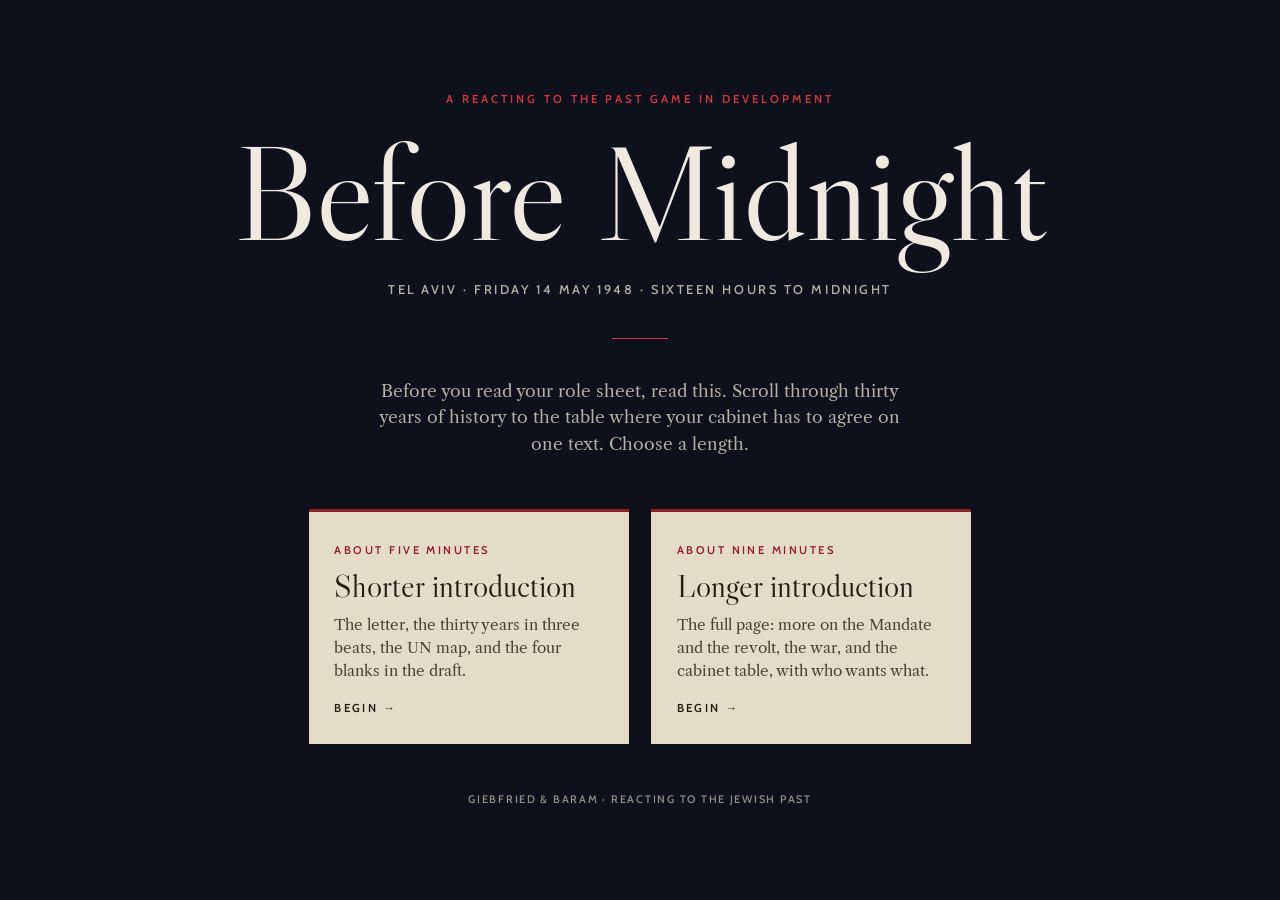
<file: index.html>
<!doctype html>
<html lang="en">
<head>
<meta charset="utf-8">
<meta name="viewport" content="width=device-width, initial-scale=1">
<title>Before Midnight</title>
<meta name="description" content="Friday, 14 May 1948. At midnight British rule in Palestine ends. Before sunset you must agree on the words that create a state. An introduction to the Reacting to the Past game Before Midnight.">
<meta name="theme-color" content="#0d111b">
<link rel="icon" href="data:image/svg+xml,%3Csvg xmlns='http://www.w3.org/2000/svg' viewBox='0 0 32 32'%3E%3Ccircle cx='16' cy='16' r='14' fill='%23882a2c'/%3E%3Cpath d='M16 6v10' stroke='%23f0e6d0' stroke-width='3'/%3E%3Cpath d='M16 16V9' stroke='%23f0e6d0' stroke-width='2'/%3E%3C/svg%3E">
<link rel="preload" href="fonts/libre-caslon-display-latin-400-normal.woff2" as="font" type="font/woff2" crossorigin>
<link rel="stylesheet" href="fonts.css">
<style>
:root {
  --ground: hsl(224 32% 8%); --ink: hsl(40 30% 91%); --dim: hsl(40 12% 68%);
  --rule: hsl(40 20% 80% / .28); --accent: hsl(357 64% 52%); --buff: hsl(42 34% 84%); --buff-ink: hsl(42 30% 10%);
  --f-display: 'Libre Caslon Display','Libre Caslon Text','Big Caslon',Georgia,serif;
  --f-body: 'Libre Caslon Text','Big Caslon',Georgia,serif;
  --f-caps: 'Cabin','Gill Sans','Gill Sans MT','Trebuchet MS',sans-serif;
}
* { box-sizing: border-box; margin: 0; }
html { background: var(--ground); }
body { min-height: 100vh; min-height: 100svh; display: flex; flex-direction: column; justify-content: center; align-items: center;
  padding: 7vh 6vw; color: var(--ink); font-family: var(--f-body); line-height: 1.55; text-align: center; }
.kick { font-family: var(--f-caps); font-weight: 600; font-size: .72rem; letter-spacing: .26em; text-transform: uppercase; color: var(--accent); }
h1 { font-family: var(--f-display); font-weight: 400; font-size: clamp(3.4rem, 1.4rem + 9vw, 8.5rem); line-height: .95; margin: 1.2rem 0 1.4rem; letter-spacing: -.01em; }
.when { font-family: var(--f-caps); font-weight: 500; font-size: .8rem; letter-spacing: .2em; text-transform: uppercase; color: var(--dim); }
.line { width: 3.5rem; height: 1px; background: var(--accent); margin: 2.4rem auto; }
.lede { max-width: 33rem; margin-inline: auto; color: var(--dim); font-size: 1.08rem; }
.pick { margin-top: 3.2rem; display: grid; grid-template-columns: repeat(2, minmax(0, 20rem)); gap: 1.4rem; justify-content: center; width: 100%; }
.pick a { display: block; text-align: left; text-decoration: none; padding: 1.5rem 1.6rem 1.6rem; background: var(--buff); color: var(--buff-ink);
  border-top: 3px solid hsl(357 64% 34%); transition: transform .25s ease, box-shadow .25s ease; }
.pick a:hover, .pick a:focus-visible { transform: translateY(-4px); box-shadow: 0 14px 30px hsl(0 0% 0% / .45); outline: none; }
.pick a:focus-visible { outline: 2px solid var(--ink); outline-offset: 3px; }
.pick .t { font-family: var(--f-caps); font-weight: 600; font-size: .7rem; letter-spacing: .22em; text-transform: uppercase; color: hsl(357 64% 34%); }
.pick .n { display: block; font-family: var(--f-display); font-size: 2rem; line-height: 1.05; margin: .55rem 0 .7rem; }
.pick .d { display: block; font-size: .95rem; line-height: 1.5; color: hsl(42 16% 24%); }
.pick .go { display: block; margin-top: 1.1rem; font-family: var(--f-caps); font-weight: 600; font-size: .72rem; letter-spacing: .2em; text-transform: uppercase; }
.fine { margin-top: 3rem; font-family: var(--f-caps); font-size: .68rem; letter-spacing: .16em; text-transform: uppercase; color: var(--dim); opacity: .8; }
@media (max-width: 720px) { .pick { grid-template-columns: 1fr; max-width: 24rem; } }
</style>
</head>
<body>
<main>
  <p class="kick">A Reacting to the Past game in Development</p>
  <h1>Before Midnight</h1>
  <p class="when">Tel Aviv · Friday 14 May 1948 · Sixteen hours to midnight</p>
  <div class="line"></div>
  <p class="lede">Before you read your role sheet, read this. Scroll through thirty years of history to the table where your cabinet has to agree on one text. Choose a length.</p>
  <nav class="pick" aria-label="Choose a version">
    <a href="shorter-introduction/index.html">
      <span class="t">About five minutes</span>
      <span class="n">Shorter introduction</span>
      <span class="d">The letter, the thirty years in three beats, the UN map, and the four blanks in the draft.</span>
      <span class="go">Begin →</span>
    </a>
    <a href="longer-introduction/index.html">
      <span class="t">About nine minutes</span>
      <span class="n">Longer introduction</span>
      <span class="d">The full page: more on the Mandate and the revolt, the war, and the cabinet table, with who wants what.</span>
      <span class="go">Begin →</span>
    </a>
  </nav>
  <p class="fine">Giebfried &amp; Baram · Reacting to the Jewish Past</p>
</main>
</body>
</html>
</file>
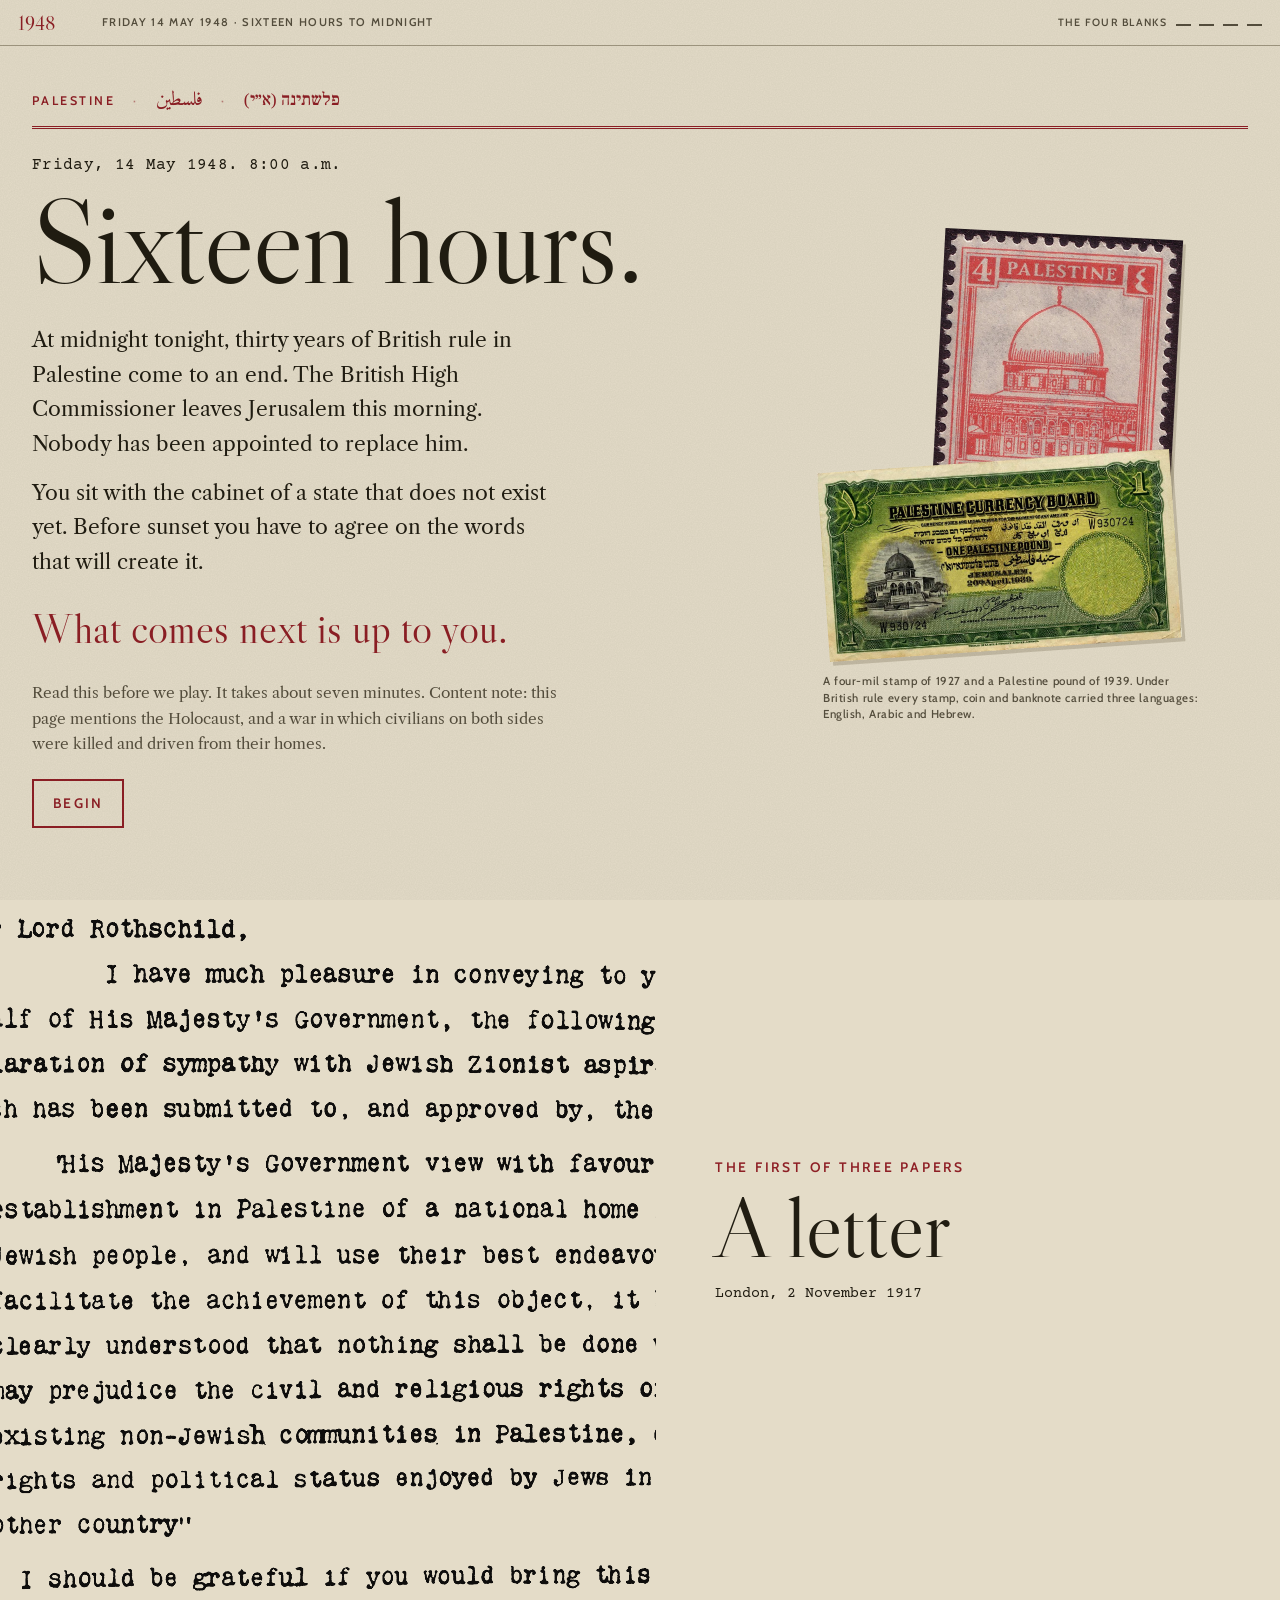
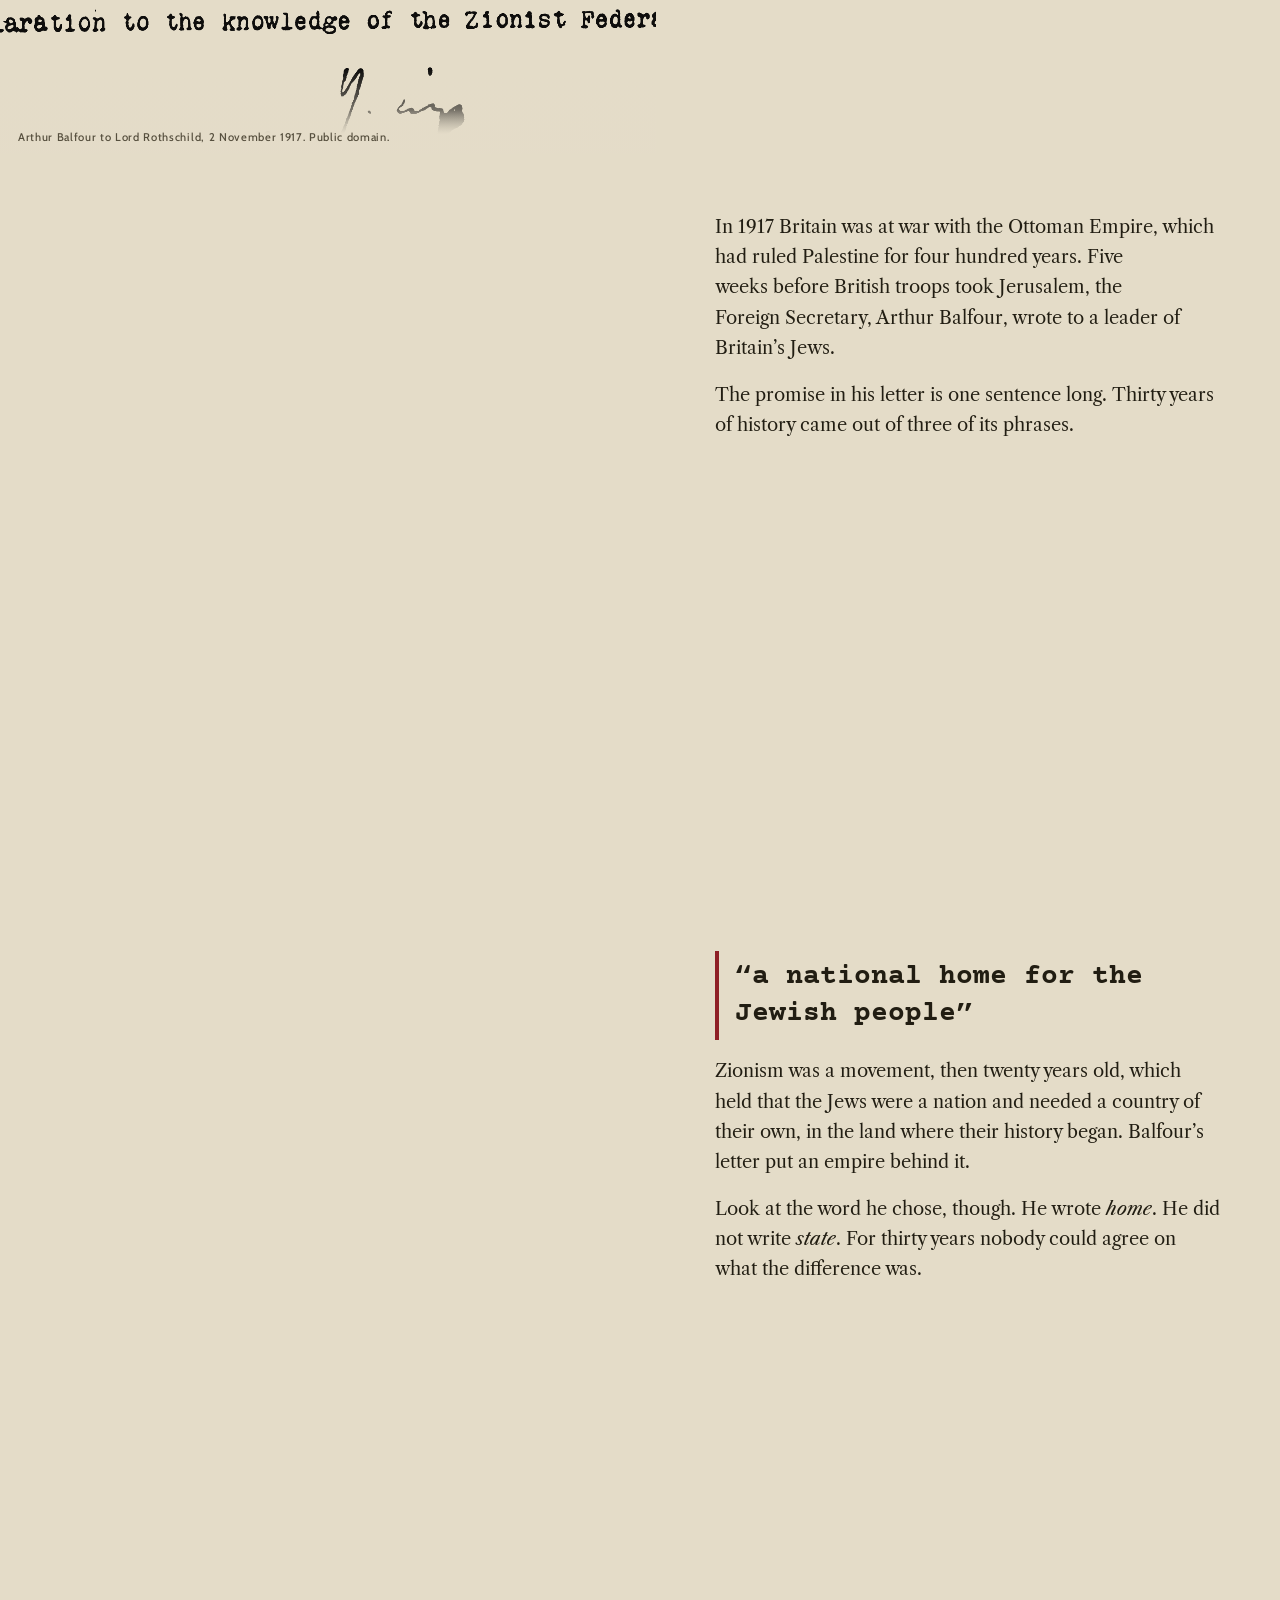
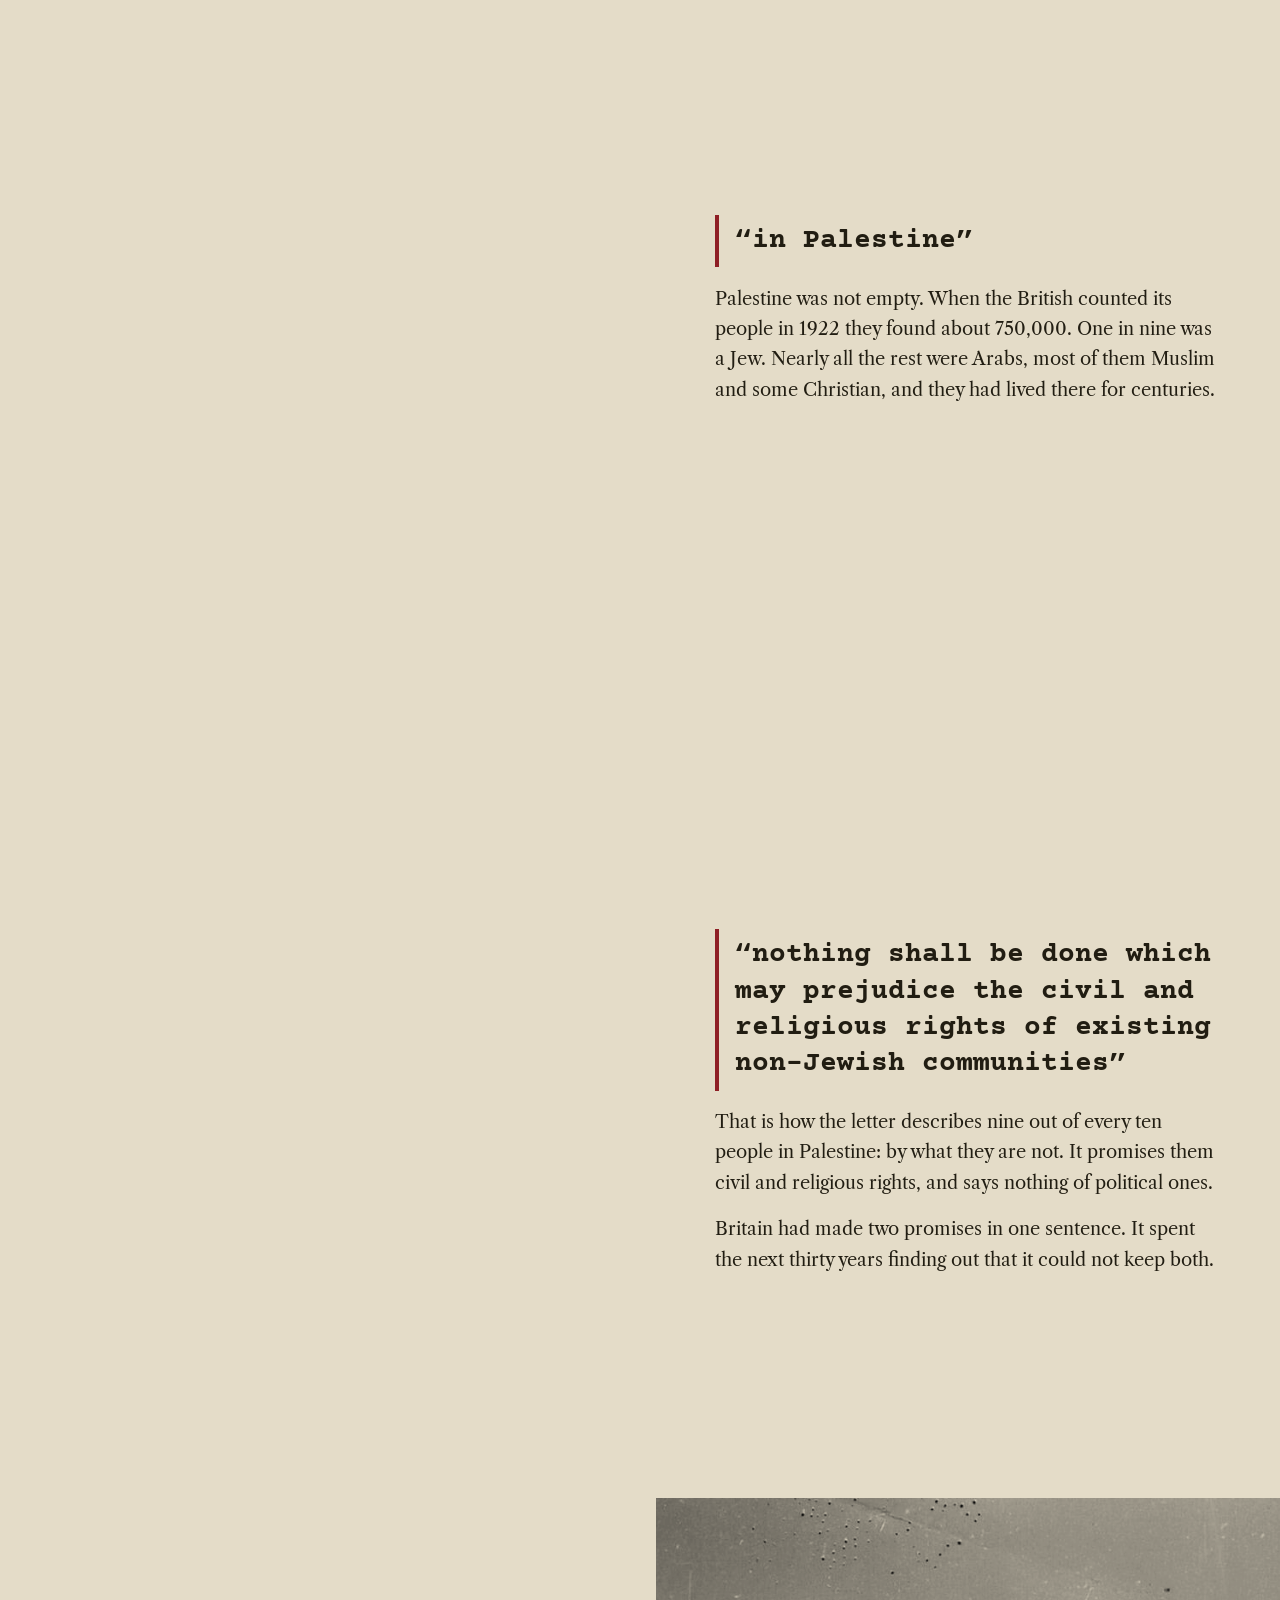
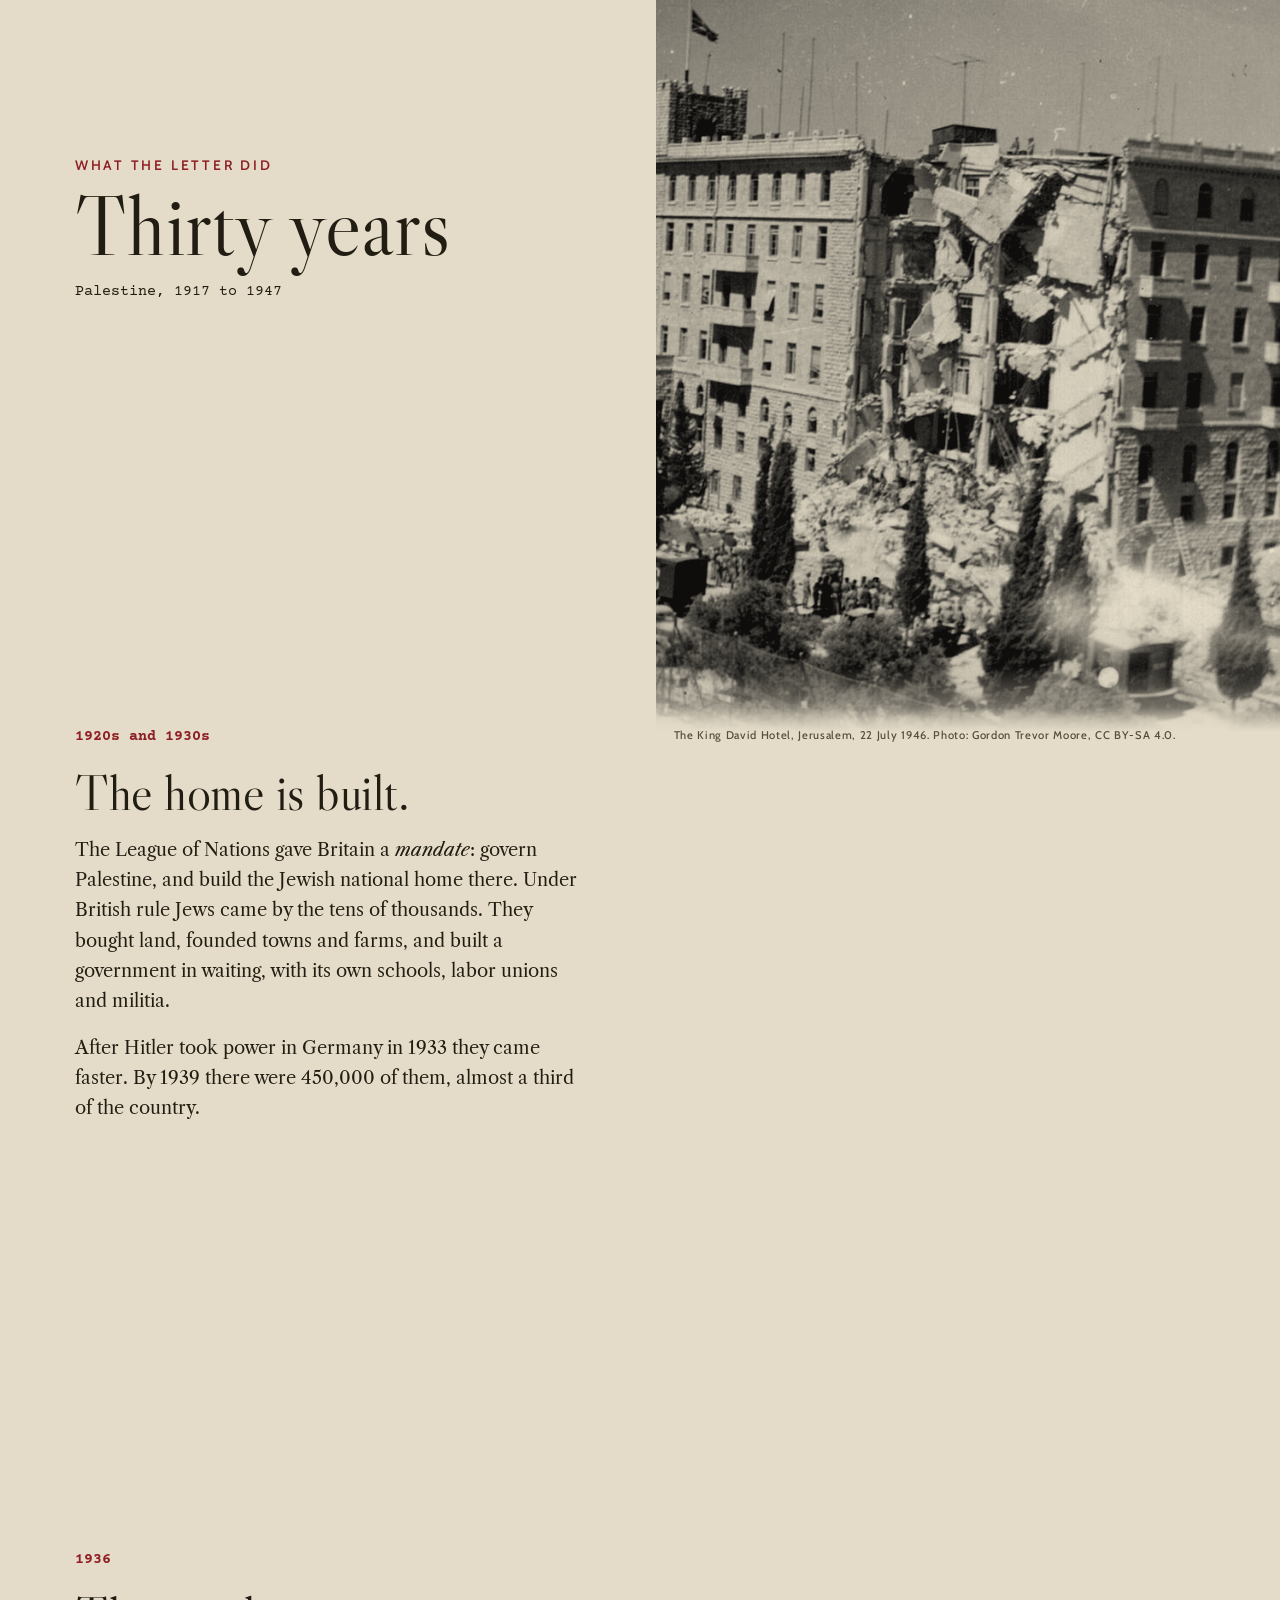
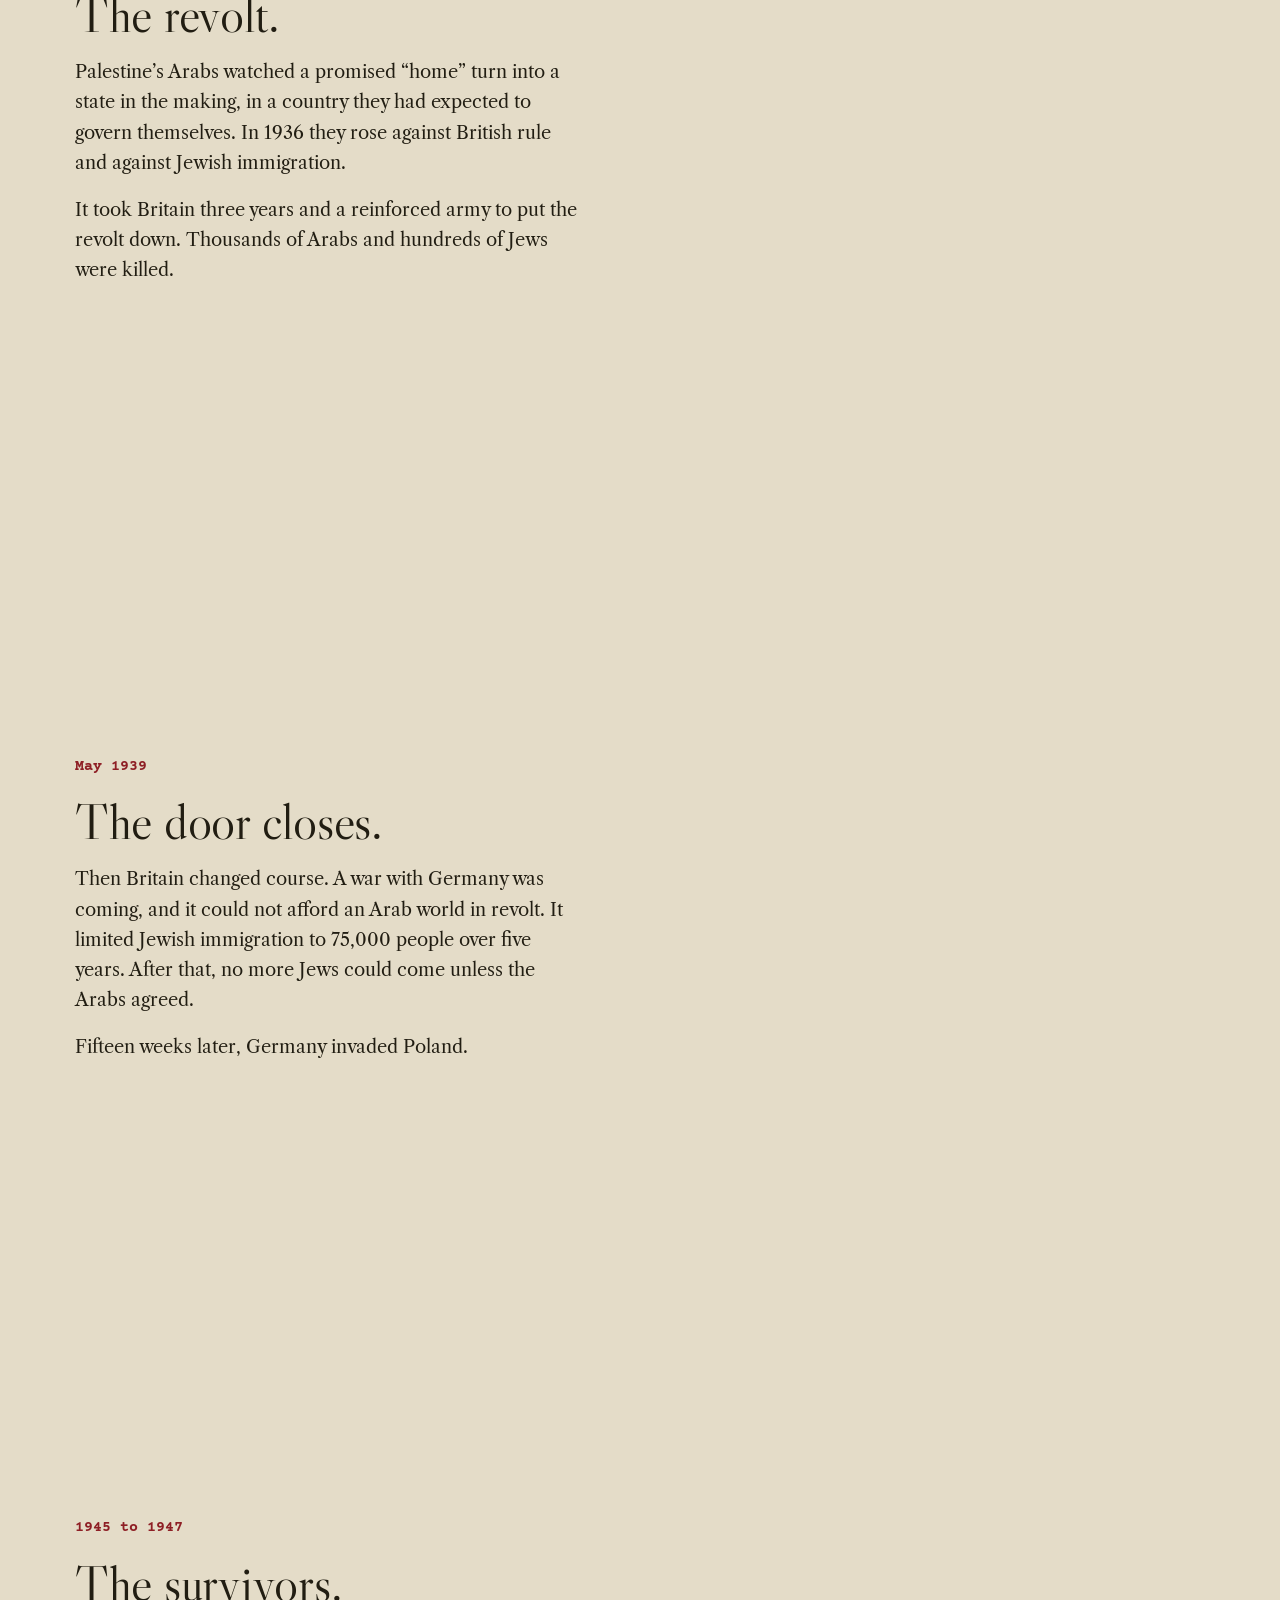
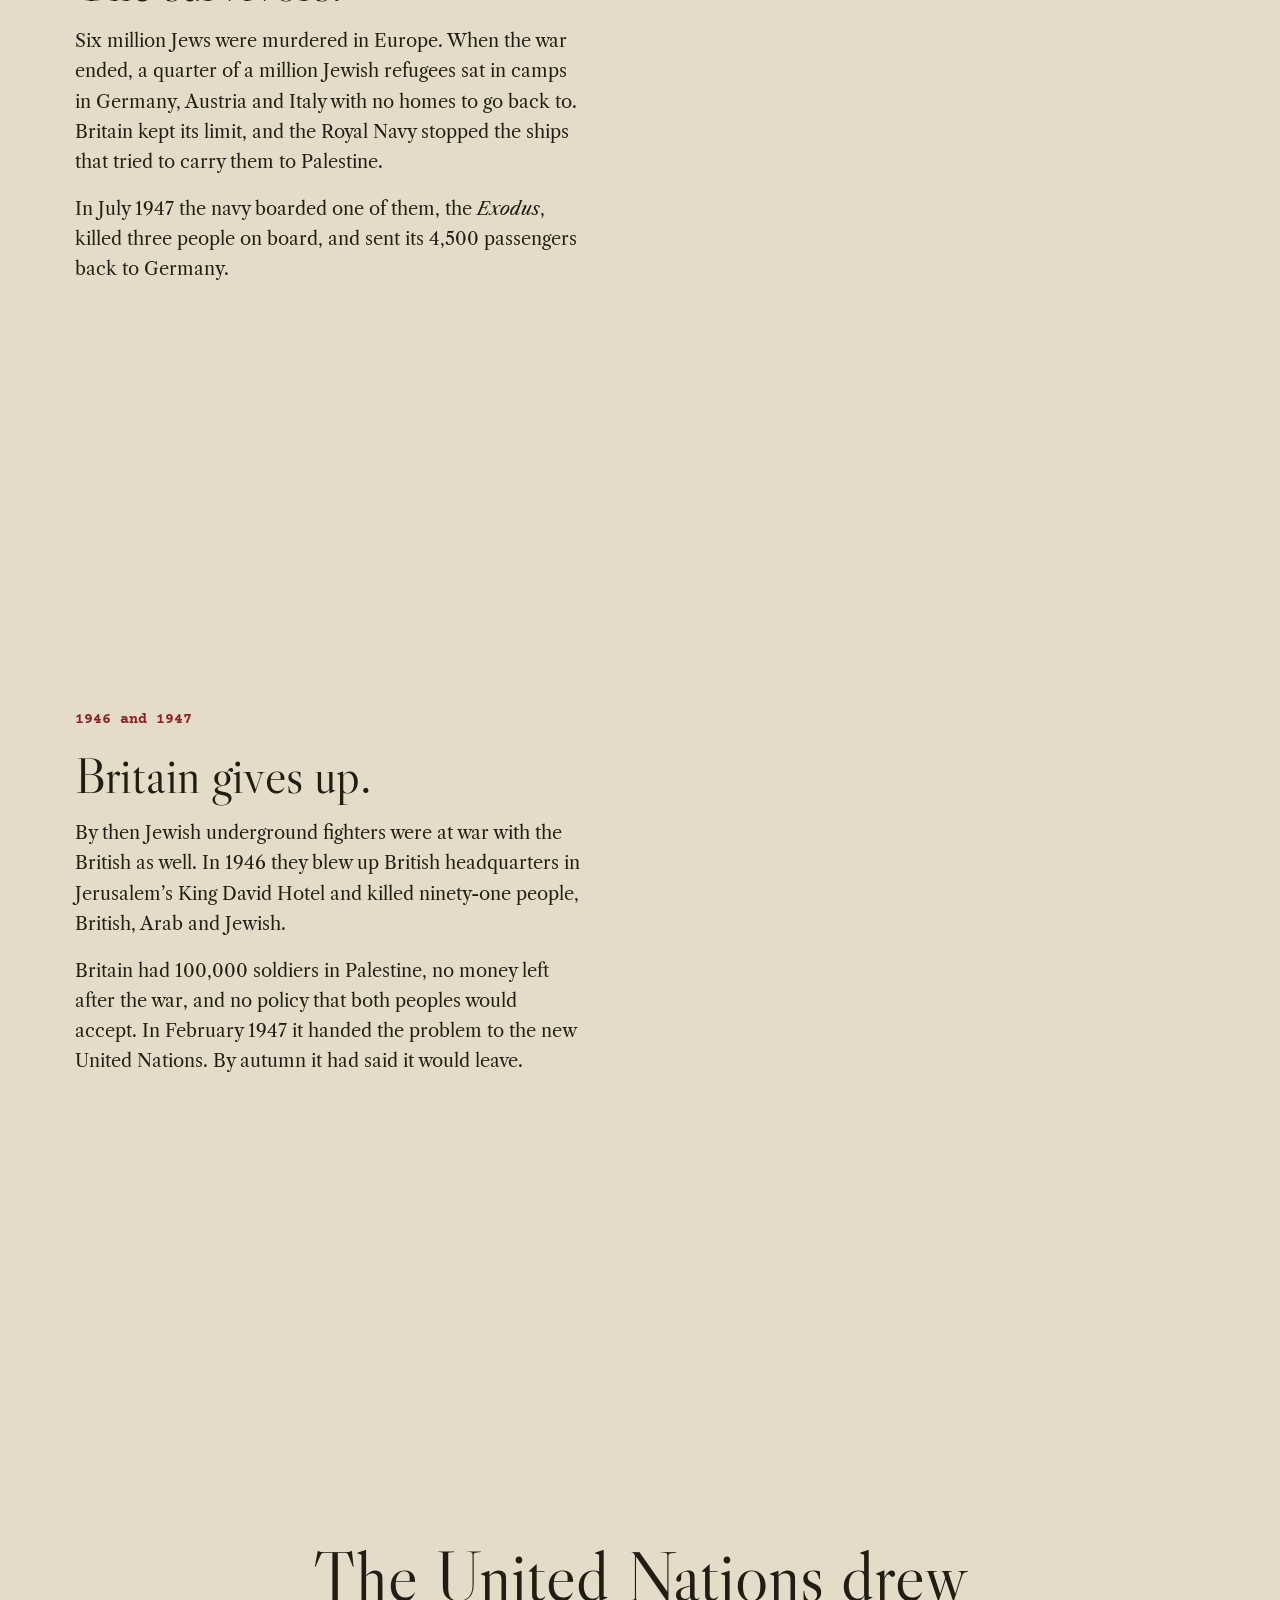
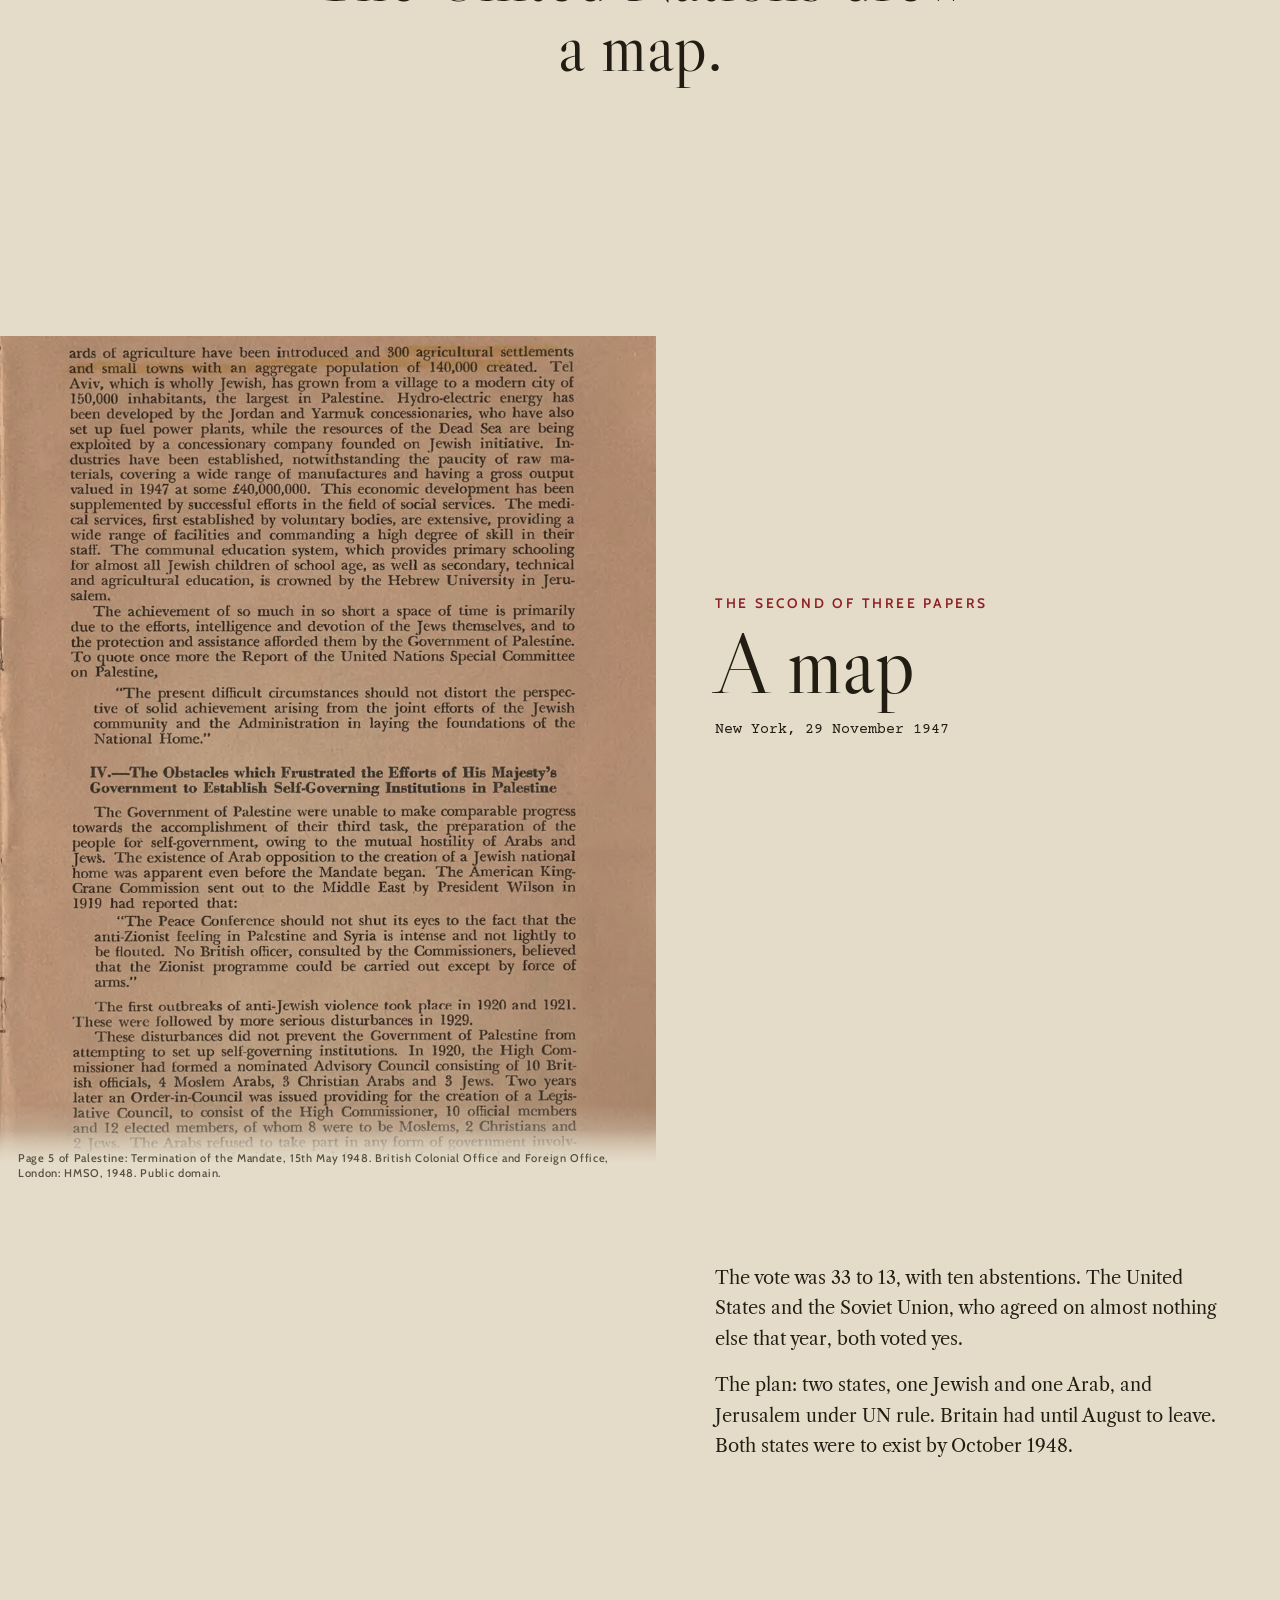
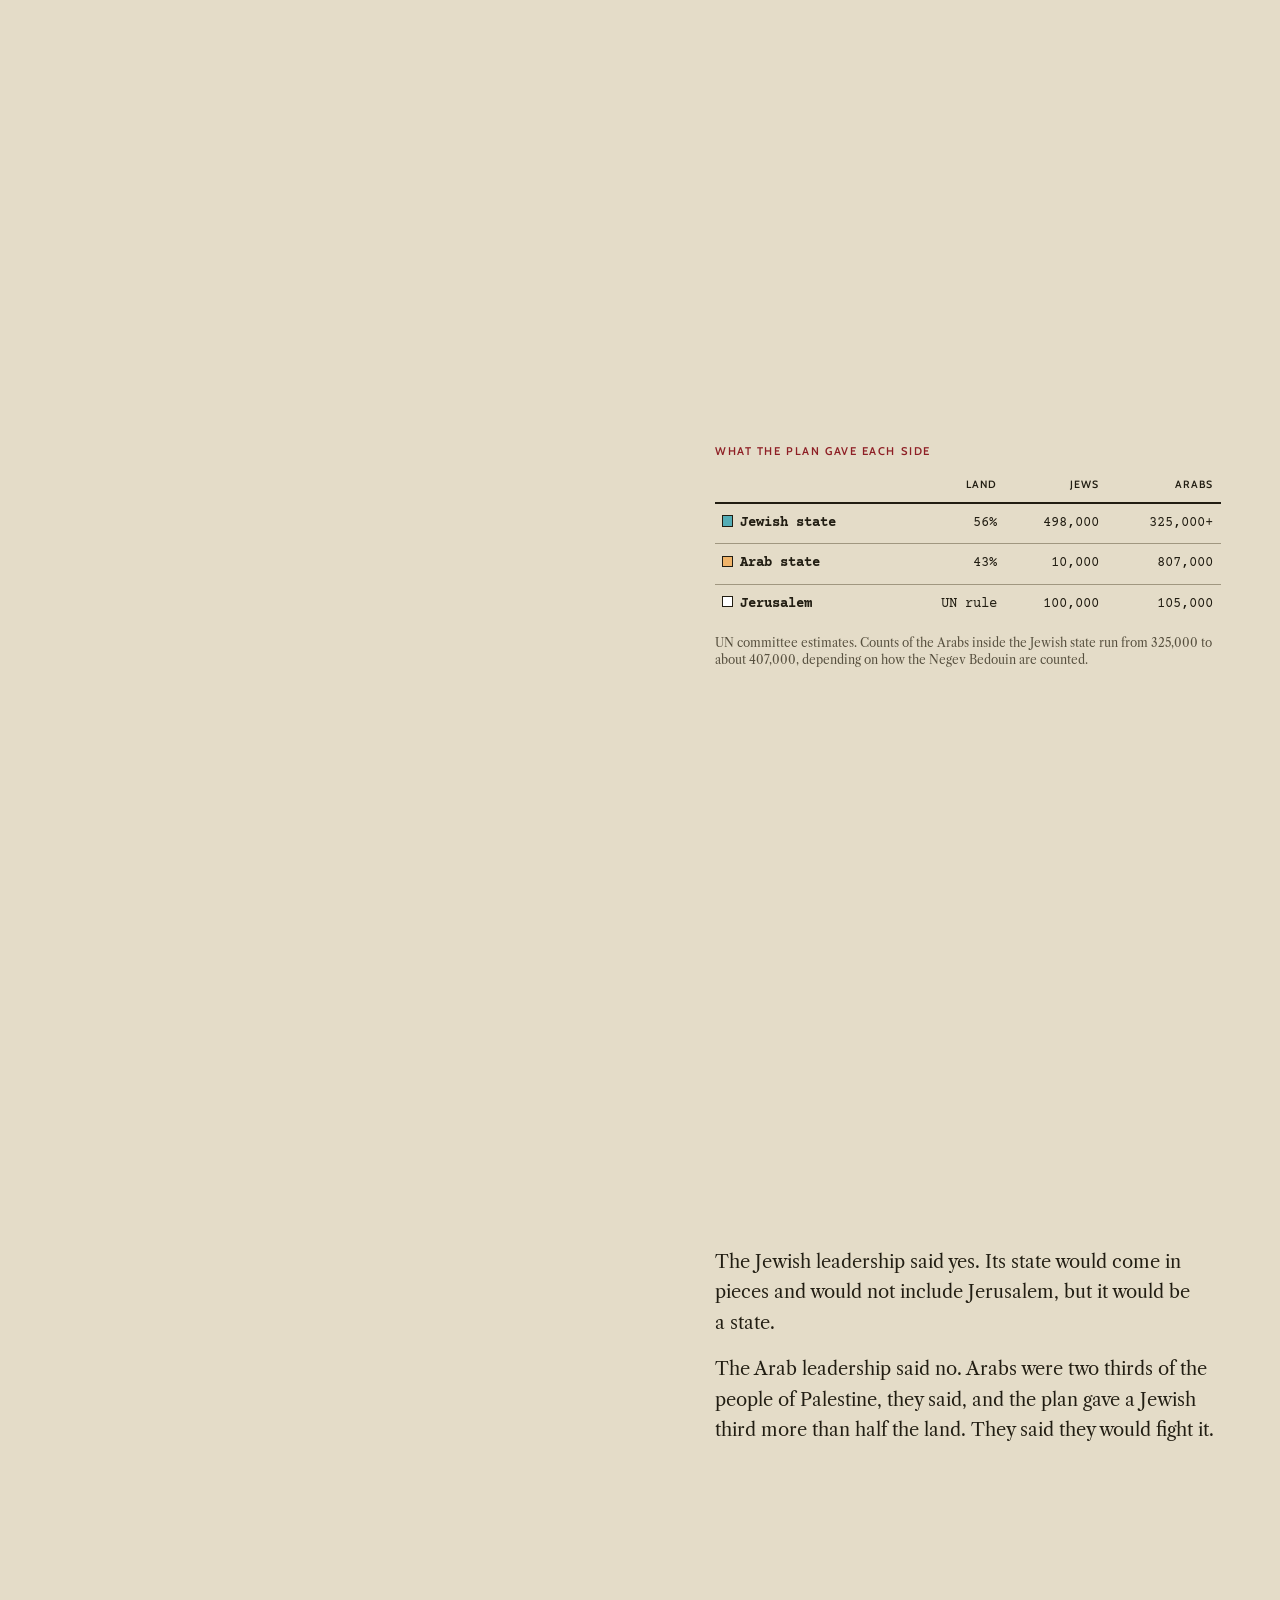
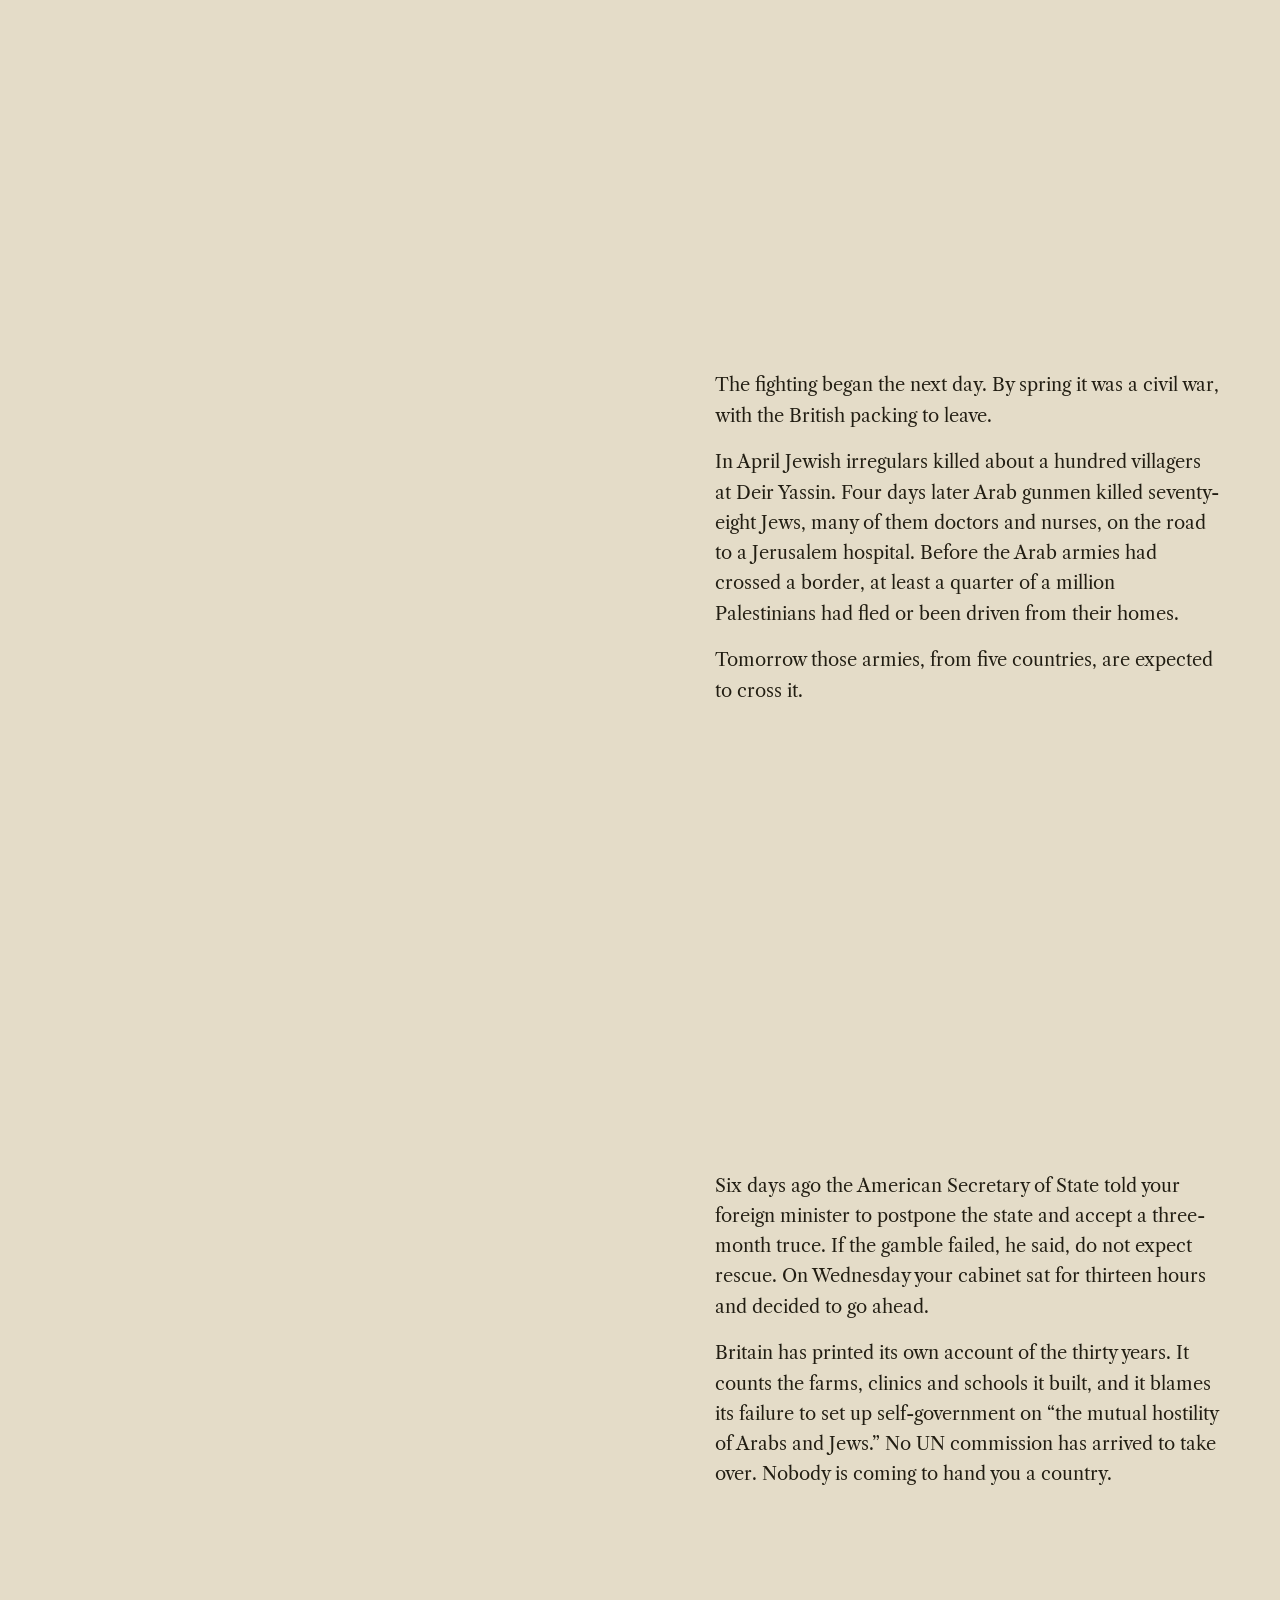
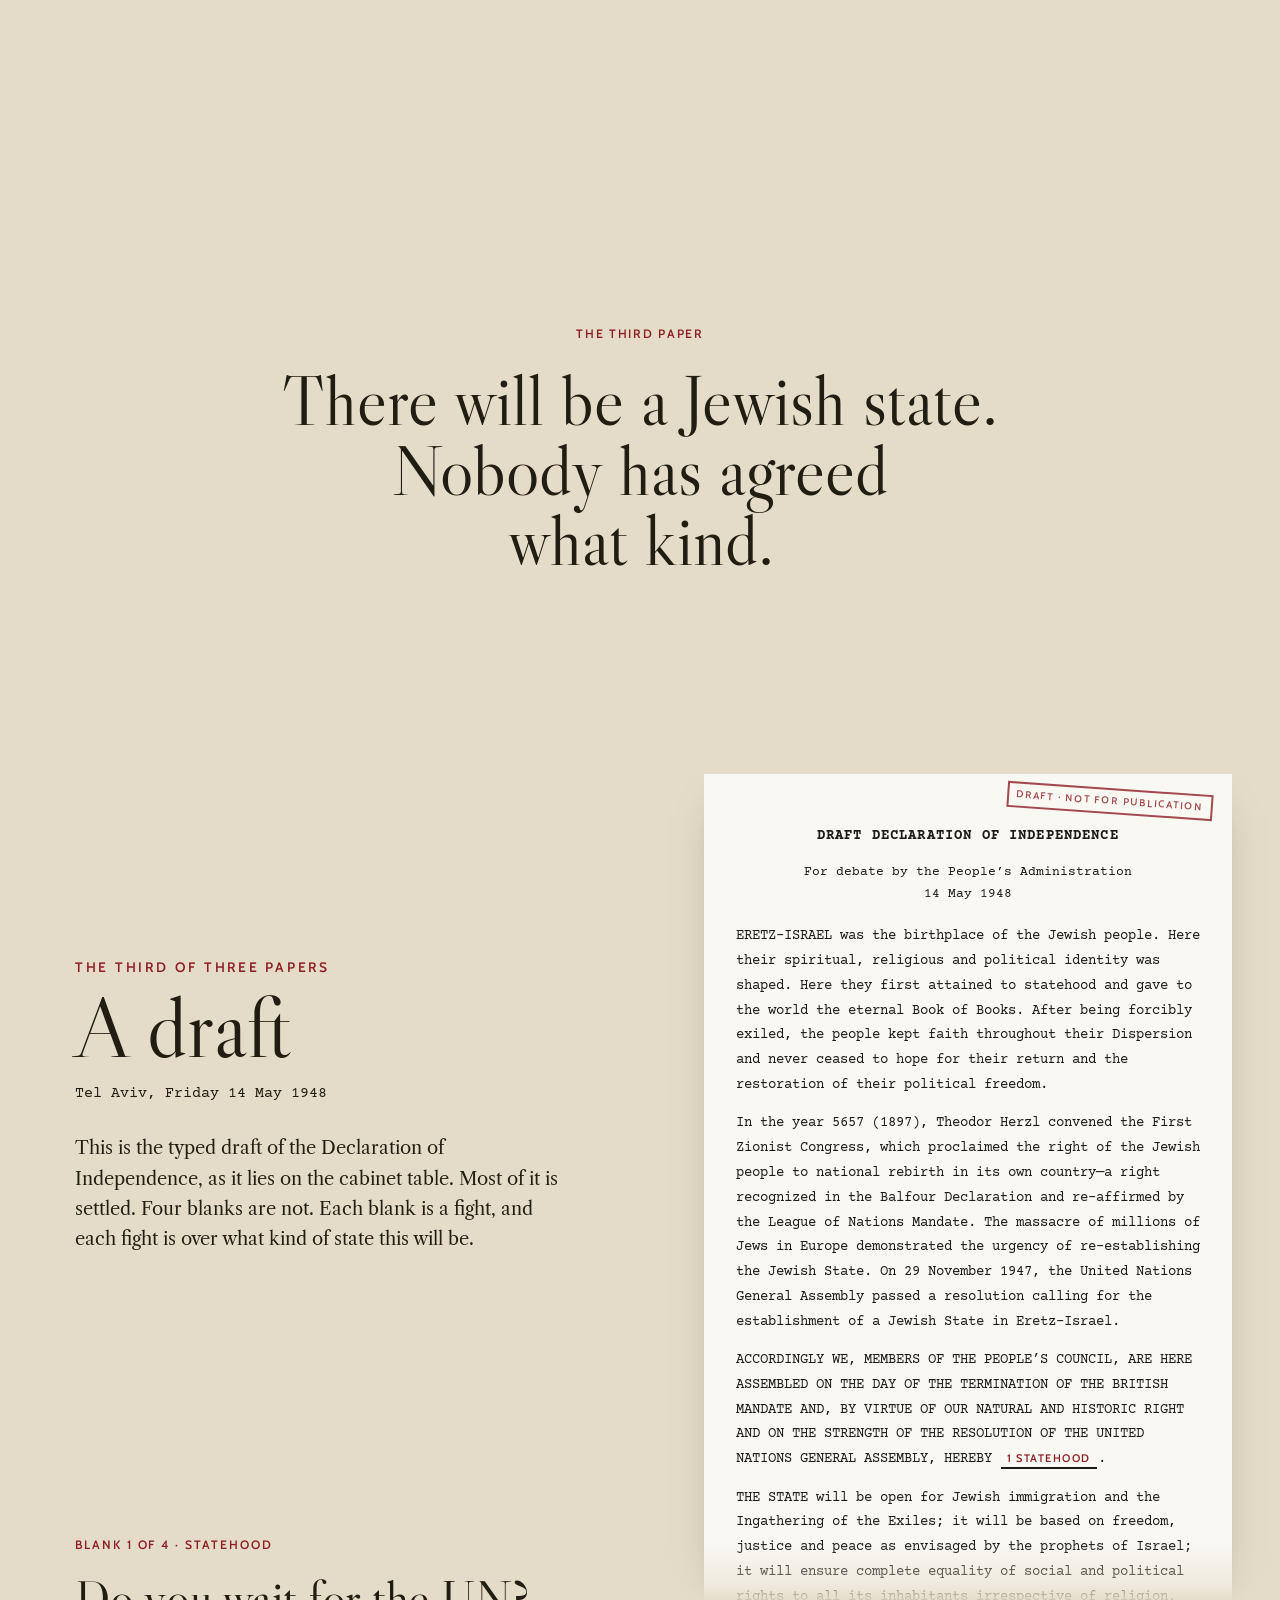
<file: longer-introduction/index.html>
<!doctype html>
<html lang="en">
<head>
<meta charset="utf-8">
<meta name="viewport" content="width=device-width, initial-scale=1">
<title>Before Midnight · Longer introduction</title>
<meta name="description" content="Friday, 14 May 1948. At midnight British rule in Palestine ends. Before sunset you must agree on the words that create a state. A seven-minute introduction to the Reacting to the Past game Before Midnight.">
<meta name="theme-color" content="#dccfaa">
<link rel="icon" href="data:image/svg+xml,%3Csvg xmlns='http://www.w3.org/2000/svg' viewBox='0 0 32 32'%3E%3Ccircle cx='16' cy='16' r='14' fill='%23882a2c'/%3E%3Cpath d='M16 6v10' stroke='%23f0e6d0' stroke-width='3'/%3E%3Cpath d='M16 16V9' stroke='%23f0e6d0' stroke-width='2'/%3E%3C/svg%3E">
<link rel="preload" href="shared/fonts/libre-caslon-text-latin-400-normal.woff2" as="font" type="font/woff2" crossorigin>
<link rel="preload" href="shared/fonts/libre-caslon-display-latin-400-normal.woff2" as="font" type="font/woff2" crossorigin>
<link rel="stylesheet" href="shared/fonts.css">
<link rel="stylesheet" href="shared/engine.css">
<style>
/* THEME: British Mandate officialdom, 1948.
   Buff government paper whose tint moves from paper to paper (letter, map, draft), Post Office red as the one accent,
   Caslon for text, a Johnston/Gill relative for labels, a typewriter for every document. The last section goes dark. */
@property --hue { syntax: '<number>'; inherits: true; initial-value: 42; }
@property --sat { syntax: '<percentage>'; inherits: true; initial-value: 34%; }
:root {
  --hue: 42; --sat: 34%; --rail: 46px;
  --ground: hsl(var(--hue) var(--sat) 84%);
  --paper: hsl(var(--hue) calc(var(--sat) + 6%) 91%);
  --ink: hsl(var(--hue) 30% 10%);
  --dim: hsl(var(--hue) 16% 29%);
  --rule: hsl(var(--hue) 24% 30% / .5);
  --accent: hsl(357 64% 34%);
  --f-display: 'Libre Caslon Display', 'Libre Caslon Text', 'Big Caslon', Georgia, serif;
  --f-body: 'Libre Caslon Text', 'Big Caslon', Georgia, serif;
  --f-caps: 'Cabin', 'Gill Sans', 'Gill Sans MT', 'Trebuchet MS', sans-serif;
  --f-type: 'Courier Prime', 'Courier New', monospace;
  --plate-filter: grayscale(1) contrast(1.2) brightness(1.04);
  transition: --hue 1.4s ease, --sat 1.4s ease;
}
:root.night {
  --ground: hsl(224 32% 8%);
  --paper: hsl(224 24% 13%);
  --ink: hsl(40 30% 91%);
  --dim: hsl(40 12% 68%);
  --rule: hsl(40 20% 80% / .28);
  --accent: hsl(357 68% 63%);
}
body { font-size: clamp(1rem, .93rem + .3vw, 1.14rem); line-height: 1.66; }
/* a little paper tooth over everything */
body::before { content: ''; position: fixed; inset: 0; z-index: 50; pointer-events: none; opacity: .055; background-image: url("data:image/svg+xml;utf8,<svg xmlns='http://www.w3.org/2000/svg' width='240' height='240'><filter id='n'><feTurbulence type='fractalNoise' baseFrequency='.85' numOctaves='2' stitchTiles='stitch'/><feColorMatrix values='0 0 0 0 0  0 0 0 0 0  0 0 0 0 0  0 0 0 1 0'/></filter><rect width='100%' height='100%' filter='url(%23n)'/></svg>"); }

/* the trilingual strip that ran across every Mandate stamp, coin and banknote */
.tri { display: flex; gap: 1.1rem; align-items: baseline; flex-wrap: wrap; font-family: var(--f-caps); font-weight: 600; letter-spacing: .2em; text-transform: uppercase; font-size: .78rem; color: var(--accent); padding-bottom: .7rem; border-bottom: 3px double var(--accent); }
.tri span[lang] { letter-spacing: 0; text-transform: none; font-weight: 400; }
.tri span[lang=ar] { font-family: 'Amiri', 'Geeza Pro', serif; font-size: 1.25rem; }
.tri span[lang=he] { font-family: 'Frank Ruhl Libre', 'Times New Roman', serif; font-size: 1.1rem; font-weight: 500; }
.tri .sep { opacity: .5; }

/* cold open */
.hero-in { display: grid; grid-template-columns: minmax(0, 1.2fr) minmax(0, .8fr); gap: clamp(1.5rem, 4vw, 4.5rem); align-items: center; }
.hero .when { margin-top: 1.4rem; font-family: var(--f-type); font-size: 1rem; letter-spacing: .02em; }
.hero h1 { margin-top: .6rem; font-size: clamp(3.2rem, 1rem + 8vw, 7.4rem); line-height: .9; letter-spacing: -.01em; }
.hero .lede { margin-top: 1.8rem; max-width: 33rem; font-size: 1.14em; }
.hero .lede + .lede { margin-top: .9rem; }
.hero .yours { margin-top: 1.6rem; font-family: var(--f-display); font-size: clamp(1.7rem, 1.2rem + 1.8vw, 2.7rem); line-height: 1.1; color: var(--accent); }
.hero .cn { margin-top: 1.8rem; max-width: 33rem; font-size: .84em; color: var(--dim); }
.hero .down { margin-top: 1.4rem; display: inline-block; font-family: var(--f-caps); text-transform: uppercase; letter-spacing: .16em; font-weight: 600; font-size: .86rem; text-decoration: none; padding: .7rem 1.2rem; border: 2px solid var(--accent); transition: background .25s, color .25s; }
.hero .down:hover, .hero .down:focus-visible { background: var(--accent); color: var(--paper); }
.objs { position: relative; justify-self: center; width: min(100%, 24rem); }
.objs img { height: auto; }
.objs .stamp { display: block; width: 62%; margin-left: 30%; transform: rotate(3deg); box-shadow: 3px 4px 0 hsl(var(--hue) 24% 30% / .25); }
.objs .note { display: block; width: 92%; margin-top: -14%; transform: rotate(-4deg); box-shadow: 3px 4px 0 hsl(var(--hue) 24% 30% / .25); position: relative; }
.objs figcaption { margin-top: 1.4rem; font-family: var(--f-caps); letter-spacing: .05em; font-size: .72rem; line-height: 1.45; color: var(--dim); }
@media (max-width: 820px) { .hero-in { grid-template-columns: minmax(0, 1fr); } .objs { width: min(100%, 17rem); } }

.opener .num { font-family: var(--f-caps); font-weight: 600; text-transform: uppercase; letter-spacing: .2em; font-size: .86rem; color: var(--accent); }
.opener h2 { font-size: clamp(3rem, 1.8rem + 4.4vw, 5.6rem); line-height: .94; }
.opener .where { font-family: var(--f-type); font-size: .95rem; margin-top: .4rem; }
.opener .after { margin-top: 1.2rem; max-width: 31rem; }

/* a phrase quoted from a document: set in typewriter, as on the page it comes from */
.phrase { font-family: var(--f-type); font-weight: 700; font-size: clamp(1.25rem, 1.05rem + .9vw, 1.75rem); line-height: 1.3; padding: .5rem 0 .5rem 1rem; border-left: 4px solid var(--accent); }
.beat .big { letter-spacing: -.005em; }
.beat .yr { font-family: var(--f-type); font-size: .95rem; color: var(--accent); font-weight: 700; }
.inter .hh { font-family: var(--f-display); font-size: clamp(2.4rem, 1.5rem + 3.6vw, 4.6rem); line-height: 1; }
.inter .lab { margin-bottom: .4rem; }

/* section III: the annex table */
.annex { width: 100%; border-collapse: collapse; font-family: var(--f-type); font-size: .88rem; margin-top: .2rem; }
.annex caption { text-align: left; font-family: var(--f-caps); text-transform: uppercase; letter-spacing: .14em; font-size: .7rem; font-weight: 600; color: var(--accent); padding-bottom: .5rem; }
.annex th, .annex td { text-align: right; padding: .5rem .45rem; border-top: 1px solid var(--rule); white-space: nowrap; }
.annex thead th { border-top: 0; border-bottom: 2px solid var(--ink); font-family: var(--f-caps); font-size: .66rem; letter-spacing: .1em; text-transform: uppercase; font-weight: 600; }
.annex tbody th { text-align: left; font-weight: 700; white-space: nowrap; }
@media (max-width: 480px) { .annex { font-size: .74rem; } .annex th, .annex td { padding: .5rem .25rem; } .annex thead th { font-size: .58rem; } }
.annex tfoot td { border: 0; text-align: left; font-family: var(--f-body); font-size: .74rem; color: var(--dim); white-space: normal; padding: .7rem 0 0; line-height: 1.45; }
.sw { display: inline-block; width: .8em; height: .8em; margin-right: .5em; border: 1px solid var(--ink); vertical-align: -.05em; }
.sw.j { background: hsl(185 40% 52%); } .sw.a { background: hsl(33 82% 68%); } .sw.l { background: #fff; }

/* section IV: the typed draft, as the stage, and the options, as the column */
.sheet { width: min(94%, 33rem); padding: 3.1rem 2rem 3rem; background: hsl(48 36% 96.5%); color: #1d1b17; font-family: var(--f-type); font-size: clamp(.72rem, .6rem + .38vw, .9rem); line-height: 1.72; box-shadow: 0 1px 0 rgba(40,30,10,.12), 0 18px 40px -22px rgba(40,30,10,.55); }
.sheet .hd { text-align: center; font-weight: 700; letter-spacing: .08em; }
.sheet .sub { text-align: center; font-size: .9em; margin-bottom: 1.2rem; }
.sheet p + p { margin-top: .95em; }
.sheet .stamp { position: absolute; top: .9rem; right: 1.2rem; transform: rotate(4deg); font-family: var(--f-caps); font-weight: 600; font-size: .62rem; letter-spacing: .18em; text-transform: uppercase; color: hsl(357 64% 34%); border: 2px solid hsl(357 64% 34%); padding: .15rem .45rem; opacity: .8; }
.sheet .blank { display: inline-block; min-width: 7.5em; text-align: center; border-bottom: 2px solid #1d1b17; font-family: var(--f-caps); font-weight: 600; font-size: .76em; letter-spacing: .14em; text-transform: uppercase; color: hsl(357 64% 34%); line-height: 1.55; padding: 0 .55em; margin: 0 .1em; transition: background .5s, box-shadow .5s, border-color .5s; }
.sheet .blank.seen { border-bottom-color: hsl(357 64% 34%); }
.sheet .blank.now { background: hsl(357 64% 34% / .12); box-shadow: 0 0 0 2px hsl(357 64% 34%); }
.sheet .hl { transition: background .6s; }
.sheet .hl.now { background: hsl(50 95% 70% / .6); }

.kick { font-family: var(--f-caps); text-transform: uppercase; letter-spacing: .16em; font-size: .76rem; font-weight: 600; color: var(--accent); }
.opts { display: flex; flex-direction: column; gap: 1.05rem; margin-top: .2rem; }
.opts .o { font-family: var(--f-type); font-weight: 700; font-size: .98rem; line-height: 1.35; padding-left: .9rem; border-left: 3px solid var(--accent); }
.opts .c { margin-top: .25rem; font-size: .94em; line-height: 1.5; padding-left: calc(.9rem + 3px); }
.who { font-size: .92em; line-height: 1.5; color: var(--dim); border-top: 1px solid var(--rule); padding-top: .8rem; }
.who b { font-family: var(--f-caps); text-transform: uppercase; letter-spacing: .12em; font-size: .7rem; color: var(--accent); font-weight: 600; margin-right: .5em; }

/* section V: the table */
.tablesec { padding-block: 16vh 14vh; }
.tablesec .in { max-width: 70rem; margin-inline: auto; }
.tablesec h2 { font-size: clamp(3rem, 1.8rem + 4.4vw, 5.6rem); line-height: .94; margin-top: .4rem; }
.tablesec .intro { margin-top: 1.4rem; max-width: 36rem; font-size: 1.08em; }
.cast { display: grid; grid-template-columns: repeat(4, minmax(0, 1fr)); gap: 1.1rem; margin-top: 2.4rem; }
@media (max-width: 1000px) { .cast { grid-template-columns: repeat(2, minmax(0, 1fr)); } }
@media (max-width: 560px) { .cast { grid-template-columns: minmax(0, 1fr); } }
.party { background: var(--paper); border: 1px solid var(--rule); padding: 1.1rem 1.2rem 1.3rem; display: flex; flex-direction: column; gap: .75rem; box-shadow: 3px 4px 0 hsl(var(--hue) 24% 30% / .18); }
.party h3 { font-family: var(--f-caps); font-weight: 600; text-transform: uppercase; letter-spacing: .16em; font-size: .8rem; color: var(--accent); border-bottom: 3px double var(--accent); padding-bottom: .55rem; }
.party li { font-family: var(--f-type); font-size: .84rem; line-height: 1.4; padding: .16rem 0; }
.party li b { font-weight: 700; }
.party p { font-size: .9em; line-height: 1.5; }
.rules { margin-top: 2.4rem; display: grid; grid-template-columns: repeat(2, minmax(0, 1fr)); gap: clamp(1.2rem, 4vw, 3.5rem); max-width: 62rem; }
@media (max-width: 760px) { .rules { grid-template-columns: minmax(0, 1fr); } }
.rules .lab { margin-bottom: .35rem; }

/* the closing address, after dark */
.midnight { min-height: 100svh; display: grid; align-items: center; padding-block: 18vh 14vh; }
.close { max-width: 46rem; margin-inline: auto; display: flex; flex-direction: column; gap: 1.7rem; }
.close p { font-family: var(--f-display); font-size: clamp(1.75rem, 1.1rem + 2.7vw, 3.3rem); line-height: 1.12; text-wrap: balance; }
.close .quiet { color: var(--dim); }
.close .last { color: var(--accent); }
.close .go { margin-top: 1.4rem; font-family: var(--f-caps); text-transform: uppercase; letter-spacing: .2em; font-weight: 600; font-size: .84rem; color: var(--dim); }
</style>
<noscript><style>.plate:first-of-type { opacity: .94; }</style></noscript>
</head>
<body id="top">
<a class="skip" href="#letter">Skip to the text</a>

<div class="rail gut">
  <span class="yr" id="railYr">1948</span>
  <span class="ck">Friday 14 May 1948 · sixteen hours to midnight</span>
  <div class="trk" aria-hidden="true"><span>The four blanks</span><i></i><i></i><i></i><i></i></div>
  <div class="bar" id="railBar"></div>
</div>

<main>

<!-- 0. COLD OPEN -->
<header class="hero gut" data-hue="42" data-yr="1948">
  <div class="wrap">
    <div class="tri"><span>Palestine</span><span class="sep">·</span><span lang="ar" dir="rtl">فلسطين</span><span class="sep">·</span><span lang="he" dir="rtl">פלשתינה (א״י)</span></div>
    <div class="hero-in">
      <div>
        <p class="when">Friday, 14 May 1948. 8:00 a.m.</p>
        <h1>Sixteen hours.</h1>
        <p class="lede">At midnight tonight, thirty years of British rule in Palestine come to an end. The British High Commissioner leaves Jerusalem this morning. Nobody has been appointed to replace him.</p>
        <p class="lede">You sit with the cabinet of a state that does not exist yet. Before sunset you have to agree on the words that will create it.</p>
        <p class="yours">What comes next is up to you.</p>
        <p class="cn">Read this before we play. It takes about seven minutes. Content note: this page mentions the Holocaust, and a war in which civilians on both sides were killed and driven from their homes.</p>
        <a class="down" href="#letter">Begin</a>
      </div>
      <figure class="objs">
        <img class="stamp" src="assets/stamp_1927.jpg" width="900" height="1060" alt="A red four-mil postage stamp showing the Dome of the Rock, lettered Palestine in English, Hebrew and Arabic.">
        <img class="note" src="assets/pound_1939.jpg" width="1100" height="590" alt="A green one-pound note of the Palestine Currency Board, 1939, printed in English, Arabic and Hebrew.">
        <figcaption>A four-mil stamp of 1927 and a Palestine pound of 1939. Under British rule every stamp, coin and banknote carried three languages: English, Arabic and Hebrew.</figcaption>
      </figure>
    </div>
  </div>
</header>

<!-- I. THE FIRST PAPER: A LETTER -->
<section class="scene split" id="letter" data-hue="42">
  <div class="stage">
    <img class="plate contain" data-id="letter" data-cap="Arthur Balfour to Lord Rothschild, 2 November 1917. Public domain." src="assets/balfour_letter_1917.jpg" alt="A typed letter on Foreign Office paper, dated November 2nd, 1917, signed by Arthur James Balfour.">
    <img class="plate" data-id="street" data-cap="David Street, inside the Jaffa Gate, Jerusalem, about 1920. Matson Collection, Library of Congress." src="assets/david_street_1920.jpg" loading="lazy" alt="A Jerusalem street around 1920: shop awnings, a horse cart, women in white veils walking past.">
    <div class="cap"></div>
  </div>
  <div class="col gut">
    <header class="opener" data-plate="letter" data-fx="50" data-fy="20" data-yr="1917">
      <div class="num">The first of three papers</div>
      <h2>A letter</h2>
      <p class="where">London, 2 November 1917</p>
    </header>

    <article class="beat rv" data-plate="letter" data-fx="50" data-fy="22" data-fs="1" data-yr="1917">
      <p>In 1917 Britain was at war with the Ottoman Empire, which had ruled Palestine for four hundred years. Five weeks before British troops took Jerusalem, the Foreign Secretary, Arthur Balfour, wrote to a leader of Britain’s Jews.</p>
      <p>The promise in his letter is one sentence long. Thirty years of history came out of three of its phrases.</p>
    </article>

    <article class="beat rv" data-plate="letter" data-fx="45" data-fy="40" data-fs="1.5" data-yr="1917">
      <p class="phrase">“a national home for the Jewish people”</p>
      <p>Zionism was a movement, then twenty years old, which held that the Jews were a nation and needed a country of their own, in the land where their history began. Balfour’s letter put an empire behind it.</p>
      <p>Look at the word he chose, though. He wrote <em>home</em>. He did not write <em>state</em>. For thirty years nobody could agree on what the difference was.</p>
    </article>

    <article class="beat rv" data-plate="street" data-fx="55" data-fy="55" data-fs="1.06" data-yr="1922">
      <p class="phrase">“in Palestine”</p>
      <p>Palestine was not empty. When the British counted its people in 1922 they found about 750,000. One in nine was a Jew. Nearly all the rest were Arabs, most of them Muslim and some Christian, and they had lived there for centuries.</p>
    </article>

    <article class="beat rv" data-plate="letter" data-fx="45" data-fy="54" data-fs="1.5" data-yr="1917">
      <p class="phrase">“nothing shall be done which may prejudice the civil and religious rights of existing non-Jewish communities”</p>
      <p>That is how the letter describes nine out of every ten people in Palestine: by what they are not. It promises them civil and religious rights, and says nothing of political ones.</p>
      <p>Britain had made two promises in one sentence. It spent the next thirty years finding out that it could not keep both.</p>
    </article>
  </div>
</section>

<!-- II. THIRTY YEARS -->
<section class="scene split flip" id="thirty" data-hue="34" data-sat="38">
  <div class="stage">
    <img class="plate" data-id="gate" data-cap="British soldiers at the Jaffa Gate, Jerusalem, April 1920. American Colony Photo Department, Library of Congress." src="assets/jaffa_gate_1920.jpg" loading="lazy" alt="British soldiers in an open car with a mounted machine gun beside the walls of Jerusalem.">
    <img class="plate" data-id="revolt" data-cap="British troops parade through Jerusalem during the Arab revolt, 1936. Matson Collection, Library of Congress." src="assets/troops_1936.jpg" loading="lazy" alt="A column of British soldiers marching behind a band along the wall of Jerusalem's Old City.">
    <img class="plate" data-id="paper" data-cap="Jews in Jerusalem protest the White Paper, 18 May 1939. Matson Photo Service, Library of Congress." src="assets/white_paper_protest_1939.jpg" loading="lazy" alt="A dense crowd of men filling a Jerusalem street in protest.">
    <img class="plate" data-id="exodus" data-cap="The refugee ship Exodus 1947 in Haifa harbor, July 1947. Photo: Hans Pinn. Public domain." src="assets/exodus_haifa_1947.jpg" loading="lazy" alt="The battered side of a ship, its upper deck smashed, passengers crowded at every window and rail.">
    <img class="plate" data-id="hotel" data-cap="The King David Hotel, Jerusalem, 22 July 1946. Photo: Gordon Trevor Moore, CC BY-SA 4.0." src="assets/king_david_1946.jpg" loading="lazy" alt="A large stone hotel with one wing collapsed into rubble.">
    <div class="cap"></div>
  </div>
  <div class="col gut">
    <header class="opener" data-plate="gate" data-fx="45" data-fy="55" data-yr="1920">
      <div class="num">What the letter did</div>
      <h2>Thirty years</h2>
      <p class="where">Palestine, 1917 to 1947</p>
    </header>

    <article class="beat rv" data-plate="gate" data-fx="40" data-fy="60" data-fs="1.1" data-yr="1920s">
      <p class="yr">1920s and 1930s</p>
      <p class="big">The home is built.</p>
      <p>The League of Nations gave Britain a <em>mandate</em>: govern Palestine, and build the Jewish national home there. Under British rule Jews came by the tens of thousands. They bought land, founded towns and farms, and built a government in waiting, with its own schools, labor unions and militia.</p>
      <p>After Hitler took power in Germany in 1933 they came faster. By 1939 there were 450,000 of them, almost a third of the country.</p>
    </article>

    <article class="beat rv" data-plate="revolt" data-fx="45" data-fy="60" data-fs="1.08" data-yr="1936">
      <p class="yr">1936</p>
      <p class="big">The revolt.</p>
      <p>Palestine’s Arabs watched a promised “home” turn into a state in the making, in a country they had expected to govern themselves. In 1936 they rose against British rule and against Jewish immigration.</p>
      <p>It took Britain three years and a reinforced army to put the revolt down. Thousands of Arabs and hundreds of Jews were killed.</p>
    </article>

    <article class="beat rv" data-plate="paper" data-fx="50" data-fy="60" data-fs="1.08" data-yr="1939">
      <p class="yr">May 1939</p>
      <p class="big">The door closes.</p>
      <p>Then Britain changed course. A war with Germany was coming, and it could not afford an Arab world in revolt. It limited Jewish immigration to 75,000 people over five years. After that, no more Jews could come unless the Arabs agreed.</p>
      <p>Fifteen weeks later, Germany invaded Poland.</p>
    </article>

    <article class="beat rv" data-plate="exodus" data-fx="50" data-fy="35" data-fs="1.1" data-yr="1945">
      <p class="yr">1945 to 1947</p>
      <p class="big">The survivors.</p>
      <p>Six million Jews were murdered in Europe. When the war ended, a quarter of a million Jewish refugees sat in camps in Germany, Austria and Italy with no homes to go back to. Britain kept its limit, and the Royal Navy stopped the ships that tried to carry them to Palestine.</p>
      <p>In July 1947 the navy boarded one of them, the <em>Exodus</em>, killed three people on board, and sent its 4,500 passengers back to Germany.</p>
    </article>

    <article class="beat rv" data-plate="hotel" data-fx="60" data-fy="50" data-fs="1.08" data-yr="1947">
      <p class="yr">1946 and 1947</p>
      <p class="big">Britain gives up.</p>
      <p>By then Jewish underground fighters were at war with the British as well. In 1946 they blew up British headquarters in Jerusalem’s King David Hotel and killed ninety-one people, British, Arab and Jewish.</p>
      <p>Britain had 100,000 soldiers in Palestine, no money left after the war, and no policy that both peoples would accept. In February 1947 it handed the problem to the new United Nations. By autumn it had said it would leave.</p>
    </article>
  </div>
</section>

<section class="inter gut" data-hue="205" data-yr="1947">
  <div>
    <p class="hh rv">The United Nations drew a map.</p>
  </div>
</section>

<!-- III. THE SECOND PAPER: A MAP -->
<section class="scene split" id="map" data-hue="205">
  <div class="stage">
    <img class="plate color" data-id="map" data-cap="The UN plan of partition, Resolution 181, 29 November 1947, as drawn on United Nations Map No. 103.1(b), 1956. Blue-green: Jewish state. Orange: Arab state. White: Jerusalem." src="assets/un_partition_1947.jpg" loading="lazy" alt="The United Nations partition map of Palestine: a Jewish state in blue-green and an Arab state in orange, each in three pieces, with Jerusalem outlined in white in the middle.">
    <img class="plate" data-id="wire" data-cap="Barbed wire and wire-mesh barriers on Jaffa Road, Jerusalem, 1947 to 1948. Harvard Library. Public domain." src="assets/riots_jaffa_road.jpg" loading="lazy" alt="A stone building and a corner shop behind tall wire fences and concrete cones on an empty Jerusalem street.">
    <img class="plate color" data-id="statement" data-cap="Page 5 of Palestine: Termination of the Mandate, 15th May 1948. British Colonial Office and Foreign Office, London: HMSO, 1948. Public domain." src="assets/mandate_doc_p5.jpg" loading="lazy" alt="A page of the British government's printed account of the Mandate, with the headings The Jewish National Home and The Obstacles which Frustrated the Efforts of His Majesty's Government to Establish Self-Governing Institutions in Palestine.">
    <div class="cap"></div>
  </div>
  <div class="col gut">
    <header class="opener" data-plate="map" data-fx="50" data-fy="0" data-yr="1947">
      <div class="num">The second of three papers</div>
      <h2>A map</h2>
      <p class="where">New York, 29 November 1947</p>
    </header>

    <article class="beat rv" data-plate="map" data-fx="50" data-fy="0" data-fs="1" data-yr="1947">
      <p>The vote was 33 to 13, with ten abstentions. The United States and the Soviet Union, who agreed on almost nothing else that year, both voted yes.</p>
      <p>The plan: two states, one Jewish and one Arab, and Jerusalem under UN rule. Britain had until August to leave. Both states were to exist by October 1948.</p>
    </article>

    <article class="beat rv" data-plate="map" data-fx="50" data-fy="24" data-fs="1" data-yr="1947">
      <table class="annex">
        <caption>What the plan gave each side</caption>
        <thead><tr><th></th><th>Land</th><th>Jews</th><th>Arabs</th></tr></thead>
        <tbody>
          <tr><th><i class="sw j"></i>Jewish state</th><td>56%</td><td>498,000</td><td>325,000+</td></tr>
          <tr><th><i class="sw a"></i>Arab state</th><td>43%</td><td>10,000</td><td>807,000</td></tr>
          <tr><th><i class="sw l"></i>Jerusalem</th><td>UN rule</td><td>100,000</td><td>105,000</td></tr>
        </tbody>
        <tfoot><tr><td colspan="4">UN committee estimates. Counts of the Arabs inside the Jewish state run from 325,000 to about 407,000, depending on how the Negev Bedouin are counted.</td></tr></tfoot>
      </table>
    </article>

    <article class="beat rv" data-plate="map" data-fx="50" data-fy="41" data-fs="1.35" data-yr="1947">
      <p>The Jewish leadership said yes. Its state would come in pieces and would not include Jerusalem, but it would be a state.</p>
      <p>The Arab leadership said no. Arabs were two thirds of the people of Palestine, they said, and the plan gave a Jewish third more than half the land. They said they would fight it.</p>
    </article>

    <article class="beat rv" data-plate="wire" data-fx="50" data-fy="50" data-fs="1" data-yr="1948">
      <p>The fighting began the next day. By spring it was a civil war, with the British packing to leave.</p>
      <p>In April Jewish irregulars killed about a hundred villagers at Deir Yassin. Four days later Arab gunmen killed seventy-eight Jews, many of them doctors and nurses, on the road to a Jerusalem hospital. Before the Arab armies had crossed a border, at least a quarter of a million Palestinians had fled or been driven from their homes.</p>
      <p>Tomorrow those armies, from five countries, are expected to cross it.</p>
    </article>

    <article class="beat rv" data-plate="statement" data-fx="50" data-fy="62" data-fs="1" data-yr="1948">
      <p>Six days ago the American Secretary of State told your foreign minister to postpone the state and accept a three-month truce. If the gamble failed, he said, do not expect rescue. On Wednesday your cabinet sat for thirteen hours and decided to go ahead.</p>
      <p>Britain has printed its own account of the thirty years. It counts the farms, clinics and schools it built, and it blames its failure to set up self-government on “the mutual hostility of Arabs and Jews.” No UN commission has arrived to take over. Nobody is coming to hand you a country.</p>
    </article>
  </div>
</section>

<section class="inter gut" data-hue="98" data-sat="22" data-yr="1948">
  <div>
    <div class="lab">The third paper</div>
    <p class="hh rv">There will be a Jewish state.<br>Nobody has agreed what kind.</p>
  </div>
</section>

<!-- IV. THE THIRD PAPER: A DRAFT -->
<section class="scene split flip" id="draft" data-hue="98" data-sat="22">
  <div class="stage">
    <div class="plate doc" data-id="draft" data-cap="Draft Declaration of Independence, 14 May 1948. Text as in the game.">
      <div class="sheet">
        <span class="stamp">Draft · not for publication</span>
        <p class="hd">DRAFT DECLARATION OF INDEPENDENCE</p>
        <p class="sub">For debate by the People’s Administration<br>14 May 1948</p>
        <p>ERETZ-ISRAEL was the birthplace of the Jewish people. Here their spiritual, religious and political identity was shaped. Here they first attained to statehood and gave to the world the eternal Book of Books. After being forcibly exiled, the people kept faith throughout their Dispersion and never ceased to hope for their return and the restoration of their political freedom.</p>
        <p>In the year 5657 (1897), Theodor Herzl convened the First Zionist Congress, which proclaimed the right of the Jewish people to national rebirth in its own country—a right recognized in the Balfour Declaration and re-affirmed by the League of Nations Mandate. The massacre of millions of Jews in Europe demonstrated the urgency of re-establishing the Jewish State. On 29 November 1947, the United Nations General Assembly passed a resolution calling for the establishment of a Jewish State in Eretz-Israel.</p>
        <p>ACCORDINGLY WE, MEMBERS OF THE PEOPLE’S COUNCIL, ARE HERE ASSEMBLED ON THE DAY OF THE TERMINATION OF THE BRITISH MANDATE AND, BY VIRTUE OF OUR NATURAL AND HISTORIC RIGHT AND ON THE STRENGTH OF THE RESOLUTION OF THE UNITED NATIONS GENERAL ASSEMBLY, HEREBY <span class="blank" data-b="1">1 Statehood</span>.</p>
        <p>THE STATE will be open for Jewish immigration and the Ingathering of the Exiles; it will be based on freedom, justice and peace as envisaged by the prophets of Israel; it will ensure complete equality of social and political rights to all its inhabitants irrespective of religion, race or sex; it will guarantee freedom of religion, conscience, language, education and culture; and it will be faithful to the principles of the Charter of the United Nations.</p>
        <p>THE STATE <span class="blank" data-b="2">2 Borders</span>.</p>
        <p>WE APPEAL to the United Nations to assist the Jewish people in building its State. <span class="hl" data-b="a">WE APPEAL to the Arab inhabitants of the State to preserve peace and participate in its upbuilding on the basis of full and equal citizenship.</span> WE EXTEND our hand to all neighbouring states in an offer of peace and good neighbourliness.</p>
        <p>PLACING OUR TRUST IN <span class="blank" data-b="3">3 God</span>, WE AFFIX OUR SIGNATURES TO THIS PROCLAMATION AT THIS SESSION OF THE PROVISIONAL COUNCIL OF STATE, IN THE CITY OF TEL-AVIV, ON THIS SABBATH EVE, THE 5TH DAY OF IYAR, 5708 (14TH MAY, 1948).</p>
        <p>The name of this State shall be: <span class="blank" data-b="4">4 Name</span></p>
      </div>
    </div>
    <div class="cap"></div>
  </div>
  <div class="col gut">
    <header class="opener" data-plate="draft" data-focus="top" data-blank="0" data-yr="1948">
      <div class="num">The third of three papers</div>
      <h2>A draft</h2>
      <p class="where">Tel Aviv, Friday 14 May 1948</p>
      <p class="after">This is the typed draft of the Declaration of Independence, as it lies on the cabinet table. Most of it is settled. Four blanks are not. Each blank is a fight, and each fight is over what kind of state this will be.</p>
    </header>

    <article class="beat rv" data-plate="draft" data-focus="1" data-blank="1" data-yr="1948">
      <p class="kick">Blank 1 of 4 · Statehood</p>
      <p class="big">Do you wait for the UN?</p>
      <p>The draft says you act “on the strength of” the UN plan. It still needs a verb.</p>
      <ul class="opts">
        <li><p class="o">“…hereby declare the establishment of a Jewish state.”</p><p class="c">Independence now, on your own authority. The American colonies did exactly that in 1776. But Washington has just asked you to wait.</p></li>
        <li><p class="o">“…hereby declare a provisional government in the framework of the UN.”</p><p class="c">A placeholder that keeps the UN and Washington on your side. But the UN’s timetable is already dead, and the armies are due tonight.</p></li>
      </ul>
      <p class="who"><b>At the table</b>Ben-Gurion, who chairs the cabinet, and Bentov want the first. Sharett and Rosen want the second.</p>
    </article>

    <article class="beat rv" data-plate="draft" data-focus="2" data-blank="2" data-yr="1948">
      <p class="kick">Blank 2 of 4 · Borders</p>
      <p class="big">Where does it end?</p>
      <p>The UN drew a map. The draft can accept it, ignore it, or go past it.</p>
      <ul class="opts">
        <li><p class="o">“No mention of borders.”</p><p class="c">The American Declaration named none. The army decides where the state ends, and every option stays open.</p></li>
        <li><p class="o">“…accepts the borders of UN Resolution 181.”</p><p class="c">The one map the world has agreed to. It also gives up Jerusalem and commits you to a state with a large Arab minority.</p></li>
        <li><p class="o">“…claims sovereignty over Jerusalem.”</p><p class="c">The holiest city, with 100,000 Jews inside it, under siege. The UN’s plan for it exists only on paper.</p></li>
        <li><p class="o">“…claims sovereignty over all of Eretz-Israel.”</p><p class="c">The Land of Israel, as the Bible has it. No map defines it, and every neighbor will read it as a threat.</p></li>
      </ul>
      <p class="who"><b>At the table</b>Remez wants no mention. Kaplan wants the UN lines, so the Arabs inside them know whether they are citizens. Shapira and Bernstein want Jerusalem named.</p>
    </article>

    <article class="beat rv" data-plate="draft" data-focus="a" data-blank="2" data-yr="1948">
      <p class="kick">Not a blank</p>
      <p class="phrase">“We appeal to the Arab inhabitants of the State to preserve peace and participate in its upbuilding on the basis of full and equal citizenship.”</p>
      <p>Nobody at this table is Arab. The Arab leaders have refused the state. The people this line speaks to are leaving, or fighting, or about to become citizens of a country they did not choose, and the draft gives them no way to answer.</p>
      <p>Your cabinet is not voting on this line. Read it anyway.</p>
    </article>

    <article class="beat rv" data-plate="draft" data-focus="3" data-blank="3" data-yr="1948">
      <p class="kick">Blank 3 of 4 · God</p>
      <p class="big">Who do you trust?</p>
      <p>The last line has the signers place their trust in someone. What goes there says whether this is a state for a nation, a religion, or both.</p>
      <ul class="opts">
        <li><p class="o">“The Rock of Israel.”</p><p class="c">An old phrase from Hebrew prayer. A believer hears God. A secular socialist hears the strength of the Jewish people. It works because it means two things.</p></li>
        <li><p class="o">“The Rock and Redeemer of Israel.”</p><p class="c">Unmistakably God. The religious ministers will sign gladly. The atheists will be asked to sign a prayer.</p></li>
        <li><p class="o">Leave it out.</p><p class="c">A state that makes no claim about God. The religious ministers will say that is no Jewish state at all.</p></li>
      </ul>
      <p class="who"><b>At the table</b>Zisling, a kibbutz farmer and an atheist, wants it out. Sheetrit wants God named outright. Golda Meir, who has no vote, defends the middle.</p>
    </article>

    <article class="beat rv" data-plate="draft" data-focus="4" data-blank="4" data-yr="1948">
      <p class="kick">Blank 4 of 4 · Name</p>
      <p class="big">What is it called?</p>
      <p>The draft ends with the name. It is the last blank, and the one most likely to be settled in a hurry.</p>
      <ul class="opts">
        <li><p class="o">“Israel.”</p><p class="c">The people’s old name. It ties the state to Jews everywhere, not only to those who live there.</p></li>
        <li><p class="o">“Judea.”</p><p class="c">The ancient kingdom. But on the UN’s map, most of the old land of Judea lies outside the Jewish state.</p></li>
        <li><p class="o">“Zion” or “Herzliya.”</p><p class="c">Names for the movement and for its founder, Theodor Herzl. They honor Zionism more than they describe a country.</p></li>
        <li><p class="o">“Eretz-Israel.”</p><p class="c">The Land of Israel, all of it. A name that claims more than any border.</p></li>
      </ul>
      <p class="who"><b>Ask</b>Whatever you choose, ask who it leaves out. A state named for a people has to decide what to call everyone else.</p>
    </article>
  </div>
</section>

<!-- V. THE TABLE -->
<section class="tablesec gut" id="table" data-hue="42" data-yr="1948" data-blank="4">
  <div class="in">
    <div class="lab rv">The table</div>
    <h2 class="rv">Ten ministers.</h2>
    <p class="intro rv">They belong to four parties, and the parties disagree about almost everything on that page. Golda Meir is in the room too, with a voice and no vote.</p>

    <div class="cast">
      <section class="party rv">
        <h3>Labor</h3>
        <ul>
          <li><b>Ben-Gurion</b> · Prime Minister, Defense</li>
          <li><b>Sharett</b> · Foreign Affairs</li>
          <li><b>Kaplan</b> · Finance</li>
          <li><b>Remez</b> · Transport</li>
        </ul>
        <p>Socialists who built the Jewish community’s farms, unions and militia. They run it.</p>
      </section>
      <section class="party rv">
        <h3>Marxist</h3>
        <ul>
          <li><b>Zisling</b> · Agriculture</li>
          <li><b>Bentov</b> · Labour and Construction</li>
        </ul>
        <p>Farther left. Kibbutz socialists, friendly to the Soviet Union and wary of religion in the state.</p>
      </section>
      <section class="party rv">
        <h3>General Zionists</h3>
        <ul>
          <li><b>Rosen</b> · Justice</li>
          <li><b>Bernstein</b> · Trade and Industry</li>
        </ul>
        <p>Liberal and middle-class. Lawyers and businessmen who want courts, contracts and friends in the West.</p>
      </section>
      <section class="party rv">
        <h3>Religious</h3>
        <ul>
          <li><b>Shapira</b> · Health, Immigration</li>
          <li><b>Sheetrit</b> · Police, Minorities</li>
        </ul>
        <p>A Jewish state must rest on Jewish tradition. Sheetrit also speaks for the Old Yishuv, the Jews who lived in the land long before Zionism began.</p>
      </section>
    </div>

    <div class="rules">
      <div class="rv">
        <div class="lab">The cards</div>
        <p>Every minister except Ben-Gurion holds one Obstruction card. Play it and all other business stops until your proposal gets a vote. Ben-Gurion holds the Hammer, which clears every Obstruction and forces a vote. Golda Meir holds the Compromise, which does the same with a middle-ground proposal.</p>
      </div>
      <div class="rv">
        <div class="lab">The clock</div>
        <p>The Sabbath begins at sundown, and the ceremony has to be over before it does. The British are gone at midnight. Nobody has promised you a minute more.</p>
      </div>
    </div>
  </div>
</section>

<section class="midnight gut" id="midnight" data-night data-blank="4" data-yr="1948">
  <div class="close">
    <p class="rv">You have argued about this for months.</p>
    <p class="rv">The arguing is over. Before sunset this cabinet has to put one text on the table and sign it.</p>
    <p class="rv">Before midnight there will be a state of the Jewish people.</p>
    <p class="rv last">What comes after that, no one at this table knows.</p>
    <p class="go rv">Now read your role sheet.</p>
  </div>
</section>

</main>

<footer class="credits gut">
  <p><a href="../index.html" style="color:inherit">← Back to the title page</a></p>
  <div class="wrap">
    <details>
      <summary>Images and credits</summary>
      <ol>
        <li>All images from Wikimedia Commons. Photographs are shown in grayscale; the map and the British statement are shown in color.</li>
        <li>Balfour Declaration, 1917 · UK Government · public domain</li>
        <li>Four-mil stamp, 1927 · design by Fred Taylor for the Government of Palestine · public domain</li>
        <li>Palestine pound, 1939 · Palestine Currency Board · public domain</li>
        <li>Jerusalem photographs, 1920, 1936, 1939 · American Colony and Matson collections, Library of Congress · public domain</li>
        <li>Exodus 1947 at Haifa · Hans Pinn · public domain</li>
        <li>King David Hotel, 1946 · Gordon Trevor Moore · CC BY-SA 4.0</li>
        <li>UN partition map · United Nations Map No. 103.1(b), February 1956, showing the plan of 1947 (A/RES/181) · public domain</li>
        <li>Jaffa Road, Jerusalem, 1947 to 1948 · via Harvard Library · public domain</li>
        <li>Palestine: Termination of the Mandate, 15th May 1948 · Colonial Office and Foreign Office, London: HMSO, 1948 · scan via the Internet Archive · public domain</li>
        <li>Fonts: Libre Caslon, Cabin, Courier Prime, Amiri and Frank Ruhl Libre, all under the SIL Open Font License.</li>
      </ol>
    </details>
    <details>
      <summary>Sources for the numbers</summary>
      <ol>
        <li>1922 census: Government of Palestine, <em>Report and General Abstracts of the Census of 1922</em> (757,182 people; 83,794 Jews).</li>
        <li>White Paper, May 1939 (Cmd. 6019): 75,000 immigrants over five years, then Arab consent; about 450,000 Jews, almost a third of the population.</li>
        <li>Jewish displaced persons: about 250,000 by mid-1947, in Germany, Austria and Italy (US Holocaust Memorial Museum). Exodus 1947: about 4,500 passengers, three killed in the boarding.</li>
        <li>King David Hotel, 22 July 1946: ninety-one killed. British troops in Palestine: about 100,000 at the peak (National Army Museum).</li>
        <li>UN General Assembly Resolution 181 (II), 29 November 1947: vote 33 to 13 with 10 abstentions; terms and timetable; population estimates from the UN Ad Hoc Committee.</li>
        <li>Deir Yassin, 9 April 1948: scholarship puts the dead at roughly 100 to 120. Hadassah convoy, 13 April 1948: 78 Jews killed. Palestinians who fled or were expelled before the Arab armies entered: at least 250,000 (Benny Morris, <em>The Birth of the Palestinian Refugee Problem Revisited</em>, 2004, estimates 250,000 to 300,000).</li>
        <li>Marshall and Shertok (Sharett), 8 May 1948, and the People’s Administration meeting of 12 May: Martin Kramer, “The May 1948 Vote That Made the State of Israel,” <em>Mosaic</em>, 2018. The game folds the cabinet’s debates of 12 to 14 May into one sitting and keeps the game’s own clock.</li>
      </ol>
    </details>
  </div>
</footer>

<script src="shared/engine.js"></script>
</body>
</html>
</file>
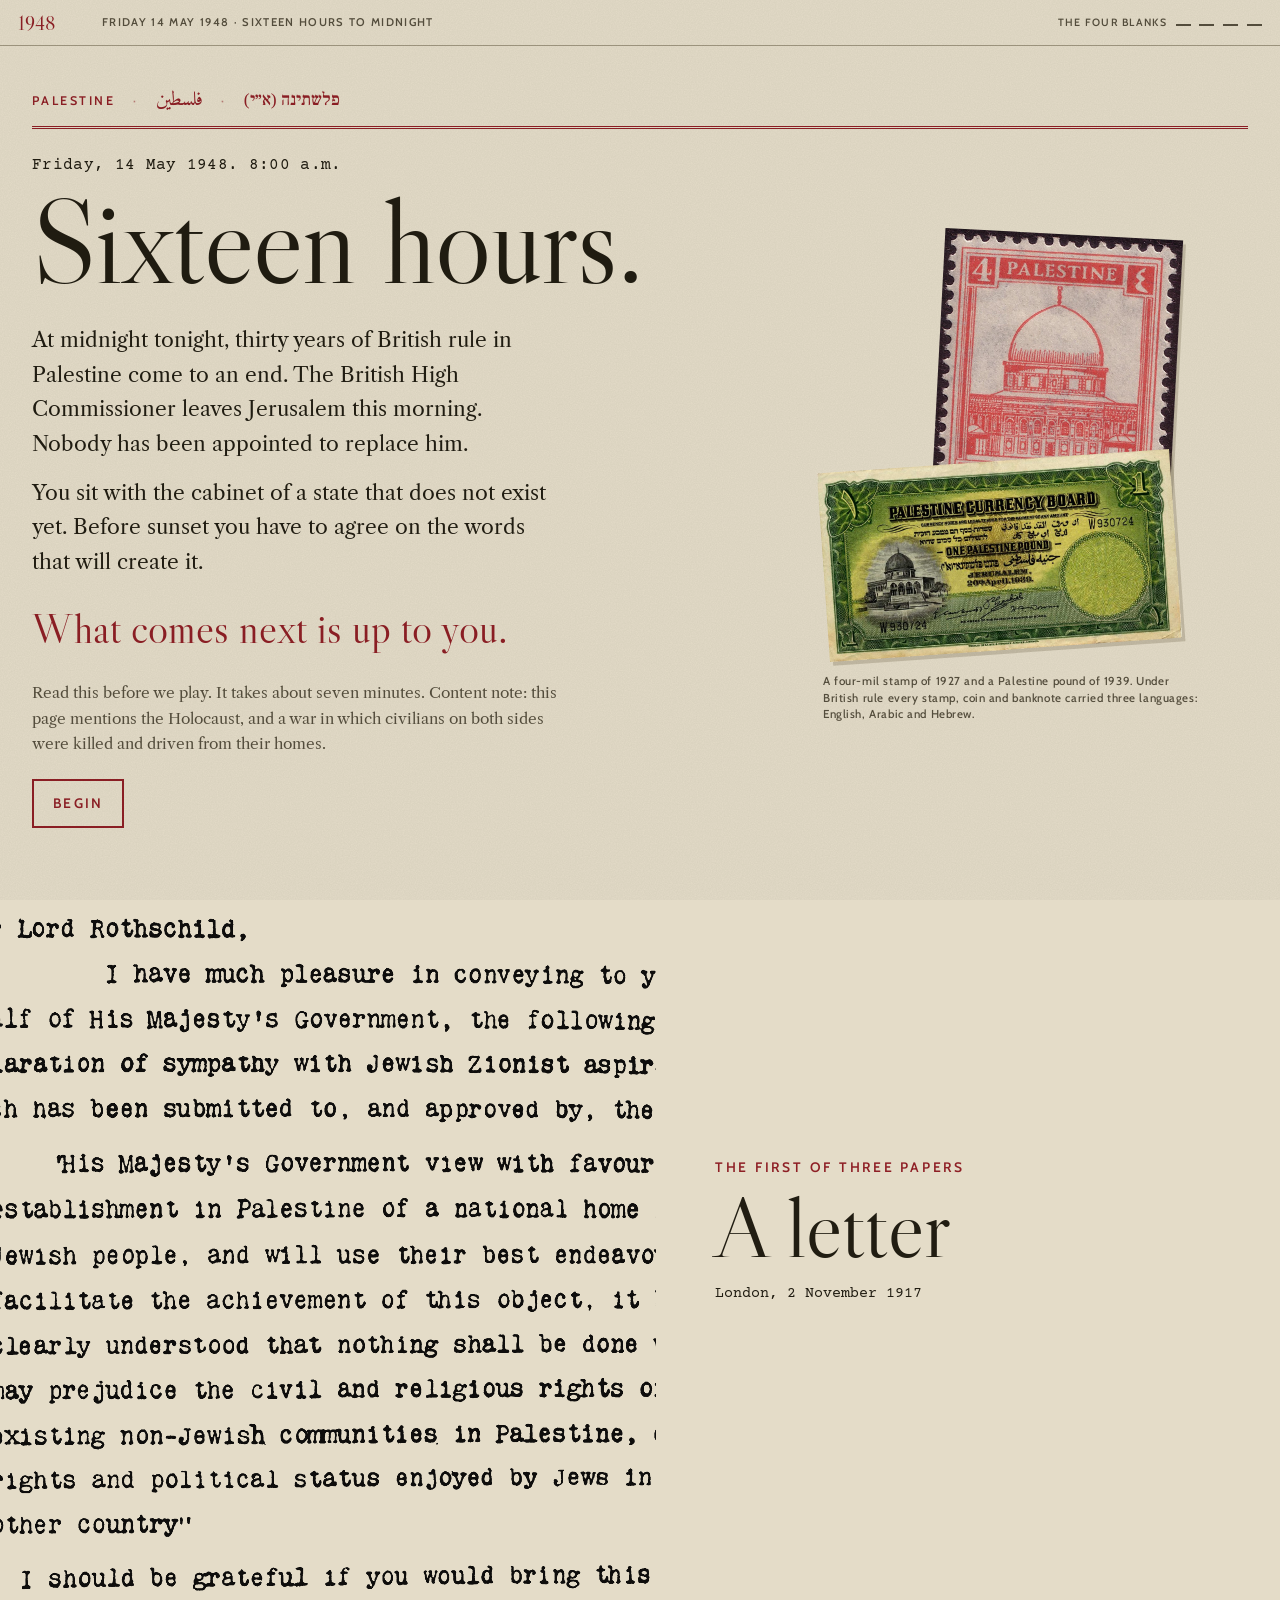
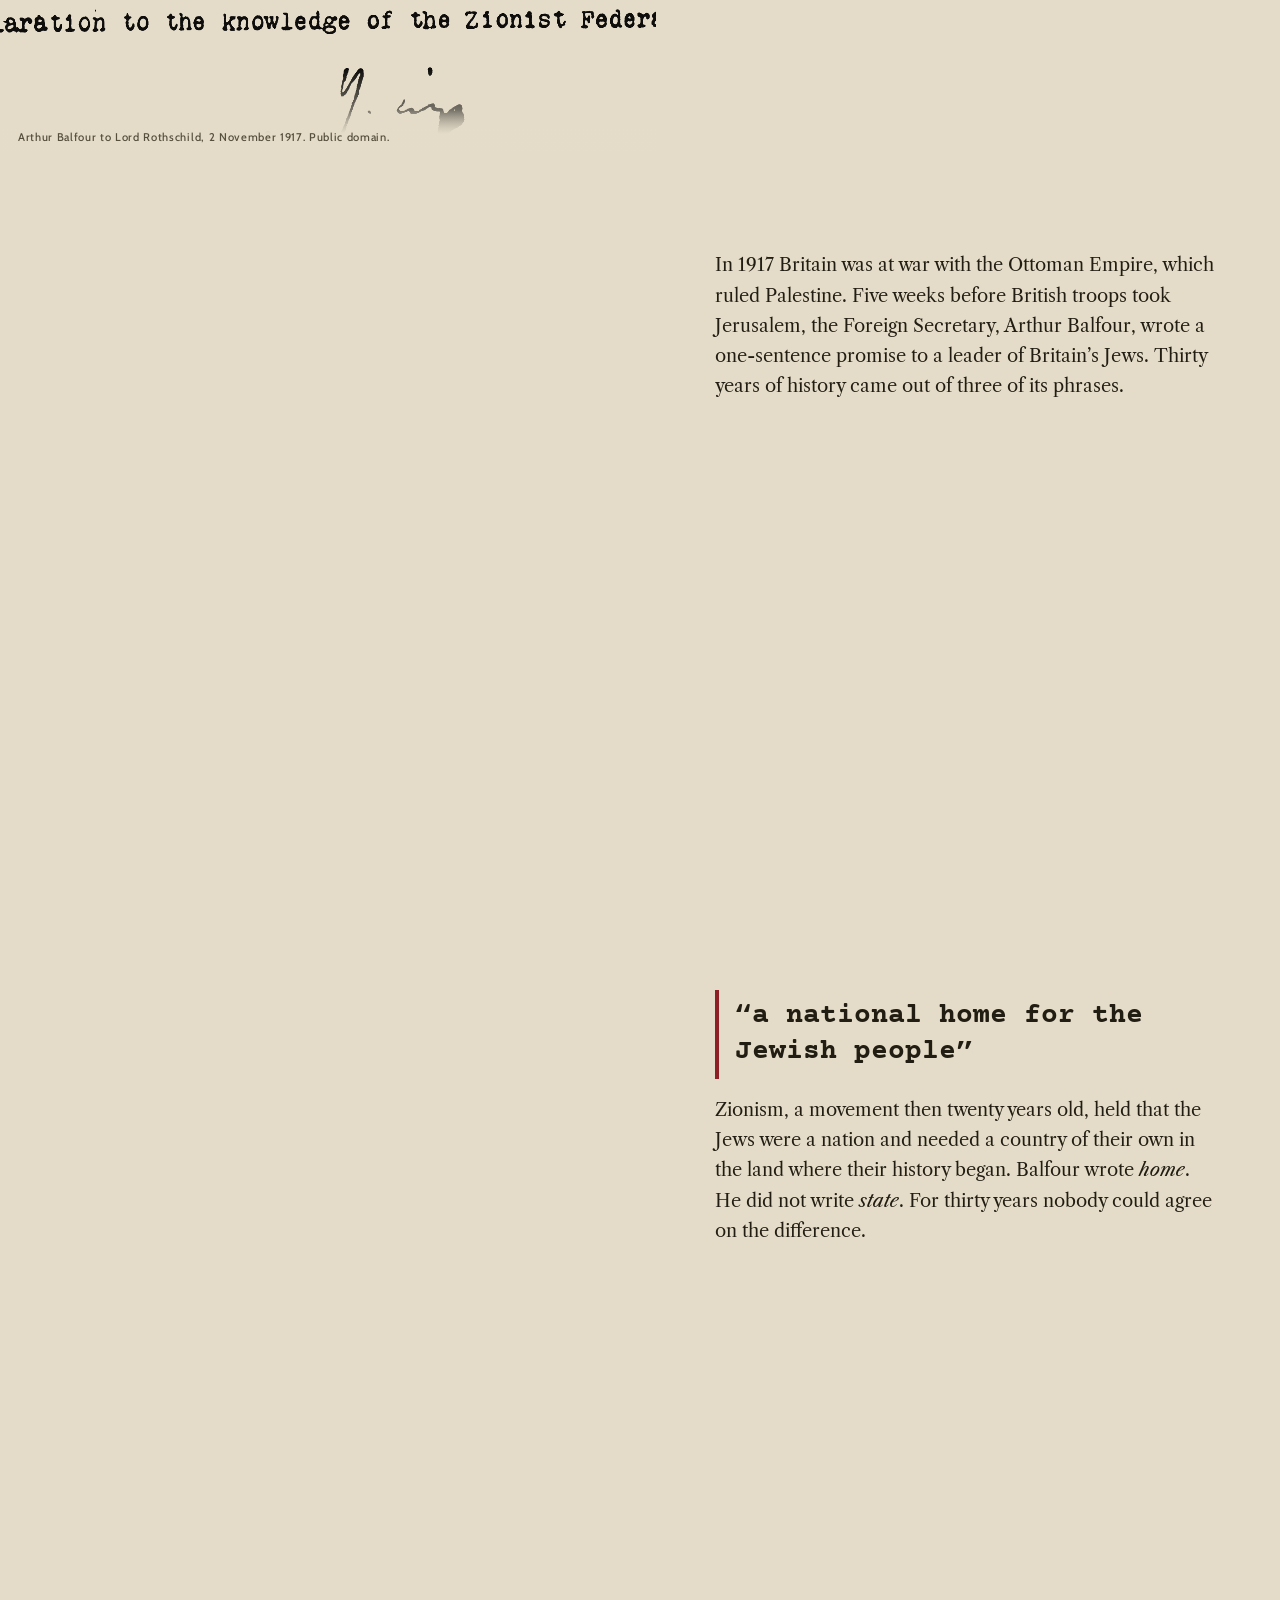
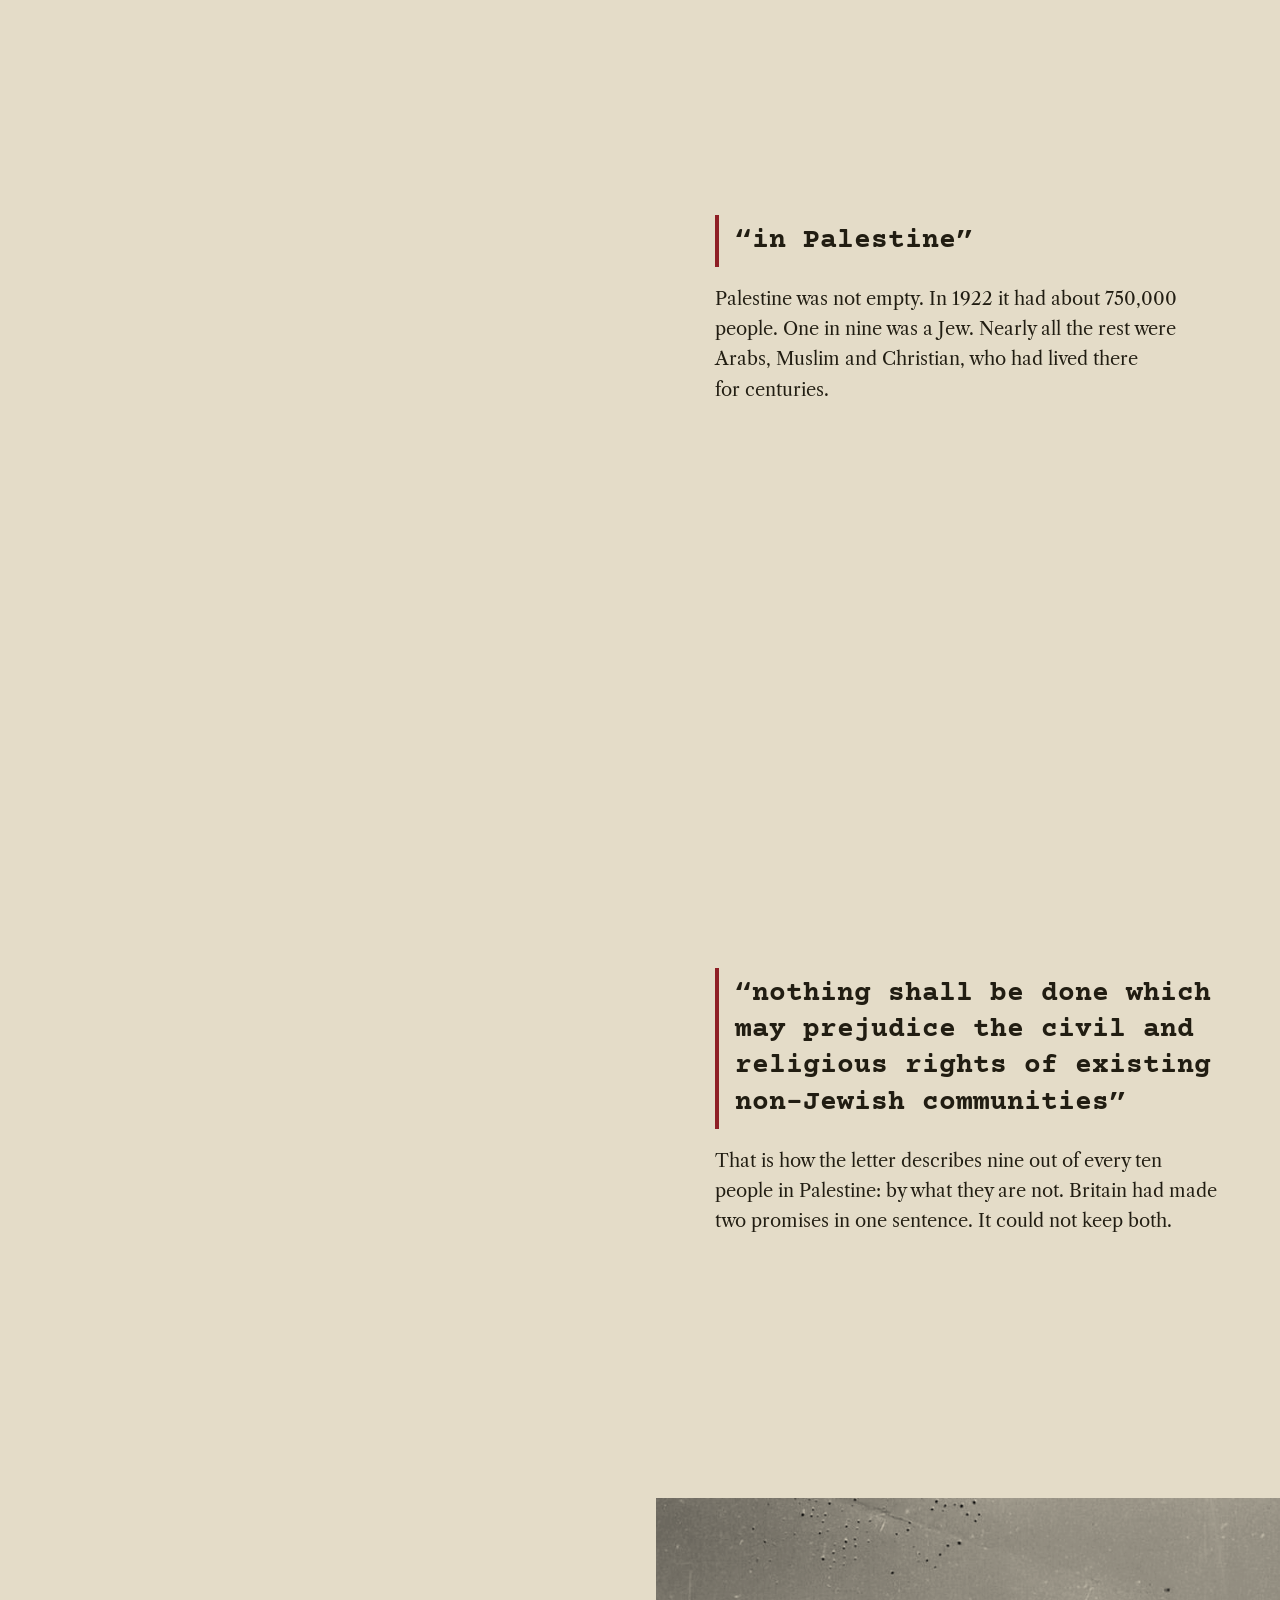
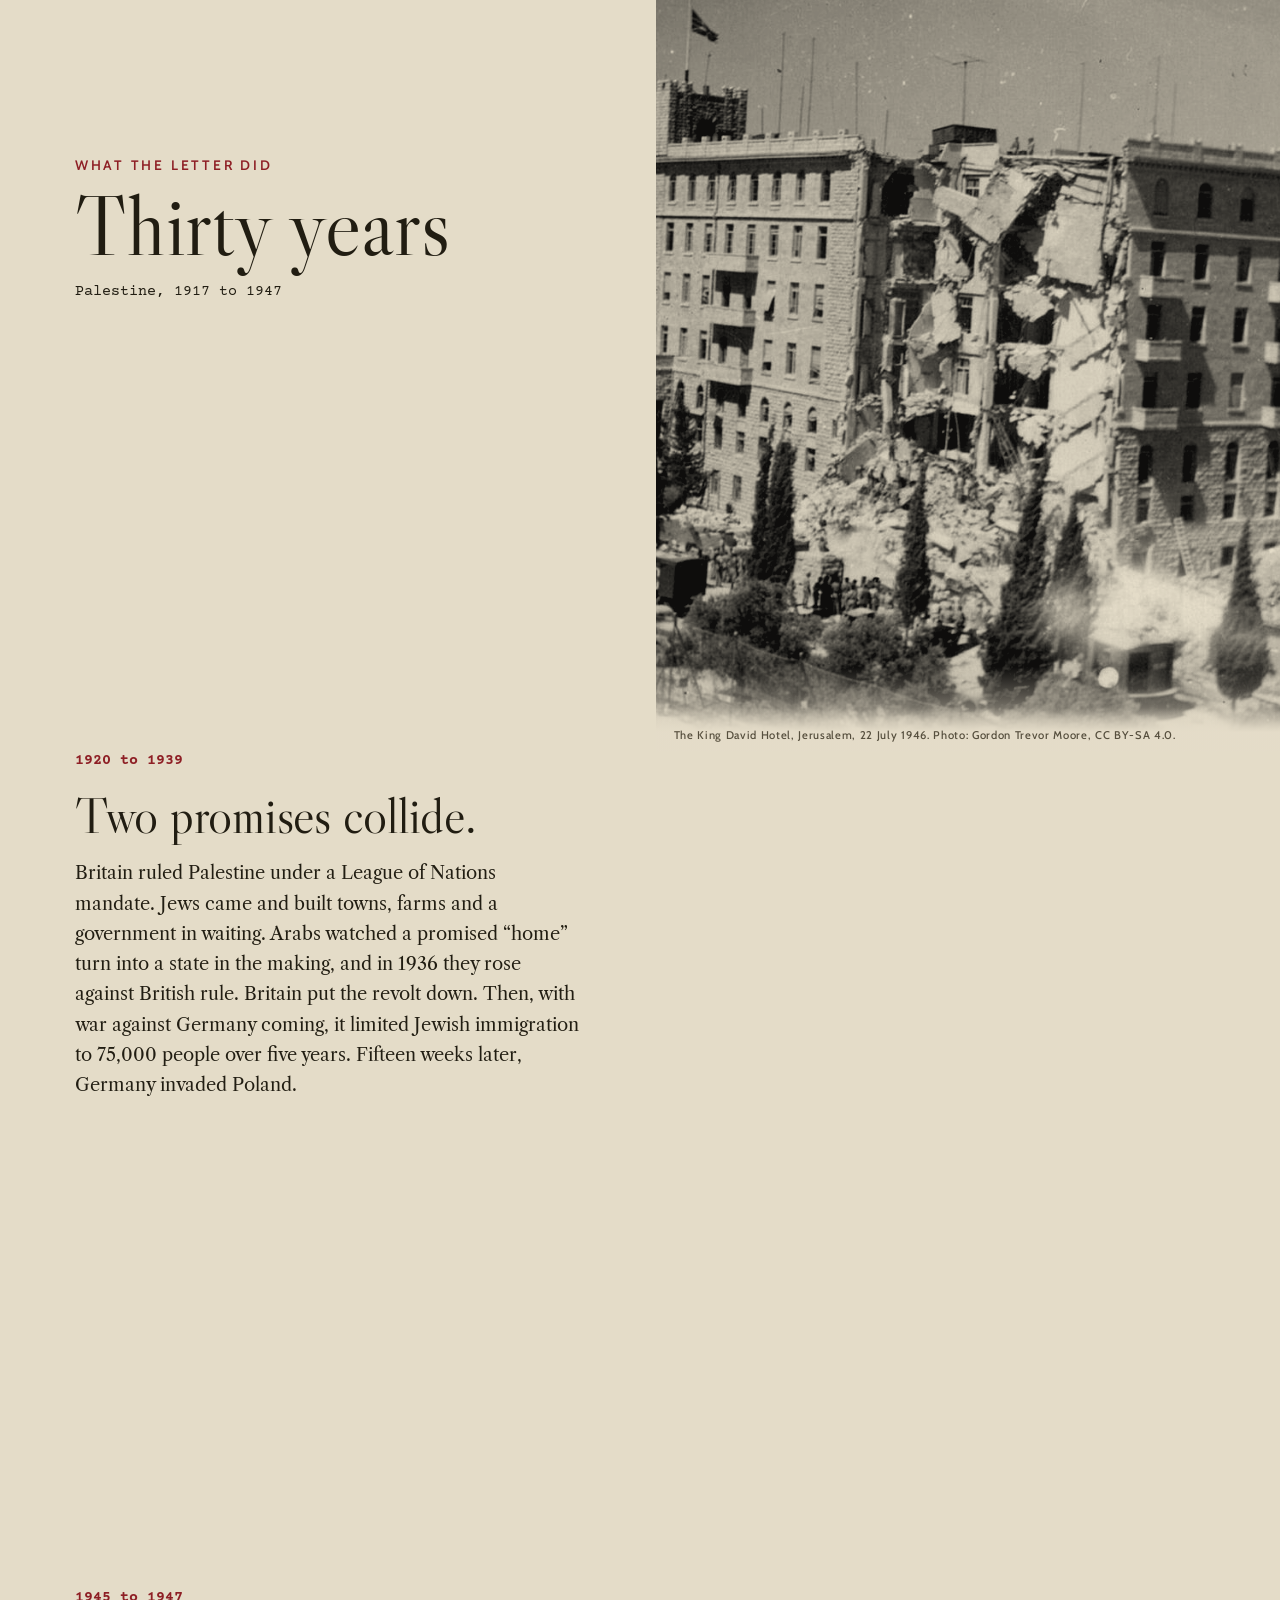
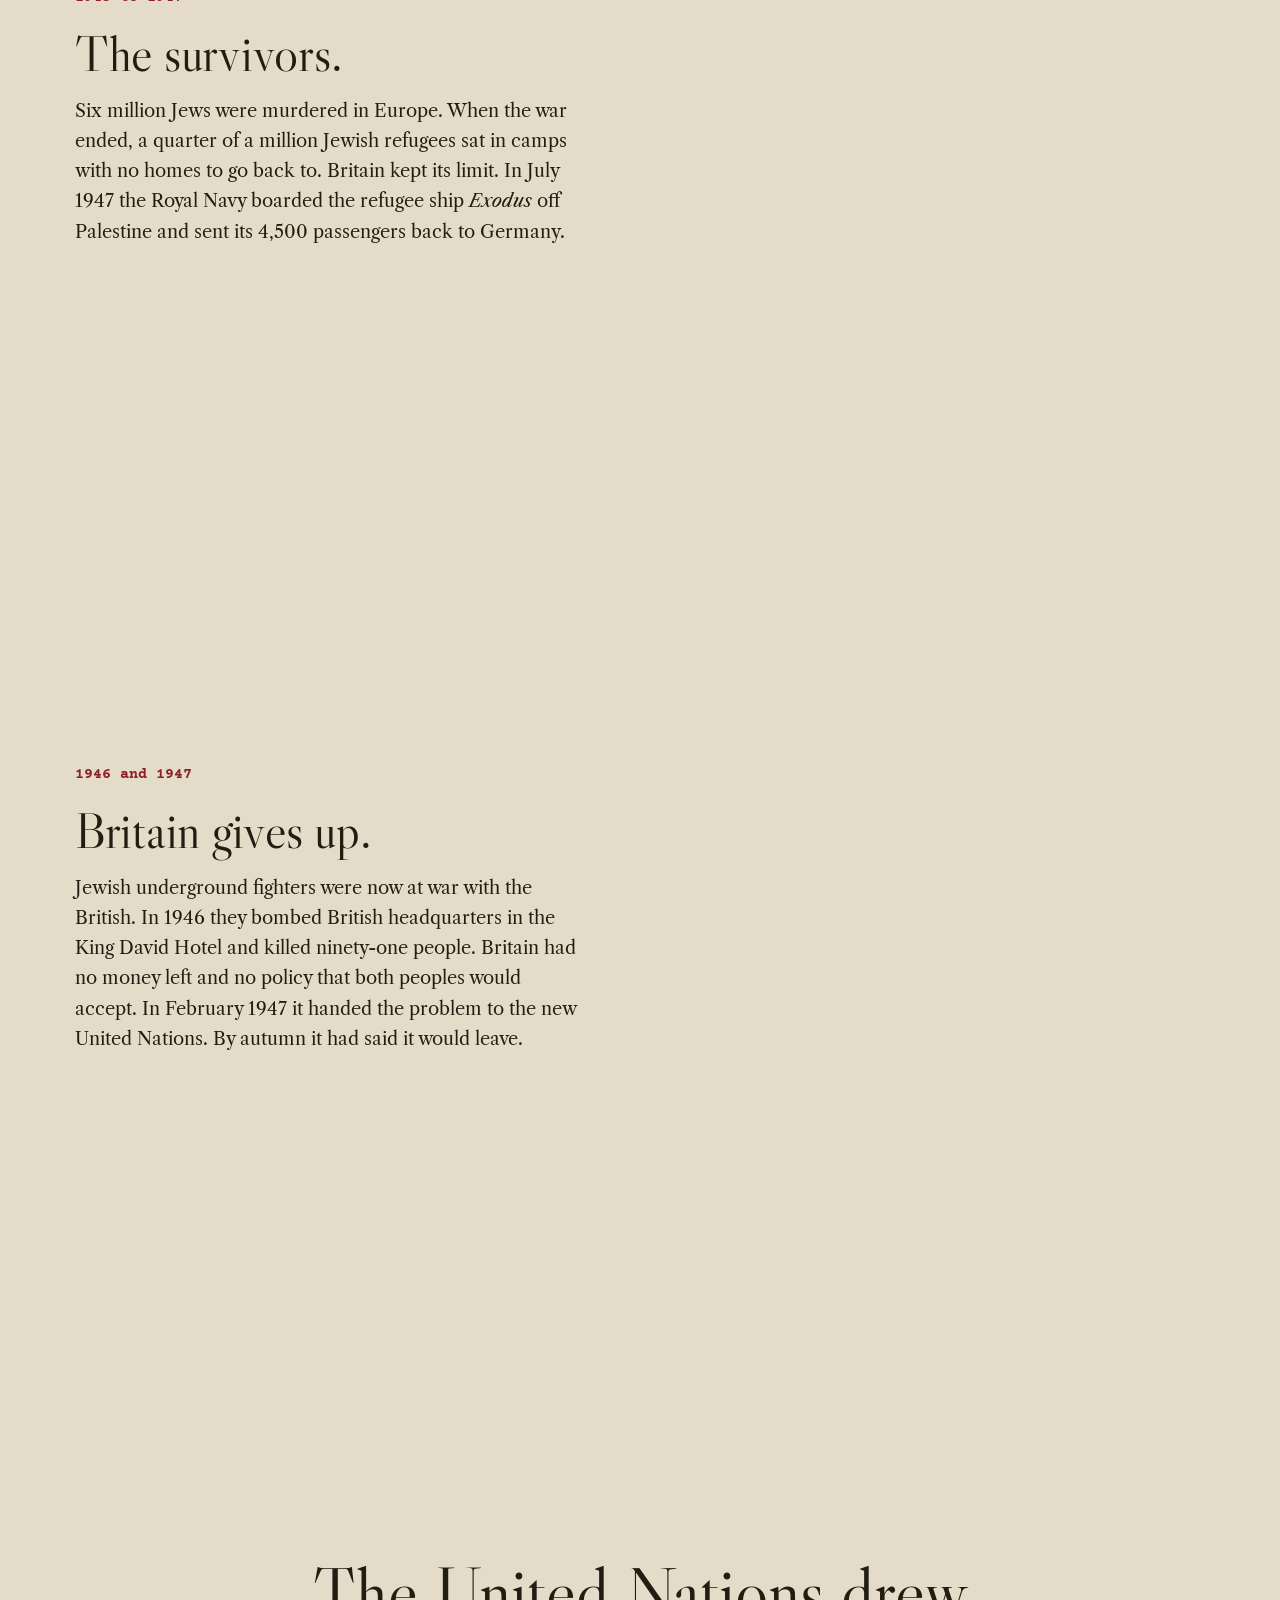
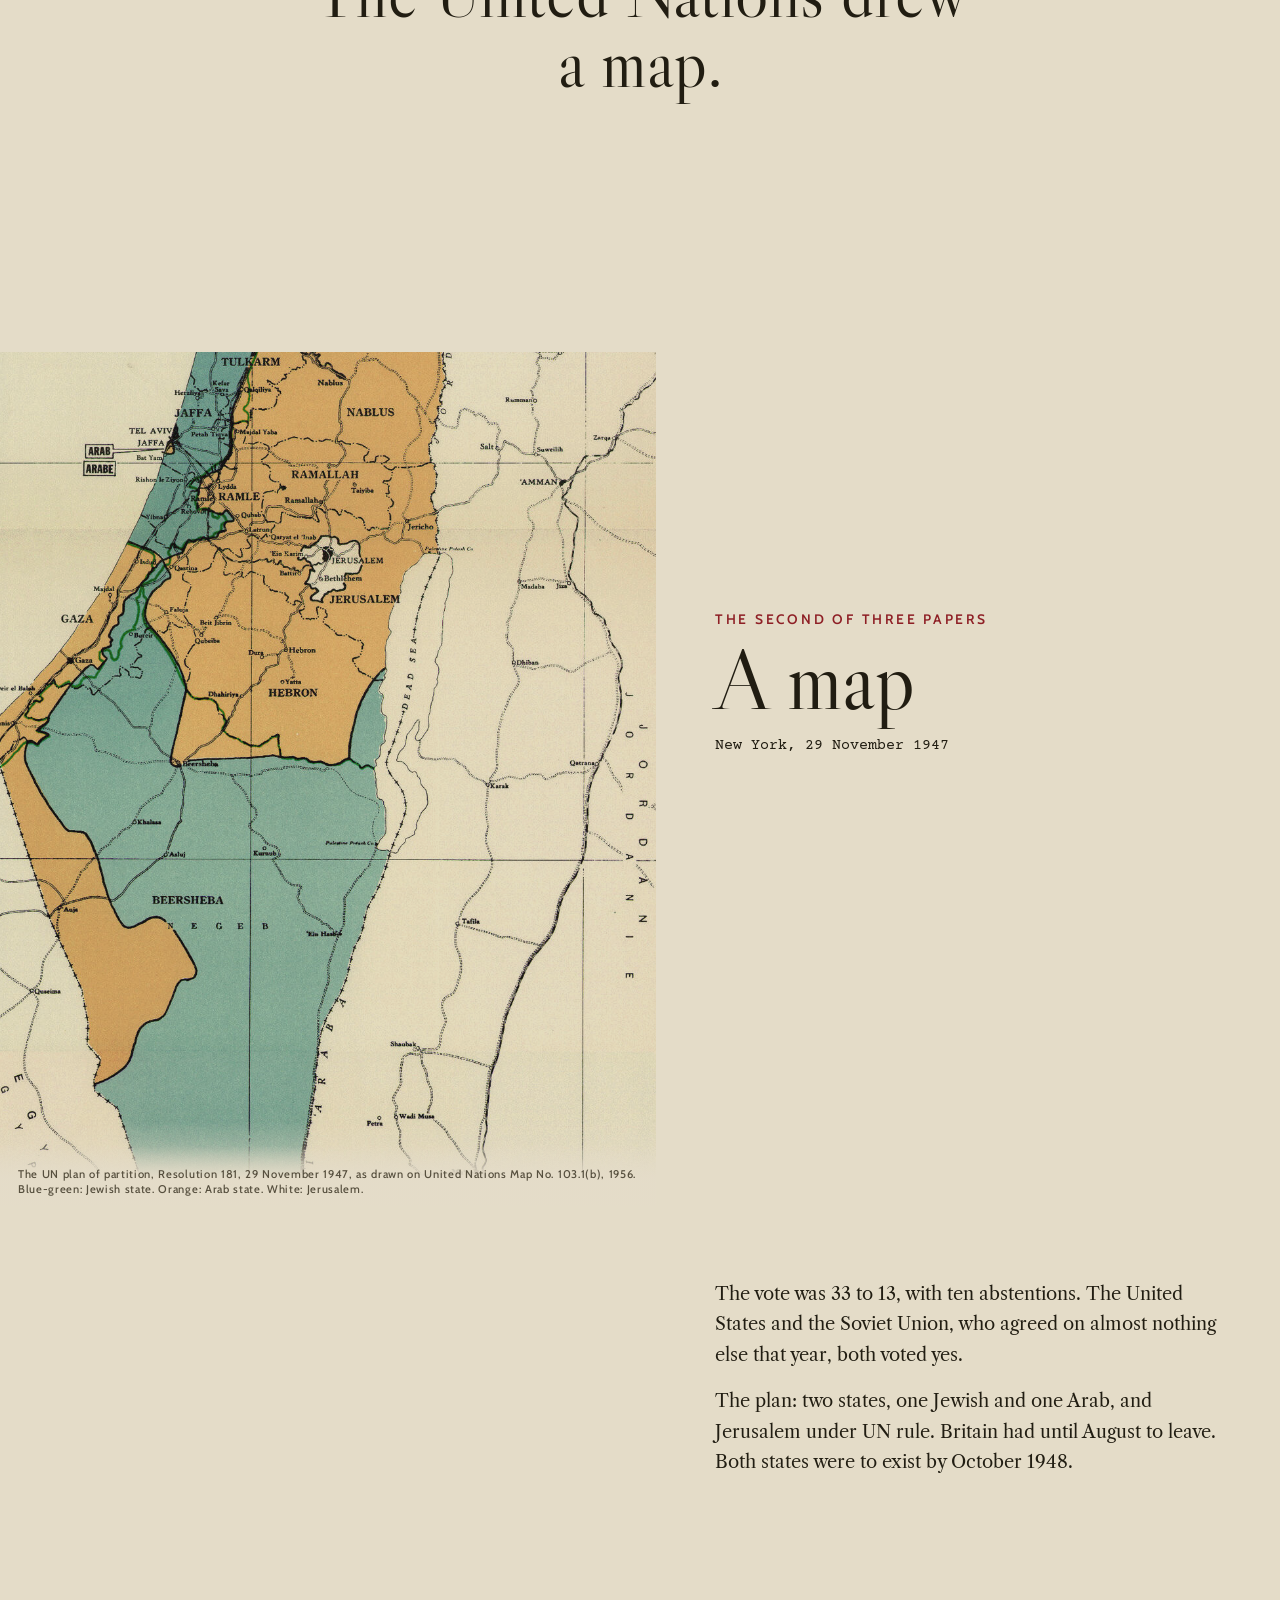
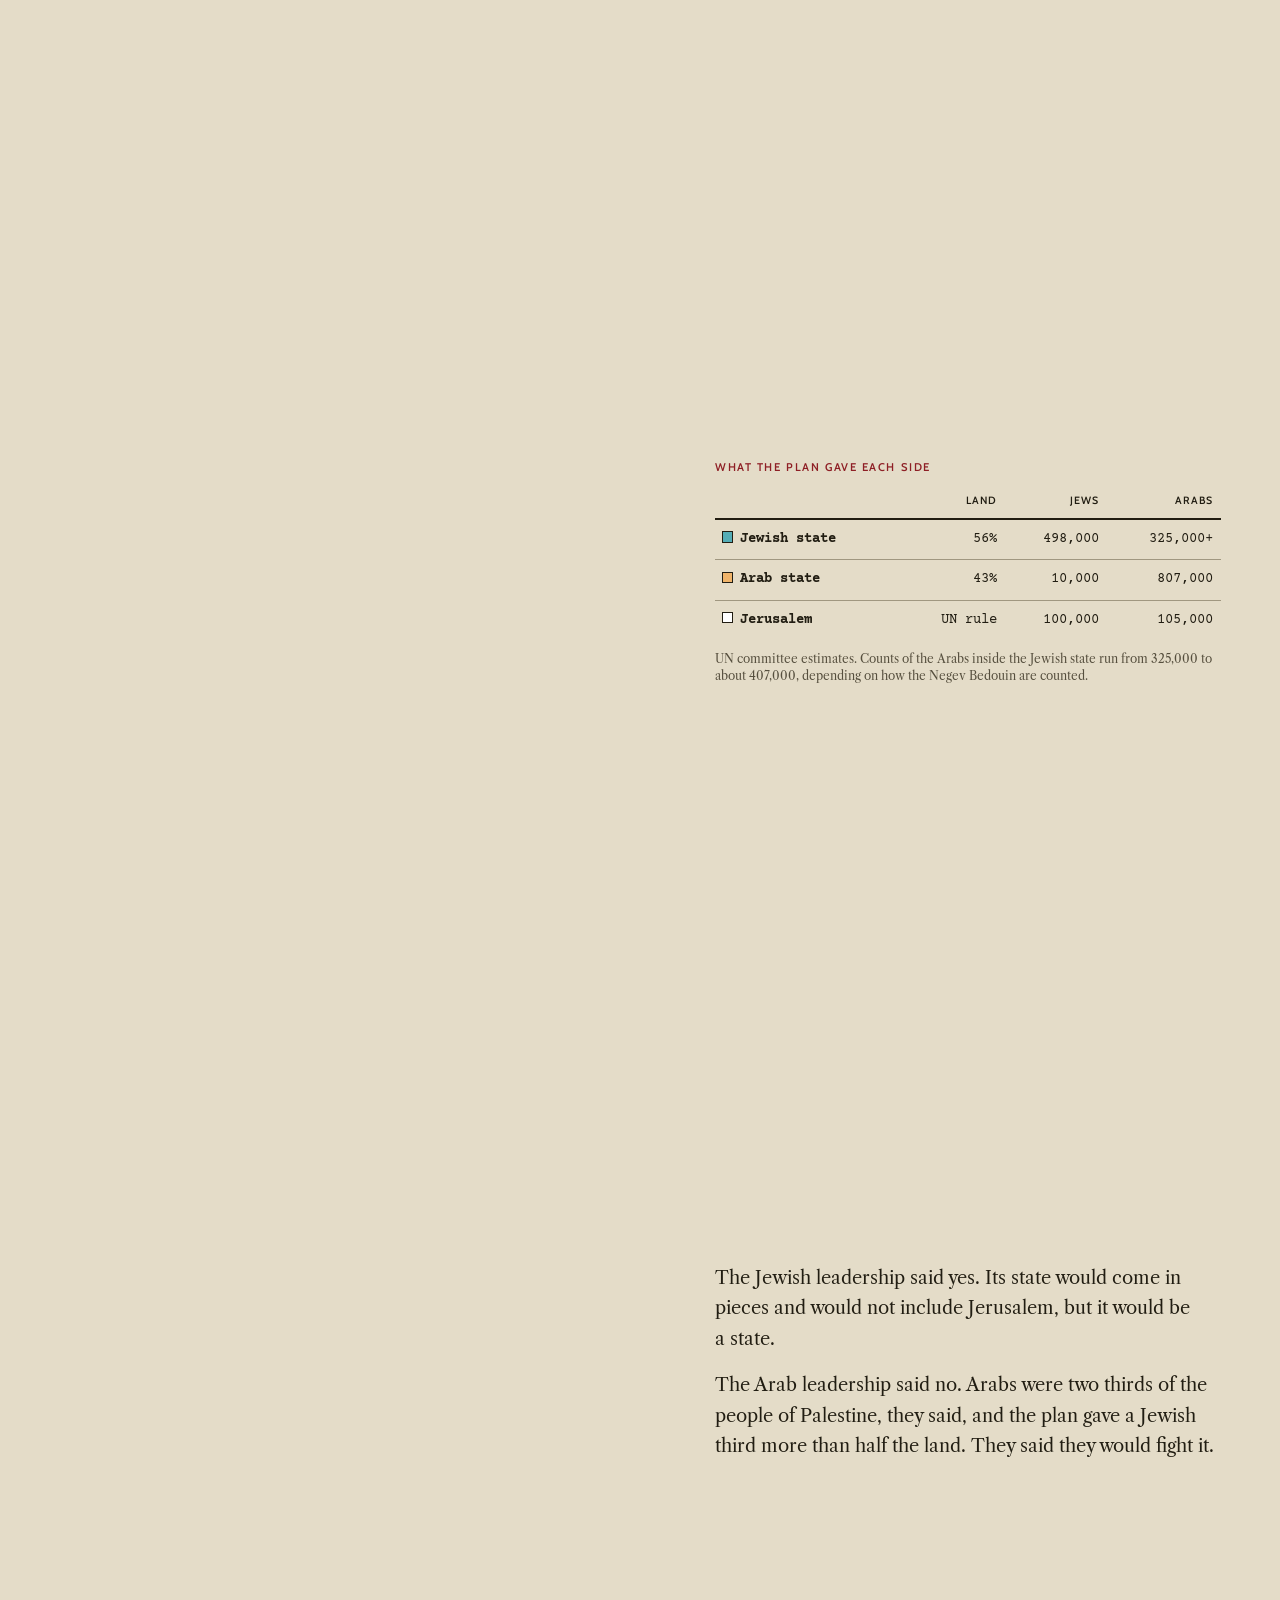
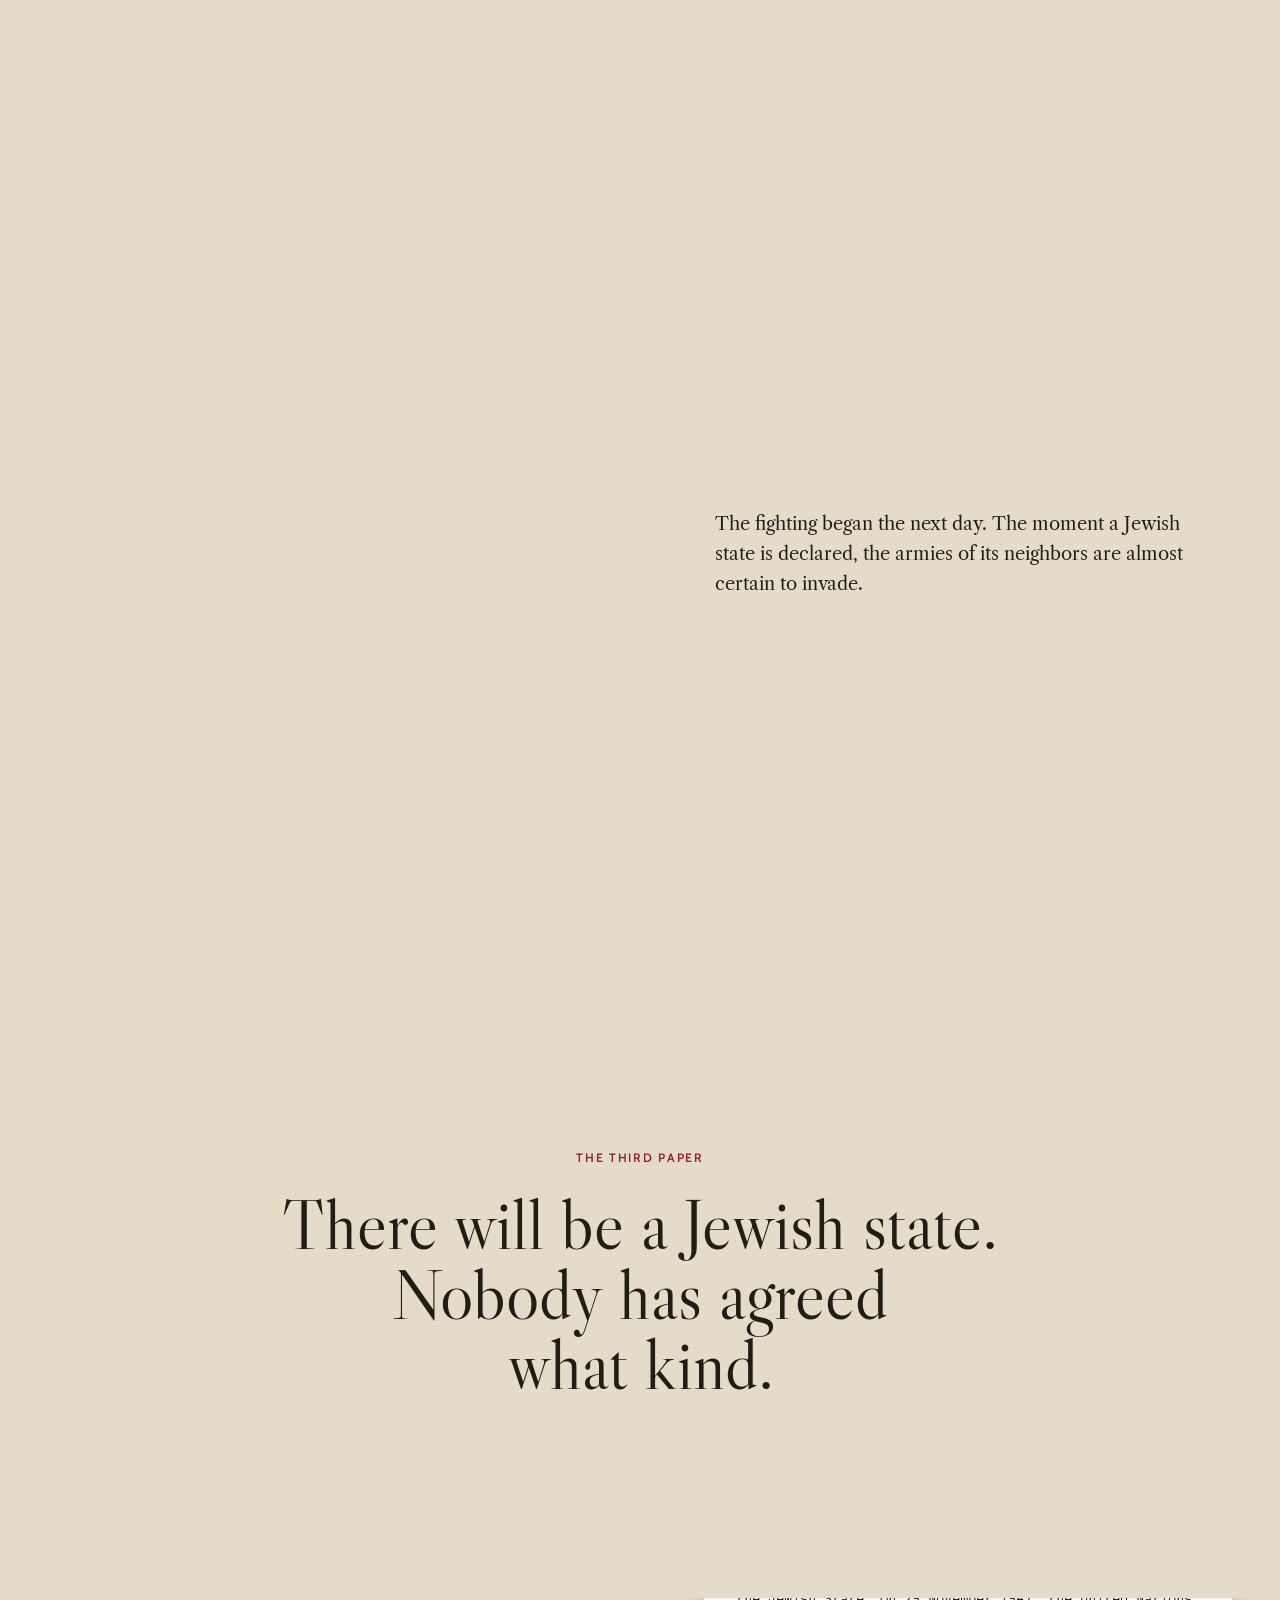
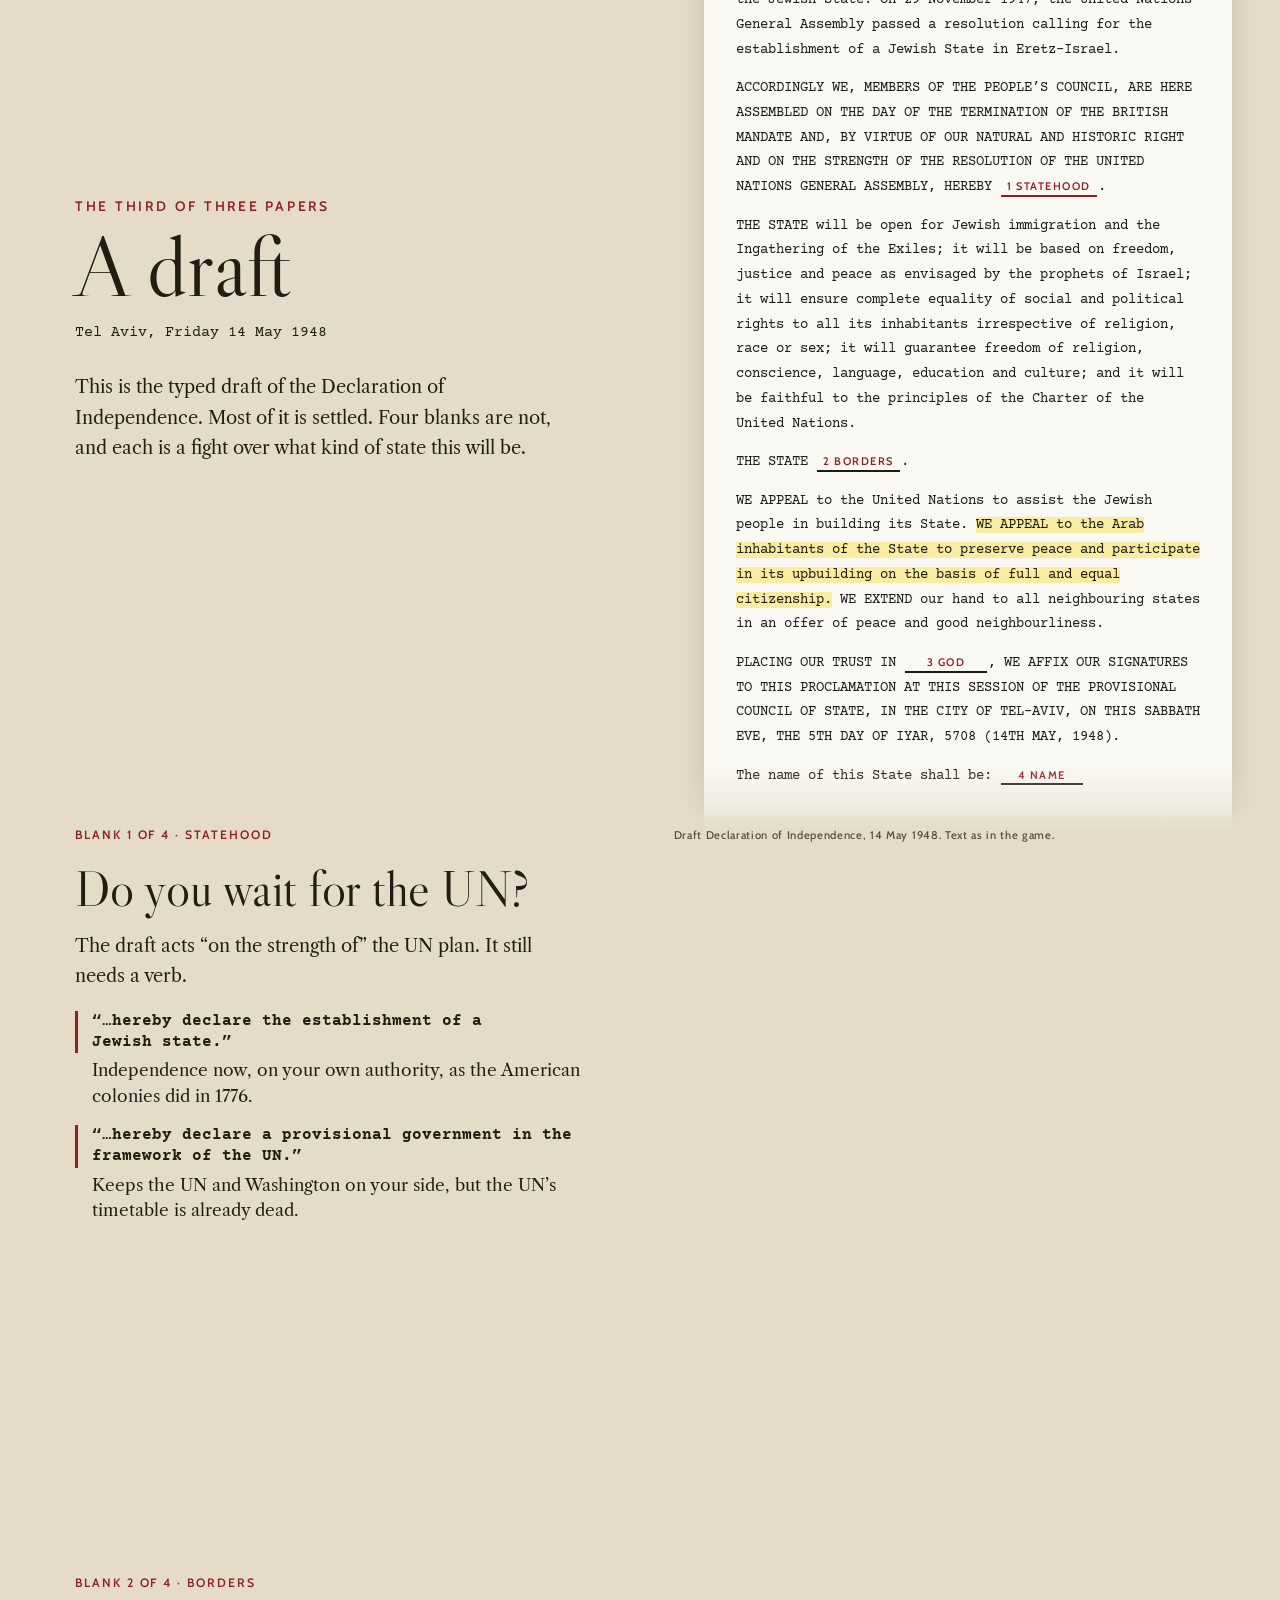
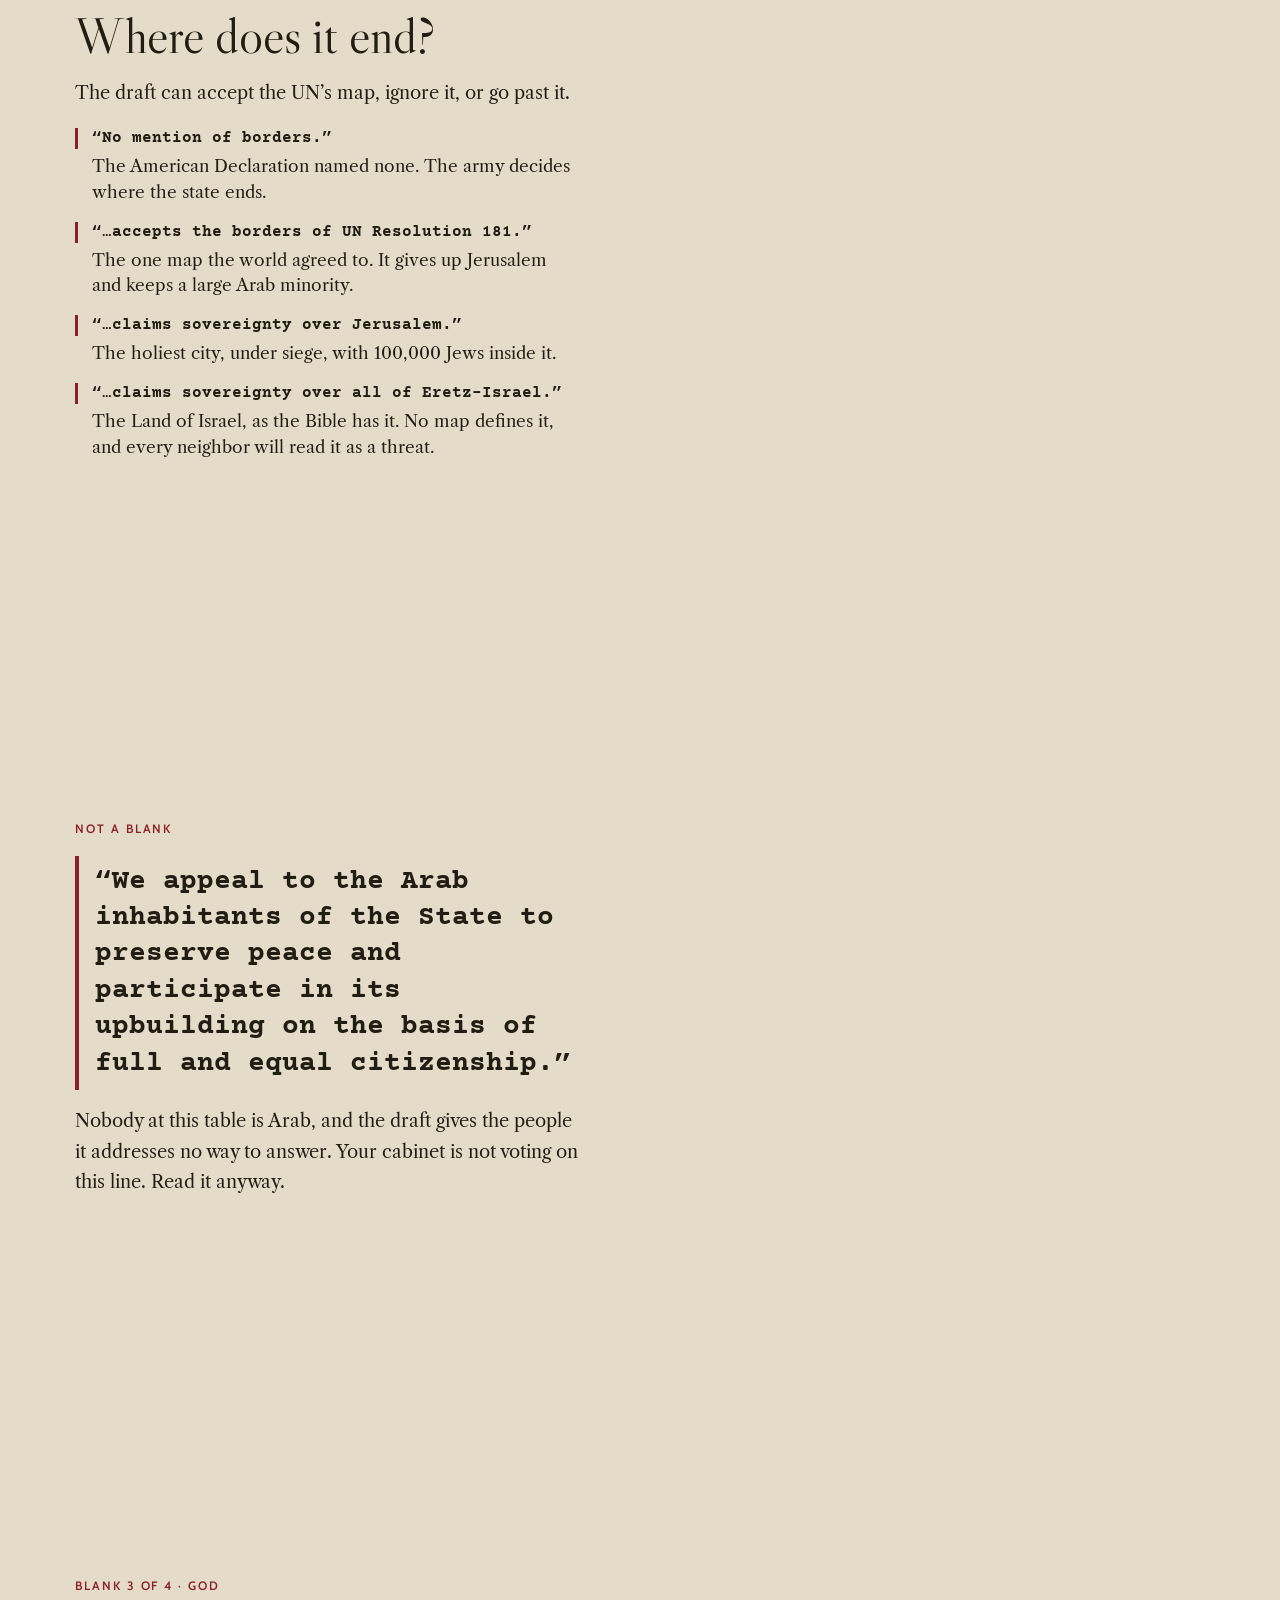
<file: shorter-introduction/index.html>
<!doctype html>
<html lang="en">
<head>
<meta charset="utf-8">
<meta name="viewport" content="width=device-width, initial-scale=1">
<title>Before Midnight · Shorter introduction</title>
<meta name="description" content="Friday, 14 May 1948. At midnight British rule in Palestine ends. Before sunset you must agree on the words that create a state. A seven-minute introduction to the Reacting to the Past game Before Midnight.">
<meta name="theme-color" content="#dccfaa">
<link rel="icon" href="data:image/svg+xml,%3Csvg xmlns='http://www.w3.org/2000/svg' viewBox='0 0 32 32'%3E%3Ccircle cx='16' cy='16' r='14' fill='%23882a2c'/%3E%3Cpath d='M16 6v10' stroke='%23f0e6d0' stroke-width='3'/%3E%3Cpath d='M16 16V9' stroke='%23f0e6d0' stroke-width='2'/%3E%3C/svg%3E">
<link rel="preload" href="shared/fonts/libre-caslon-text-latin-400-normal.woff2" as="font" type="font/woff2" crossorigin>
<link rel="preload" href="shared/fonts/libre-caslon-display-latin-400-normal.woff2" as="font" type="font/woff2" crossorigin>
<link rel="stylesheet" href="shared/fonts.css">
<link rel="stylesheet" href="shared/engine.css">
<style>
/* THEME: British Mandate officialdom, 1948.
   Buff government paper whose tint moves from paper to paper (letter, map, draft), Post Office red as the one accent,
   Caslon for text, a Johnston/Gill relative for labels, a typewriter for every document. The last section goes dark. */
@property --hue { syntax: '<number>'; inherits: true; initial-value: 42; }
@property --sat { syntax: '<percentage>'; inherits: true; initial-value: 34%; }
:root {
  --hue: 42; --sat: 34%; --rail: 46px;
  --ground: hsl(var(--hue) var(--sat) 84%);
  --paper: hsl(var(--hue) calc(var(--sat) + 6%) 91%);
  --ink: hsl(var(--hue) 30% 10%);
  --dim: hsl(var(--hue) 16% 29%);
  --rule: hsl(var(--hue) 24% 30% / .5);
  --accent: hsl(357 64% 34%);
  --f-display: 'Libre Caslon Display', 'Libre Caslon Text', 'Big Caslon', Georgia, serif;
  --f-body: 'Libre Caslon Text', 'Big Caslon', Georgia, serif;
  --f-caps: 'Cabin', 'Gill Sans', 'Gill Sans MT', 'Trebuchet MS', sans-serif;
  --f-type: 'Courier Prime', 'Courier New', monospace;
  --plate-filter: grayscale(1) contrast(1.2) brightness(1.04);
  transition: --hue 1.4s ease, --sat 1.4s ease;
}
:root.night {
  --ground: hsl(224 32% 8%);
  --paper: hsl(224 24% 13%);
  --ink: hsl(40 30% 91%);
  --dim: hsl(40 12% 68%);
  --rule: hsl(40 20% 80% / .28);
  --accent: hsl(357 68% 63%);
}
body { font-size: clamp(1rem, .93rem + .3vw, 1.14rem); line-height: 1.66; }
/* a little paper tooth over everything */
body::before { content: ''; position: fixed; inset: 0; z-index: 50; pointer-events: none; opacity: .055; background-image: url("data:image/svg+xml;utf8,<svg xmlns='http://www.w3.org/2000/svg' width='240' height='240'><filter id='n'><feTurbulence type='fractalNoise' baseFrequency='.85' numOctaves='2' stitchTiles='stitch'/><feColorMatrix values='0 0 0 0 0  0 0 0 0 0  0 0 0 0 0  0 0 0 1 0'/></filter><rect width='100%' height='100%' filter='url(%23n)'/></svg>"); }

/* the trilingual strip that ran across every Mandate stamp, coin and banknote */
.tri { display: flex; gap: 1.1rem; align-items: baseline; flex-wrap: wrap; font-family: var(--f-caps); font-weight: 600; letter-spacing: .2em; text-transform: uppercase; font-size: .78rem; color: var(--accent); padding-bottom: .7rem; border-bottom: 3px double var(--accent); }
.tri span[lang] { letter-spacing: 0; text-transform: none; font-weight: 400; }
.tri span[lang=ar] { font-family: 'Amiri', 'Geeza Pro', serif; font-size: 1.25rem; }
.tri span[lang=he] { font-family: 'Frank Ruhl Libre', 'Times New Roman', serif; font-size: 1.1rem; font-weight: 500; }
.tri .sep { opacity: .5; }

/* cold open */
.hero-in { display: grid; grid-template-columns: minmax(0, 1.2fr) minmax(0, .8fr); gap: clamp(1.5rem, 4vw, 4.5rem); align-items: center; }
.hero .when { margin-top: 1.4rem; font-family: var(--f-type); font-size: 1rem; letter-spacing: .02em; }
.hero h1 { margin-top: .6rem; font-size: clamp(3.2rem, 1rem + 8vw, 7.4rem); line-height: .9; letter-spacing: -.01em; }
.hero .lede { margin-top: 1.8rem; max-width: 33rem; font-size: 1.14em; }
.hero .lede + .lede { margin-top: .9rem; }
.hero .yours { margin-top: 1.6rem; font-family: var(--f-display); font-size: clamp(1.7rem, 1.2rem + 1.8vw, 2.7rem); line-height: 1.1; color: var(--accent); }
.hero .cn { margin-top: 1.8rem; max-width: 33rem; font-size: .84em; color: var(--dim); }
.hero .down { margin-top: 1.4rem; display: inline-block; font-family: var(--f-caps); text-transform: uppercase; letter-spacing: .16em; font-weight: 600; font-size: .86rem; text-decoration: none; padding: .7rem 1.2rem; border: 2px solid var(--accent); transition: background .25s, color .25s; }
.hero .down:hover, .hero .down:focus-visible { background: var(--accent); color: var(--paper); }
.objs { position: relative; justify-self: center; width: min(100%, 24rem); }
.objs img { height: auto; }
.objs .stamp { display: block; width: 62%; margin-left: 30%; transform: rotate(3deg); box-shadow: 3px 4px 0 hsl(var(--hue) 24% 30% / .25); }
.objs .note { display: block; width: 92%; margin-top: -14%; transform: rotate(-4deg); box-shadow: 3px 4px 0 hsl(var(--hue) 24% 30% / .25); position: relative; }
.objs figcaption { margin-top: 1.4rem; font-family: var(--f-caps); letter-spacing: .05em; font-size: .72rem; line-height: 1.45; color: var(--dim); }
@media (max-width: 820px) { .hero-in { grid-template-columns: minmax(0, 1fr); } .objs { width: min(100%, 17rem); } }

.opener .num { font-family: var(--f-caps); font-weight: 600; text-transform: uppercase; letter-spacing: .2em; font-size: .86rem; color: var(--accent); }
.opener h2 { font-size: clamp(3rem, 1.8rem + 4.4vw, 5.6rem); line-height: .94; }
.opener .where { font-family: var(--f-type); font-size: .95rem; margin-top: .4rem; }
.opener .after { margin-top: 1.2rem; max-width: 31rem; }

/* a phrase quoted from a document: set in typewriter, as on the page it comes from */
.phrase { font-family: var(--f-type); font-weight: 700; font-size: clamp(1.25rem, 1.05rem + .9vw, 1.75rem); line-height: 1.3; padding: .5rem 0 .5rem 1rem; border-left: 4px solid var(--accent); }
.beat .big { letter-spacing: -.005em; }
.beat .yr { font-family: var(--f-type); font-size: .95rem; color: var(--accent); font-weight: 700; }
.inter .hh { font-family: var(--f-display); font-size: clamp(2.4rem, 1.5rem + 3.6vw, 4.6rem); line-height: 1; }
.inter .lab { margin-bottom: .4rem; }

/* section III: the annex table */
.annex { width: 100%; border-collapse: collapse; font-family: var(--f-type); font-size: .88rem; margin-top: .2rem; }
.annex caption { text-align: left; font-family: var(--f-caps); text-transform: uppercase; letter-spacing: .14em; font-size: .7rem; font-weight: 600; color: var(--accent); padding-bottom: .5rem; }
.annex th, .annex td { text-align: right; padding: .5rem .45rem; border-top: 1px solid var(--rule); white-space: nowrap; }
.annex thead th { border-top: 0; border-bottom: 2px solid var(--ink); font-family: var(--f-caps); font-size: .66rem; letter-spacing: .1em; text-transform: uppercase; font-weight: 600; }
.annex tbody th { text-align: left; font-weight: 700; white-space: nowrap; }
@media (max-width: 480px) { .annex { font-size: .74rem; } .annex th, .annex td { padding: .5rem .25rem; } .annex thead th { font-size: .58rem; } }
.annex tfoot td { border: 0; text-align: left; font-family: var(--f-body); font-size: .74rem; color: var(--dim); white-space: normal; padding: .7rem 0 0; line-height: 1.45; }
.sw { display: inline-block; width: .8em; height: .8em; margin-right: .5em; border: 1px solid var(--ink); vertical-align: -.05em; }
.sw.j { background: hsl(185 40% 52%); } .sw.a { background: hsl(33 82% 68%); } .sw.l { background: #fff; }

/* section IV: the typed draft, as the stage, and the options, as the column */
.sheet { width: min(94%, 33rem); padding: 3.1rem 2rem 3rem; background: hsl(48 36% 96.5%); color: #1d1b17; font-family: var(--f-type); font-size: clamp(.72rem, .6rem + .38vw, .9rem); line-height: 1.72; box-shadow: 0 1px 0 rgba(40,30,10,.12), 0 18px 40px -22px rgba(40,30,10,.55); }
.sheet .hd { text-align: center; font-weight: 700; letter-spacing: .08em; }
.sheet .sub { text-align: center; font-size: .9em; margin-bottom: 1.2rem; }
.sheet p + p { margin-top: .95em; }
.sheet .stamp { position: absolute; top: .9rem; right: 1.2rem; transform: rotate(4deg); font-family: var(--f-caps); font-weight: 600; font-size: .62rem; letter-spacing: .18em; text-transform: uppercase; color: hsl(357 64% 34%); border: 2px solid hsl(357 64% 34%); padding: .15rem .45rem; opacity: .8; }
.sheet .blank { display: inline-block; min-width: 7.5em; text-align: center; border-bottom: 2px solid #1d1b17; font-family: var(--f-caps); font-weight: 600; font-size: .76em; letter-spacing: .14em; text-transform: uppercase; color: hsl(357 64% 34%); line-height: 1.55; padding: 0 .55em; margin: 0 .1em; transition: background .5s, box-shadow .5s, border-color .5s; }
.sheet .blank.seen { border-bottom-color: hsl(357 64% 34%); }
.sheet .blank.now { background: hsl(357 64% 34% / .12); box-shadow: 0 0 0 2px hsl(357 64% 34%); }
.sheet .hl { transition: background .6s; }
.sheet .hl.now { background: hsl(50 95% 70% / .6); }

.kick { font-family: var(--f-caps); text-transform: uppercase; letter-spacing: .16em; font-size: .76rem; font-weight: 600; color: var(--accent); }
.opts { display: flex; flex-direction: column; gap: 1.05rem; margin-top: .2rem; }
.opts .o { font-family: var(--f-type); font-weight: 700; font-size: .98rem; line-height: 1.35; padding-left: .9rem; border-left: 3px solid var(--accent); }
.opts .c { margin-top: .25rem; font-size: .94em; line-height: 1.5; padding-left: calc(.9rem + 3px); }
.who { font-size: .92em; line-height: 1.5; color: var(--dim); border-top: 1px solid var(--rule); padding-top: .8rem; }
.who b { font-family: var(--f-caps); text-transform: uppercase; letter-spacing: .12em; font-size: .7rem; color: var(--accent); font-weight: 600; margin-right: .5em; }

/* section V: the table */
.tablesec { padding-block: 16vh 14vh; }
.tablesec .in { max-width: 70rem; margin-inline: auto; }
.tablesec h2 { font-size: clamp(3rem, 1.8rem + 4.4vw, 5.6rem); line-height: .94; margin-top: .4rem; }
.tablesec .intro { margin-top: 1.4rem; max-width: 36rem; font-size: 1.08em; }
.cast { display: grid; grid-template-columns: repeat(4, minmax(0, 1fr)); gap: 1.1rem; margin-top: 2.4rem; }
@media (max-width: 1000px) { .cast { grid-template-columns: repeat(2, minmax(0, 1fr)); } }
@media (max-width: 560px) { .cast { grid-template-columns: minmax(0, 1fr); } }
.party { background: var(--paper); border: 1px solid var(--rule); padding: 1.1rem 1.2rem 1.3rem; display: flex; flex-direction: column; gap: .75rem; box-shadow: 3px 4px 0 hsl(var(--hue) 24% 30% / .18); }
.party h3 { font-family: var(--f-caps); font-weight: 600; text-transform: uppercase; letter-spacing: .16em; font-size: .8rem; color: var(--accent); border-bottom: 3px double var(--accent); padding-bottom: .55rem; }
.party li { font-family: var(--f-type); font-size: .84rem; line-height: 1.4; padding: .16rem 0; }
.party li b { font-weight: 700; }
.party p { font-size: .9em; line-height: 1.5; }
.rules { margin-top: 2.4rem; display: grid; grid-template-columns: repeat(2, minmax(0, 1fr)); gap: clamp(1.2rem, 4vw, 3.5rem); max-width: 62rem; }
@media (max-width: 760px) { .rules { grid-template-columns: minmax(0, 1fr); } }
.rules .lab { margin-bottom: .35rem; }

/* the closing address, after dark */
.midnight { min-height: 100svh; display: grid; align-items: center; padding-block: 18vh 14vh; }
.close { max-width: 46rem; margin-inline: auto; display: flex; flex-direction: column; gap: 1.7rem; }
.close p { font-family: var(--f-display); font-size: clamp(1.75rem, 1.1rem + 2.7vw, 3.3rem); line-height: 1.12; text-wrap: balance; }
.close .quiet { color: var(--dim); }
.close .last { color: var(--accent); }
.close .go { margin-top: 1.4rem; font-family: var(--f-caps); text-transform: uppercase; letter-spacing: .2em; font-weight: 600; font-size: .84rem; color: var(--dim); }
</style>
<noscript><style>.plate:first-of-type { opacity: .94; }</style></noscript>
</head>
<body id="top">
<a class="skip" href="#letter">Skip to the text</a>

<div class="rail gut">
  <span class="yr" id="railYr">1948</span>
  <span class="ck">Friday 14 May 1948 · sixteen hours to midnight</span>
  <div class="trk" aria-hidden="true"><span>The four blanks</span><i></i><i></i><i></i><i></i></div>
  <div class="bar" id="railBar"></div>
</div>

<main>

<!-- 0. COLD OPEN -->
<header class="hero gut" data-hue="42" data-yr="1948">
  <div class="wrap">
    <div class="tri"><span>Palestine</span><span class="sep">·</span><span lang="ar" dir="rtl">فلسطين</span><span class="sep">·</span><span lang="he" dir="rtl">פלשתינה (א״י)</span></div>
    <div class="hero-in">
      <div>
        <p class="when">Friday, 14 May 1948. 8:00 a.m.</p>
        <h1>Sixteen hours.</h1>
        <p class="lede">At midnight tonight, thirty years of British rule in Palestine come to an end. The British High Commissioner leaves Jerusalem this morning. Nobody has been appointed to replace him.</p>
        <p class="lede">You sit with the cabinet of a state that does not exist yet. Before sunset you have to agree on the words that will create it.</p>
        <p class="yours">What comes next is up to you.</p>
        <p class="cn">Read this before we play. It takes about seven minutes. Content note: this page mentions the Holocaust, and a war in which civilians on both sides were killed and driven from their homes.</p>
        <a class="down" href="#letter">Begin</a>
      </div>
      <figure class="objs">
        <img class="stamp" src="assets/stamp_1927.jpg" width="900" height="1060" alt="A red four-mil postage stamp showing the Dome of the Rock, lettered Palestine in English, Hebrew and Arabic.">
        <img class="note" src="assets/pound_1939.jpg" width="1100" height="590" alt="A green one-pound note of the Palestine Currency Board, 1939, printed in English, Arabic and Hebrew.">
        <figcaption>A four-mil stamp of 1927 and a Palestine pound of 1939. Under British rule every stamp, coin and banknote carried three languages: English, Arabic and Hebrew.</figcaption>
      </figure>
    </div>
  </div>
</header>

<!-- I. THE FIRST PAPER: A LETTER -->
<section class="scene split" id="letter" data-hue="42">
  <div class="stage">
    <img class="plate contain" data-id="letter" data-cap="Arthur Balfour to Lord Rothschild, 2 November 1917. Public domain." src="assets/balfour_letter_1917.jpg" alt="A typed letter on Foreign Office paper, dated November 2nd, 1917, signed by Arthur James Balfour.">
    <img class="plate" data-id="street" data-cap="David Street, inside the Jaffa Gate, Jerusalem, about 1920. Matson Collection, Library of Congress." src="assets/david_street_1920.jpg" loading="lazy" alt="A Jerusalem street around 1920: shop awnings, a horse cart, women in white veils walking past.">
    <div class="cap"></div>
  </div>
  <div class="col gut">
    <header class="opener" data-plate="letter" data-fx="50" data-fy="20" data-yr="1917">
      <div class="num">The first of three papers</div>
      <h2>A letter</h2>
      <p class="where">London, 2 November 1917</p>
    </header>

    <article class="beat rv" data-plate="letter" data-fx="50" data-fy="22" data-fs="1" data-yr="1917">
      <p>In 1917 Britain was at war with the Ottoman Empire, which ruled Palestine. Five weeks before British troops took Jerusalem, the Foreign Secretary, Arthur Balfour, wrote a one-sentence promise to a leader of Britain’s Jews. Thirty years of history came out of three of its phrases.</p>
    </article>

    <article class="beat rv" data-plate="letter" data-fx="45" data-fy="40" data-fs="1.5" data-yr="1917">
      <p class="phrase">“a national home for the Jewish people”</p>
      <p>Zionism, a movement then twenty years old, held that the Jews were a nation and needed a country of their own in the land where their history began. Balfour wrote <em>home</em>. He did not write <em>state</em>. For thirty years nobody could agree on the difference.</p>
    </article>

    <article class="beat rv" data-plate="street" data-fx="55" data-fy="55" data-fs="1.06" data-yr="1922">
      <p class="phrase">“in Palestine”</p>
      <p>Palestine was not empty. In 1922 it had about 750,000 people. One in nine was a Jew. Nearly all the rest were Arabs, Muslim and Christian, who had lived there for centuries.</p>
    </article>

    <article class="beat rv" data-plate="letter" data-fx="45" data-fy="54" data-fs="1.5" data-yr="1917">
      <p class="phrase">“nothing shall be done which may prejudice the civil and religious rights of existing non-Jewish communities”</p>
      <p>That is how the letter describes nine out of every ten people in Palestine: by what they are not. Britain had made two promises in one sentence. It could not keep both.</p>
    </article>
  </div>
</section>

<!-- II. THIRTY YEARS -->
<section class="scene split flip" id="thirty" data-hue="34" data-sat="38">
  <div class="stage">
    <img class="plate" data-id="gate" data-cap="British soldiers at the Jaffa Gate, Jerusalem, April 1920. American Colony Photo Department, Library of Congress." src="assets/jaffa_gate_1920.jpg" loading="lazy" alt="British soldiers in an open car with a mounted machine gun beside the walls of Jerusalem.">
    <img class="plate" data-id="revolt" data-cap="British troops parade through Jerusalem during the Arab revolt, 1936. Matson Collection, Library of Congress." src="assets/troops_1936.jpg" loading="lazy" alt="A column of British soldiers marching behind a band along the wall of Jerusalem's Old City.">
    <img class="plate" data-id="exodus" data-cap="The refugee ship Exodus 1947 in Haifa harbor, July 1947. Photo: Hans Pinn. Public domain." src="assets/exodus_haifa_1947.jpg" loading="lazy" alt="The battered side of a ship, its upper deck smashed, passengers crowded at every window and rail.">
    <img class="plate" data-id="hotel" data-cap="The King David Hotel, Jerusalem, 22 July 1946. Photo: Gordon Trevor Moore, CC BY-SA 4.0." src="assets/king_david_1946.jpg" loading="lazy" alt="A large stone hotel with one wing collapsed into rubble.">
    <div class="cap"></div>
  </div>
  <div class="col gut">
    <header class="opener" data-plate="gate" data-fx="45" data-fy="55" data-yr="1920">
      <div class="num">What the letter did</div>
      <h2>Thirty years</h2>
      <p class="where">Palestine, 1917 to 1947</p>
    </header>

    <article class="beat rv" data-plate="revolt" data-fx="45" data-fy="60" data-fs="1.08" data-yr="1936">
      <p class="yr">1920 to 1939</p>
      <p class="big">Two promises collide.</p>
      <p>Britain ruled Palestine under a League of Nations mandate. Jews came and built towns, farms and a government in waiting. Arabs watched a promised “home” turn into a state in the making, and in 1936 they rose against British rule. Britain put the revolt down. Then, with war against Germany coming, it limited Jewish immigration to 75,000 people over five years. Fifteen weeks later, Germany invaded Poland.</p>
    </article>

    <article class="beat rv" data-plate="exodus" data-fx="50" data-fy="35" data-fs="1.1" data-yr="1945">
      <p class="yr">1945 to 1947</p>
      <p class="big">The survivors.</p>
      <p>Six million Jews were murdered in Europe. When the war ended, a quarter of a million Jewish refugees sat in camps with no homes to go back to. Britain kept its limit. In July 1947 the Royal Navy boarded the refugee ship <em>Exodus</em> off Palestine and sent its 4,500 passengers back to Germany.</p>
    </article>

    <article class="beat rv" data-plate="hotel" data-fx="60" data-fy="50" data-fs="1.08" data-yr="1947">
      <p class="yr">1946 and 1947</p>
      <p class="big">Britain gives up.</p>
      <p>Jewish underground fighters were now at war with the British. In 1946 they bombed British headquarters in the King David Hotel and killed ninety-one people. Britain had no money left and no policy that both peoples would accept. In February 1947 it handed the problem to the new United Nations. By autumn it had said it would leave.</p>
    </article>
  </div>
</section>

<section class="inter gut" data-hue="205" data-yr="1947">
  <div>
    <p class="hh rv">The United Nations drew a map.</p>
  </div>
</section>

<!-- III. THE SECOND PAPER: A MAP -->
<section class="scene split" id="map" data-hue="205">
  <div class="stage">
    <img class="plate color" data-id="map" data-cap="The UN plan of partition, Resolution 181, 29 November 1947, as drawn on United Nations Map No. 103.1(b), 1956. Blue-green: Jewish state. Orange: Arab state. White: Jerusalem." src="assets/un_partition_1947.jpg" loading="lazy" alt="The United Nations partition map of Palestine: a Jewish state in blue-green and an Arab state in orange, each in three pieces, with Jerusalem outlined in white in the middle.">
    <div class="cap"></div>
  </div>
  <div class="col gut">
    <header class="opener" data-plate="map" data-fx="50" data-fy="0" data-yr="1947">
      <div class="num">The second of three papers</div>
      <h2>A map</h2>
      <p class="where">New York, 29 November 1947</p>
    </header>

    <article class="beat rv" data-plate="map" data-fx="50" data-fy="0" data-fs="1" data-yr="1947">
      <p>The vote was 33 to 13, with ten abstentions. The United States and the Soviet Union, who agreed on almost nothing else that year, both voted yes.</p>
      <p>The plan: two states, one Jewish and one Arab, and Jerusalem under UN rule. Britain had until August to leave. Both states were to exist by October 1948.</p>
    </article>

    <article class="beat rv" data-plate="map" data-fx="50" data-fy="24" data-fs="1" data-yr="1947">
      <table class="annex">
        <caption>What the plan gave each side</caption>
        <thead><tr><th></th><th>Land</th><th>Jews</th><th>Arabs</th></tr></thead>
        <tbody>
          <tr><th><i class="sw j"></i>Jewish state</th><td>56%</td><td>498,000</td><td>325,000+</td></tr>
          <tr><th><i class="sw a"></i>Arab state</th><td>43%</td><td>10,000</td><td>807,000</td></tr>
          <tr><th><i class="sw l"></i>Jerusalem</th><td>UN rule</td><td>100,000</td><td>105,000</td></tr>
        </tbody>
        <tfoot><tr><td colspan="4">UN committee estimates. Counts of the Arabs inside the Jewish state run from 325,000 to about 407,000, depending on how the Negev Bedouin are counted.</td></tr></tfoot>
      </table>
    </article>

    <article class="beat rv" data-plate="map" data-fx="50" data-fy="41" data-fs="1.35" data-yr="1947">
      <p>The Jewish leadership said yes. Its state would come in pieces and would not include Jerusalem, but it would be a state.</p>
      <p>The Arab leadership said no. Arabs were two thirds of the people of Palestine, they said, and the plan gave a Jewish third more than half the land. They said they would fight it.</p>
    </article>

    <article class="beat rv" data-plate="map" data-fx="50" data-fy="60" data-fs="1.2" data-yr="1948">
      <p>The fighting began the next day. The moment a Jewish state is declared, the armies of its neighbors are almost certain to invade.</p>
    </article>
  </div>
</section>

<section class="inter gut" data-hue="98" data-sat="22" data-yr="1948">
  <div>
    <div class="lab">The third paper</div>
    <p class="hh rv">There will be a Jewish state.<br>Nobody has agreed what kind.</p>
  </div>
</section>

<!-- IV. THE THIRD PAPER: A DRAFT -->
<section class="scene split flip" id="draft" data-hue="98" data-sat="22">
  <div class="stage">
    <div class="plate doc" data-id="draft" data-cap="Draft Declaration of Independence, 14 May 1948. Text as in the game.">
      <div class="sheet">
        <span class="stamp">Draft · not for publication</span>
        <p class="hd">DRAFT DECLARATION OF INDEPENDENCE</p>
        <p class="sub">For debate by the People’s Administration<br>14 May 1948</p>
        <p>ERETZ-ISRAEL was the birthplace of the Jewish people. Here their spiritual, religious and political identity was shaped. Here they first attained to statehood and gave to the world the eternal Book of Books. After being forcibly exiled, the people kept faith throughout their Dispersion and never ceased to hope for their return and the restoration of their political freedom.</p>
        <p>In the year 5657 (1897), Theodor Herzl convened the First Zionist Congress, which proclaimed the right of the Jewish people to national rebirth in its own country—a right recognized in the Balfour Declaration and re-affirmed by the League of Nations Mandate. The massacre of millions of Jews in Europe demonstrated the urgency of re-establishing the Jewish State. On 29 November 1947, the United Nations General Assembly passed a resolution calling for the establishment of a Jewish State in Eretz-Israel.</p>
        <p>ACCORDINGLY WE, MEMBERS OF THE PEOPLE’S COUNCIL, ARE HERE ASSEMBLED ON THE DAY OF THE TERMINATION OF THE BRITISH MANDATE AND, BY VIRTUE OF OUR NATURAL AND HISTORIC RIGHT AND ON THE STRENGTH OF THE RESOLUTION OF THE UNITED NATIONS GENERAL ASSEMBLY, HEREBY <span class="blank" data-b="1">1 Statehood</span>.</p>
        <p>THE STATE will be open for Jewish immigration and the Ingathering of the Exiles; it will be based on freedom, justice and peace as envisaged by the prophets of Israel; it will ensure complete equality of social and political rights to all its inhabitants irrespective of religion, race or sex; it will guarantee freedom of religion, conscience, language, education and culture; and it will be faithful to the principles of the Charter of the United Nations.</p>
        <p>THE STATE <span class="blank" data-b="2">2 Borders</span>.</p>
        <p>WE APPEAL to the United Nations to assist the Jewish people in building its State. <span class="hl" data-b="a">WE APPEAL to the Arab inhabitants of the State to preserve peace and participate in its upbuilding on the basis of full and equal citizenship.</span> WE EXTEND our hand to all neighbouring states in an offer of peace and good neighbourliness.</p>
        <p>PLACING OUR TRUST IN <span class="blank" data-b="3">3 God</span>, WE AFFIX OUR SIGNATURES TO THIS PROCLAMATION AT THIS SESSION OF THE PROVISIONAL COUNCIL OF STATE, IN THE CITY OF TEL-AVIV, ON THIS SABBATH EVE, THE 5TH DAY OF IYAR, 5708 (14TH MAY, 1948).</p>
        <p>The name of this State shall be: <span class="blank" data-b="4">4 Name</span></p>
      </div>
    </div>
    <div class="cap"></div>
  </div>
  <div class="col gut">
    <header class="opener" data-plate="draft" data-focus="top" data-blank="0" data-yr="1948">
      <div class="num">The third of three papers</div>
      <h2>A draft</h2>
      <p class="where">Tel Aviv, Friday 14 May 1948</p>
      <p class="after">This is the typed draft of the Declaration of Independence. Most of it is settled. Four blanks are not, and each is a fight over what kind of state this will be.</p>
    </header>

    <article class="beat rv" data-plate="draft" data-focus="1" data-blank="1" data-yr="1948">
      <p class="kick">Blank 1 of 4 · Statehood</p>
      <p class="big">Do you wait for the UN?</p>
      <p>The draft acts “on the strength of” the UN plan. It still needs a verb.</p>
      <ul class="opts">
        <li><p class="o">“…hereby declare the establishment of a Jewish state.”</p><p class="c">Independence now, on your own authority, as the American colonies did in 1776.</p></li>
        <li><p class="o">“…hereby declare a provisional government in the framework of the UN.”</p><p class="c">Keeps the UN and Washington on your side, but the UN’s timetable is already dead.</p></li>
      </ul>
    </article>

    <article class="beat rv" data-plate="draft" data-focus="2" data-blank="2" data-yr="1948">
      <p class="kick">Blank 2 of 4 · Borders</p>
      <p class="big">Where does it end?</p>
      <p>The draft can accept the UN’s map, ignore it, or go past it.</p>
      <ul class="opts">
        <li><p class="o">“No mention of borders.”</p><p class="c">The American Declaration named none. The army decides where the state ends.</p></li>
        <li><p class="o">“…accepts the borders of UN Resolution 181.”</p><p class="c">The one map the world agreed to. It gives up Jerusalem and keeps a large Arab minority.</p></li>
        <li><p class="o">“…claims sovereignty over Jerusalem.”</p><p class="c">The holiest city, under siege, with 100,000 Jews inside it.</p></li>
        <li><p class="o">“…claims sovereignty over all of Eretz-Israel.”</p><p class="c">The Land of Israel, as the Bible has it. No map defines it, and every neighbor will read it as a threat.</p></li>
      </ul>
    </article>

    <article class="beat rv" data-plate="draft" data-focus="a" data-blank="2" data-yr="1948">
      <p class="kick">Not a blank</p>
      <p class="phrase">“We appeal to the Arab inhabitants of the State to preserve peace and participate in its upbuilding on the basis of full and equal citizenship.”</p>
      <p>Nobody at this table is Arab, and the draft gives the people it addresses no way to answer. Your cabinet is not voting on this line. Read it anyway.</p>
    </article>

    <article class="beat rv" data-plate="draft" data-focus="3" data-blank="3" data-yr="1948">
      <p class="kick">Blank 3 of 4 · God</p>
      <p class="big">Who do you trust?</p>
      <p>The signers place their trust in someone. Who says whether this is a state for a nation, a religion, or both.</p>
      <ul class="opts">
        <li><p class="o">“The Rock of Israel.”</p><p class="c">A phrase from Hebrew prayer. Believers hear God; secular socialists hear the strength of the Jewish people.</p></li>
        <li><p class="o">“The Rock and Redeemer of Israel.”</p><p class="c">Unmistakably God. The atheists will be asked to sign a prayer.</p></li>
        <li><p class="o">Leave it out.</p><p class="c">No claim about God. The religious ministers will say that is no Jewish state at all.</p></li>
      </ul>
    </article>

    <article class="beat rv" data-plate="draft" data-focus="4" data-blank="4" data-yr="1948">
      <p class="kick">Blank 4 of 4 · Name</p>
      <p class="big">What is it called?</p>
      <p>The last blank, and the one most likely to be settled in a hurry.</p>
      <ul class="opts">
        <li><p class="o">“Israel.”</p><p class="c">The people’s old name. It ties the state to Jews everywhere.</p></li>
        <li><p class="o">“Judea.”</p><p class="c">The ancient kingdom, though on the UN’s map most of old Judea lies outside the Jewish state.</p></li>
        <li><p class="o">“Zion” or “Herzliya.”</p><p class="c">Names for the movement and its founder, Theodor Herzl.</p></li>
        <li><p class="o">“Eretz-Israel.”</p><p class="c">The Land of Israel, all of it. A name that claims more than any border.</p></li>
      </ul>
    </article>
  </div>
</section>

<section class="midnight gut" id="midnight" data-night data-blank="4" data-yr="1948">
  <div class="close">
    <p class="rv">You have argued about this for months.</p>
    <p class="rv">The arguing is over. Before sunset this cabinet has to put one text on the table and sign it.</p>
    <p class="rv">Before midnight there will be a state of the Jewish people.</p>
    <p class="rv last">What comes after that, no one at this table knows.</p>
    <p class="go rv">Now read your role sheet.</p>
  </div>
</section>

</main>

<footer class="credits gut">
  <p><a href="../index.html" style="color:inherit">← Back to the title page</a></p>
  <div class="wrap">
    <details>
      <summary>Images and credits</summary>
      <ol>
        <li>All images from Wikimedia Commons. Photographs are shown in grayscale; the map and the British statement are shown in color.</li>
        <li>Balfour Declaration, 1917 · UK Government · public domain</li>
        <li>Four-mil stamp, 1927 · design by Fred Taylor for the Government of Palestine · public domain</li>
        <li>Palestine pound, 1939 · Palestine Currency Board · public domain</li>
        <li>Jerusalem photographs, 1920 and 1936 · American Colony and Matson collections, Library of Congress · public domain</li>
        <li>Exodus 1947 at Haifa · Hans Pinn · public domain</li>
        <li>King David Hotel, 1946 · Gordon Trevor Moore · CC BY-SA 4.0</li>
        <li>UN partition map · United Nations Map No. 103.1(b), February 1956, showing the plan of 1947 (A/RES/181) · public domain</li>
        <li>Fonts: Libre Caslon, Cabin, Courier Prime, Amiri and Frank Ruhl Libre, all under the SIL Open Font License.</li>
      </ol>
    </details>
    <details>
      <summary>Sources for the numbers</summary>
      <ol>
        <li>1922 census: Government of Palestine, <em>Report and General Abstracts of the Census of 1922</em> (757,182 people; 83,794 Jews).</li>
        <li>White Paper, May 1939 (Cmd. 6019): 75,000 immigrants over five years, then Arab consent; about 450,000 Jews, almost a third of the population.</li>
        <li>Jewish displaced persons: about 250,000 by mid-1947, in Germany, Austria and Italy (US Holocaust Memorial Museum). Exodus 1947: about 4,500 passengers, three killed in the boarding.</li>
        <li>King David Hotel, 22 July 1946: ninety-one killed.</li>
        <li>UN General Assembly Resolution 181 (II), 29 November 1947: vote 33 to 13 with 10 abstentions; terms and timetable; population estimates from the UN Ad Hoc Committee.</li>
      </ol>
    </details>
  </div>
</footer>

<script src="shared/engine.js"></script>
</body>
</html>
</file>
<file: fonts.css>
/* Self-hosted fonts for the Before Midnight intro. All are SIL Open Font License families, served from ./fonts/ (no network needed).
   Libre Caslon (Text, Display): body and display. Cabin: tracked-capital labels (a Johnston/Gill cousin). Courier Prime: typed documents.
   Amiri (Arabic) and Frank Ruhl Libre (Hebrew) are used only for the trilingual strip. */
@font-face { font-family: 'Libre Caslon Text'; font-style: normal; font-weight: 400; font-display: swap; src: url('fonts/libre-caslon-text-latin-400-normal.woff2') format('woff2'); }
@font-face { font-family: 'Libre Caslon Text'; font-style: italic; font-weight: 400; font-display: swap; src: url('fonts/libre-caslon-text-latin-400-italic.woff2') format('woff2'); }
@font-face { font-family: 'Libre Caslon Text'; font-style: normal; font-weight: 700; font-display: swap; src: url('fonts/libre-caslon-text-latin-700-normal.woff2') format('woff2'); }
@font-face { font-family: 'Libre Caslon Display'; font-style: normal; font-weight: 400; font-display: swap; src: url('fonts/libre-caslon-display-latin-400-normal.woff2') format('woff2'); }
@font-face { font-family: 'Cabin'; font-style: normal; font-weight: 500; font-display: swap; src: url('fonts/cabin-latin-500-normal.woff2') format('woff2'); }
@font-face { font-family: 'Cabin'; font-style: normal; font-weight: 600; font-display: swap; src: url('fonts/cabin-latin-600-normal.woff2') format('woff2'); }
@font-face { font-family: 'Courier Prime'; font-style: normal; font-weight: 400; font-display: swap; src: url('fonts/courier-prime-latin-400-normal.woff2') format('woff2'); }
@font-face { font-family: 'Courier Prime'; font-style: italic; font-weight: 400; font-display: swap; src: url('fonts/courier-prime-latin-400-italic.woff2') format('woff2'); }
@font-face { font-family: 'Courier Prime'; font-style: normal; font-weight: 700; font-display: swap; src: url('fonts/courier-prime-latin-700-normal.woff2') format('woff2'); }
@font-face { font-family: 'Amiri'; font-style: normal; font-weight: 400; font-display: swap; src: url('fonts/amiri-arabic-400-normal.woff2') format('woff2'); unicode-range: U+0600-06FF, U+0750-077F, U+FB50-FDFF, U+FE70-FEFF; }
@font-face { font-family: 'Frank Ruhl Libre'; font-style: normal; font-weight: 500; font-display: swap; src: url('fonts/frank-ruhl-libre-hebrew-500-normal.woff2') format('woff2'); unicode-range: U+0590-05FF, U+200C-2010, U+20AA, U+25CC, U+FB1D-FB4F; }
</file>
<file: longer-introduction/shared/fonts.css>
/* Self-hosted fonts for the Before Midnight intro. All are SIL Open Font License families, served from ./fonts/ (no network needed).
   Libre Caslon (Text, Display): body and display. Cabin: tracked-capital labels (a Johnston/Gill cousin). Courier Prime: typed documents.
   Amiri (Arabic) and Frank Ruhl Libre (Hebrew) are used only for the trilingual strip. */
@font-face { font-family: 'Libre Caslon Text'; font-style: normal; font-weight: 400; font-display: swap; src: url('fonts/libre-caslon-text-latin-400-normal.woff2') format('woff2'); }
@font-face { font-family: 'Libre Caslon Text'; font-style: italic; font-weight: 400; font-display: swap; src: url('fonts/libre-caslon-text-latin-400-italic.woff2') format('woff2'); }
@font-face { font-family: 'Libre Caslon Text'; font-style: normal; font-weight: 700; font-display: swap; src: url('fonts/libre-caslon-text-latin-700-normal.woff2') format('woff2'); }
@font-face { font-family: 'Libre Caslon Display'; font-style: normal; font-weight: 400; font-display: swap; src: url('fonts/libre-caslon-display-latin-400-normal.woff2') format('woff2'); }
@font-face { font-family: 'Cabin'; font-style: normal; font-weight: 500; font-display: swap; src: url('fonts/cabin-latin-500-normal.woff2') format('woff2'); }
@font-face { font-family: 'Cabin'; font-style: normal; font-weight: 600; font-display: swap; src: url('fonts/cabin-latin-600-normal.woff2') format('woff2'); }
@font-face { font-family: 'Courier Prime'; font-style: normal; font-weight: 400; font-display: swap; src: url('fonts/courier-prime-latin-400-normal.woff2') format('woff2'); }
@font-face { font-family: 'Courier Prime'; font-style: italic; font-weight: 400; font-display: swap; src: url('fonts/courier-prime-latin-400-italic.woff2') format('woff2'); }
@font-face { font-family: 'Courier Prime'; font-style: normal; font-weight: 700; font-display: swap; src: url('fonts/courier-prime-latin-700-normal.woff2') format('woff2'); }
@font-face { font-family: 'Amiri'; font-style: normal; font-weight: 400; font-display: swap; src: url('fonts/amiri-arabic-400-normal.woff2') format('woff2'); unicode-range: U+0600-06FF, U+0750-077F, U+FB50-FDFF, U+FE70-FEFF; }
@font-face { font-family: 'Frank Ruhl Libre'; font-style: normal; font-weight: 500; font-display: swap; src: url('fonts/frank-ruhl-libre-hebrew-500-normal.woff2') format('woff2'); unicode-range: U+0590-05FF, U+200C-2010, U+20AA, U+25CC, U+FB1D-FB4F; }
</file>
<file: longer-introduction/shared/engine.css>
/* Before Midnight intro: shared layout and scroll mechanics.
   The page's index.html sets the theme variables (colors, fonts, texture) and holds the content.
   Structure: .rail (fixed top bar) / .hero (cold open) / .scene.split (a pinned .stage beside a .col of .beat articles)
              / .inter (full-width line) / .finale (full-width closing, may be dark). */
*, *::before, *::after { box-sizing: border-box; }
html { scroll-behavior: smooth; scroll-padding-top: calc(var(--rail) + 8px); }
body { margin: 0; background: var(--ground); color: var(--ink); font-family: var(--f-body); font-size: clamp(1.04rem, .96rem + .32vw, 1.2rem); line-height: 1.6; -webkit-font-smoothing: antialiased; text-rendering: optimizeLegibility; transition: background-color 1.4s ease, color 1.4s ease; }
h1, h2, h3, p, figure, ol, ul, table { margin: 0; }
ol, ul { padding: 0; list-style: none; }
h1, h2, h3 { font-family: var(--f-display); font-weight: var(--w-display, 400); text-wrap: balance; }
p { text-wrap: pretty; }
a { color: var(--accent); }
main { overflow-x: clip; }
.gut { padding-left: max(18px, env(safe-area-inset-left, 0px)); padding-right: max(18px, env(safe-area-inset-right, 0px)); }
.wrap { width: 100%; max-width: 76rem; margin-inline: auto; }
.lab { font-family: var(--f-caps); text-transform: uppercase; letter-spacing: .14em; font-size: .76rem; font-weight: 600; color: var(--accent); }
.dim { color: var(--dim); }
.skip { position: absolute; left: -999px; top: 0; z-index: 40; background: var(--ink); color: var(--paper); padding: .6rem 1rem; }
.skip:focus { left: 0; }

/* rail */
.rail { position: fixed; z-index: 20; inset: 0 0 auto 0; height: var(--rail); display: flex; align-items: center; gap: 1rem; background: var(--ground); border-bottom: 1px solid var(--rule); transition: background-color 1.4s ease, border-color 1.4s ease; }
.rail .yr { font-family: var(--f-display); font-size: 1.25rem; line-height: 1; color: var(--accent); white-space: nowrap; min-width: 3.4em; }
.rail .ck { flex: 1; min-width: 0; font-family: var(--f-caps); text-transform: uppercase; letter-spacing: .12em; font-size: .7rem; font-weight: 600; color: var(--dim); white-space: nowrap; overflow: hidden; text-overflow: ellipsis; }
.trk { display: flex; align-items: center; gap: .55rem; font-family: var(--f-caps); text-transform: uppercase; letter-spacing: .12em; font-size: .66rem; font-weight: 600; color: var(--dim); white-space: nowrap; }
.trk i { display: block; width: 15px; height: 6px; border-bottom: 2px solid var(--dim); transition: border-color .6s, background .6s; }
.trk i.lit { background: var(--accent); border-color: var(--accent); }
.rail .bar { position: absolute; left: 0; bottom: -1px; height: 2px; width: 0; background: var(--accent); }
@media (max-width: 640px) { .trk span { display: none; } .rail .ck { font-size: .6rem; } }

/* cold open */
.hero { min-height: 100svh; padding-top: calc(var(--rail) + 4vh); padding-bottom: 8vh; display: grid; align-items: center; }

/* scenes */
.scene { position: relative; }
.stage { position: sticky; top: var(--rail); height: 40svh; z-index: 2; overflow: hidden; background: var(--ground); transition: background-color 1.4s ease; }
.stage::after { content: ''; position: absolute; inset: auto 0 0 0; height: 22%; background: linear-gradient(transparent, var(--ground)); pointer-events: none; z-index: 2; }
.plate { position: absolute; inset: 0; width: 100%; height: 100%; object-fit: cover; opacity: 0; filter: var(--plate-filter, grayscale(1) contrast(1.15)); mix-blend-mode: var(--plate-blend, multiply); transition: opacity 1s ease, transform 2.6s cubic-bezier(.2, .6, .2, 1), object-position 2.6s cubic-bezier(.2, .6, .2, 1); }
.plate.on { opacity: var(--plate-op, .94); }
.plate.contain { inset: 3% 6%; width: 88%; height: 94%; object-fit: contain; }
.plate.color { filter: var(--plate-filter-color, saturate(.82) contrast(1.03)); }
/* a plate that is a typed page rather than a photograph: shown in full color, panned by the engine with --ty */
.plate.doc { filter: none; mix-blend-mode: normal; overflow: hidden; }
.plate.doc.on { opacity: 1; }
.plate.doc .sheet { position: absolute; left: 50%; top: 0; transform: translate(-50%, var(--ty, 0px)); transition: transform 1.5s cubic-bezier(.2, .6, .2, 1); }
.cap { position: absolute; z-index: 3; left: 0; right: 0; bottom: 0; padding: 1.3rem 1rem .5rem max(18px, env(safe-area-inset-left, 0px)); background: linear-gradient(transparent, var(--ground) 55%); font-family: var(--f-caps); letter-spacing: .06em; font-size: .7rem; line-height: 1.4; color: var(--dim); }
.col { position: relative; z-index: 1; max-width: 38rem; margin-inline: auto; }
.beat { min-height: 62svh; display: flex; flex-direction: column; justify-content: center; gap: .9em; padding-block: 2.2rem; min-width: 0; }
.beat .big { font-family: var(--f-display); font-weight: var(--w-display, 400); font-size: clamp(2rem, 1.4rem + 2.2vw, 3.3rem); line-height: 1.04; }
.opener { min-height: 56svh; display: flex; flex-direction: column; justify-content: center; gap: .5rem; padding-block: 3rem 1rem; }
.inter { min-height: 72svh; display: grid; place-items: center; text-align: center; padding-block: 4rem; }
.inter > div { max-width: 46rem; display: flex; flex-direction: column; gap: 1rem; align-items: center; }
figure.ins img { display: block; width: 100%; height: auto; }
figure.ins figcaption { margin-top: .5rem; font-family: var(--f-caps); letter-spacing: .06em; font-size: .7rem; line-height: 1.4; color: var(--dim); }

@media (min-width: 900px) {
  .scene.split { display: grid; grid-template-columns: minmax(0, 1.05fr) minmax(0, 1fr); }
  .scene.split > .stage { grid-row: 1; grid-column: 1; height: calc(100svh - var(--rail)); }
  .scene.split > .stage::after { height: 10%; }
  .scene.split > .col { grid-row: 1; grid-column: 2; padding-inline: clamp(1.5rem, 4vw, 4rem); }
  .scene.split.flip > .stage { grid-column: 2; }
  .scene.split.flip > .col { grid-column: 1; }
  .beat { min-height: 88svh; }
  .opener { min-height: 70svh; }
}

/* reveal on scroll */
.js .rv { opacity: 0; transform: translateY(14px); transition: opacity .9s ease, transform .9s ease; }
.js .rv.in { opacity: 1; transform: none; }
@media (prefers-reduced-motion: reduce) {
  html { scroll-behavior: auto; }
  body, .rail, .stage { transition: none; }
  .js .rv { opacity: 1; transform: none; transition: none; }
  .plate { transition: opacity .2s; }
  .plate.doc .sheet { transition: none; }
}
@media print { .rail { display: none; } .js .rv { opacity: 1; transform: none; } }

/* closing */
.finale { padding-block: 14vh; }
.credits { padding-block: 2rem 4rem; font-size: .8rem; color: var(--dim); border-top: 1px solid var(--rule); }
.credits .wrap { max-width: 46rem; }
.credits summary { cursor: pointer; font-family: var(--f-caps); text-transform: uppercase; letter-spacing: .12em; font-size: .72rem; font-weight: 600; }
.credits details + details { margin-top: 1rem; }
.credits li { margin-top: .35rem; }
</file>
<file: shorter-introduction/shared/fonts.css>
/* Self-hosted fonts for the Before Midnight intro. All are SIL Open Font License families, served from ./fonts/ (no network needed).
   Libre Caslon (Text, Display): body and display. Cabin: tracked-capital labels (a Johnston/Gill cousin). Courier Prime: typed documents.
   Amiri (Arabic) and Frank Ruhl Libre (Hebrew) are used only for the trilingual strip. */
@font-face { font-family: 'Libre Caslon Text'; font-style: normal; font-weight: 400; font-display: swap; src: url('fonts/libre-caslon-text-latin-400-normal.woff2') format('woff2'); }
@font-face { font-family: 'Libre Caslon Text'; font-style: italic; font-weight: 400; font-display: swap; src: url('fonts/libre-caslon-text-latin-400-italic.woff2') format('woff2'); }
@font-face { font-family: 'Libre Caslon Text'; font-style: normal; font-weight: 700; font-display: swap; src: url('fonts/libre-caslon-text-latin-700-normal.woff2') format('woff2'); }
@font-face { font-family: 'Libre Caslon Display'; font-style: normal; font-weight: 400; font-display: swap; src: url('fonts/libre-caslon-display-latin-400-normal.woff2') format('woff2'); }
@font-face { font-family: 'Cabin'; font-style: normal; font-weight: 500; font-display: swap; src: url('fonts/cabin-latin-500-normal.woff2') format('woff2'); }
@font-face { font-family: 'Cabin'; font-style: normal; font-weight: 600; font-display: swap; src: url('fonts/cabin-latin-600-normal.woff2') format('woff2'); }
@font-face { font-family: 'Courier Prime'; font-style: normal; font-weight: 400; font-display: swap; src: url('fonts/courier-prime-latin-400-normal.woff2') format('woff2'); }
@font-face { font-family: 'Courier Prime'; font-style: italic; font-weight: 400; font-display: swap; src: url('fonts/courier-prime-latin-400-italic.woff2') format('woff2'); }
@font-face { font-family: 'Courier Prime'; font-style: normal; font-weight: 700; font-display: swap; src: url('fonts/courier-prime-latin-700-normal.woff2') format('woff2'); }
@font-face { font-family: 'Amiri'; font-style: normal; font-weight: 400; font-display: swap; src: url('fonts/amiri-arabic-400-normal.woff2') format('woff2'); unicode-range: U+0600-06FF, U+0750-077F, U+FB50-FDFF, U+FE70-FEFF; }
@font-face { font-family: 'Frank Ruhl Libre'; font-style: normal; font-weight: 500; font-display: swap; src: url('fonts/frank-ruhl-libre-hebrew-500-normal.woff2') format('woff2'); unicode-range: U+0590-05FF, U+200C-2010, U+20AA, U+25CC, U+FB1D-FB4F; }
</file>
<file: shorter-introduction/shared/engine.css>
/* Before Midnight intro: shared layout and scroll mechanics.
   The page's index.html sets the theme variables (colors, fonts, texture) and holds the content.
   Structure: .rail (fixed top bar) / .hero (cold open) / .scene.split (a pinned .stage beside a .col of .beat articles)
              / .inter (full-width line) / .finale (full-width closing, may be dark). */
*, *::before, *::after { box-sizing: border-box; }
html { scroll-behavior: smooth; scroll-padding-top: calc(var(--rail) + 8px); }
body { margin: 0; background: var(--ground); color: var(--ink); font-family: var(--f-body); font-size: clamp(1.04rem, .96rem + .32vw, 1.2rem); line-height: 1.6; -webkit-font-smoothing: antialiased; text-rendering: optimizeLegibility; transition: background-color 1.4s ease, color 1.4s ease; }
h1, h2, h3, p, figure, ol, ul, table { margin: 0; }
ol, ul { padding: 0; list-style: none; }
h1, h2, h3 { font-family: var(--f-display); font-weight: var(--w-display, 400); text-wrap: balance; }
p { text-wrap: pretty; }
a { color: var(--accent); }
main { overflow-x: clip; }
.gut { padding-left: max(18px, env(safe-area-inset-left, 0px)); padding-right: max(18px, env(safe-area-inset-right, 0px)); }
.wrap { width: 100%; max-width: 76rem; margin-inline: auto; }
.lab { font-family: var(--f-caps); text-transform: uppercase; letter-spacing: .14em; font-size: .76rem; font-weight: 600; color: var(--accent); }
.dim { color: var(--dim); }
.skip { position: absolute; left: -999px; top: 0; z-index: 40; background: var(--ink); color: var(--paper); padding: .6rem 1rem; }
.skip:focus { left: 0; }

/* rail */
.rail { position: fixed; z-index: 20; inset: 0 0 auto 0; height: var(--rail); display: flex; align-items: center; gap: 1rem; background: var(--ground); border-bottom: 1px solid var(--rule); transition: background-color 1.4s ease, border-color 1.4s ease; }
.rail .yr { font-family: var(--f-display); font-size: 1.25rem; line-height: 1; color: var(--accent); white-space: nowrap; min-width: 3.4em; }
.rail .ck { flex: 1; min-width: 0; font-family: var(--f-caps); text-transform: uppercase; letter-spacing: .12em; font-size: .7rem; font-weight: 600; color: var(--dim); white-space: nowrap; overflow: hidden; text-overflow: ellipsis; }
.trk { display: flex; align-items: center; gap: .55rem; font-family: var(--f-caps); text-transform: uppercase; letter-spacing: .12em; font-size: .66rem; font-weight: 600; color: var(--dim); white-space: nowrap; }
.trk i { display: block; width: 15px; height: 6px; border-bottom: 2px solid var(--dim); transition: border-color .6s, background .6s; }
.trk i.lit { background: var(--accent); border-color: var(--accent); }
.rail .bar { position: absolute; left: 0; bottom: -1px; height: 2px; width: 0; background: var(--accent); }
@media (max-width: 640px) { .trk span { display: none; } .rail .ck { font-size: .6rem; } }

/* cold open */
.hero { min-height: 100svh; padding-top: calc(var(--rail) + 4vh); padding-bottom: 8vh; display: grid; align-items: center; }

/* scenes */
.scene { position: relative; }
.stage { position: sticky; top: var(--rail); height: 40svh; z-index: 2; overflow: hidden; background: var(--ground); transition: background-color 1.4s ease; }
.stage::after { content: ''; position: absolute; inset: auto 0 0 0; height: 22%; background: linear-gradient(transparent, var(--ground)); pointer-events: none; z-index: 2; }
.plate { position: absolute; inset: 0; width: 100%; height: 100%; object-fit: cover; opacity: 0; filter: var(--plate-filter, grayscale(1) contrast(1.15)); mix-blend-mode: var(--plate-blend, multiply); transition: opacity 1s ease, transform 2.6s cubic-bezier(.2, .6, .2, 1), object-position 2.6s cubic-bezier(.2, .6, .2, 1); }
.plate.on { opacity: var(--plate-op, .94); }
.plate.contain { inset: 3% 6%; width: 88%; height: 94%; object-fit: contain; }
.plate.color { filter: var(--plate-filter-color, saturate(.82) contrast(1.03)); }
/* a plate that is a typed page rather than a photograph: shown in full color, panned by the engine with --ty */
.plate.doc { filter: none; mix-blend-mode: normal; overflow: hidden; }
.plate.doc.on { opacity: 1; }
.plate.doc .sheet { position: absolute; left: 50%; top: 0; transform: translate(-50%, var(--ty, 0px)); transition: transform 1.5s cubic-bezier(.2, .6, .2, 1); }
.cap { position: absolute; z-index: 3; left: 0; right: 0; bottom: 0; padding: 1.3rem 1rem .5rem max(18px, env(safe-area-inset-left, 0px)); background: linear-gradient(transparent, var(--ground) 55%); font-family: var(--f-caps); letter-spacing: .06em; font-size: .7rem; line-height: 1.4; color: var(--dim); }
.col { position: relative; z-index: 1; max-width: 38rem; margin-inline: auto; }
.beat { min-height: 62svh; display: flex; flex-direction: column; justify-content: center; gap: .9em; padding-block: 2.2rem; min-width: 0; }
.beat .big { font-family: var(--f-display); font-weight: var(--w-display, 400); font-size: clamp(2rem, 1.4rem + 2.2vw, 3.3rem); line-height: 1.04; }
.opener { min-height: 56svh; display: flex; flex-direction: column; justify-content: center; gap: .5rem; padding-block: 3rem 1rem; }
.inter { min-height: 72svh; display: grid; place-items: center; text-align: center; padding-block: 4rem; }
.inter > div { max-width: 46rem; display: flex; flex-direction: column; gap: 1rem; align-items: center; }
figure.ins img { display: block; width: 100%; height: auto; }
figure.ins figcaption { margin-top: .5rem; font-family: var(--f-caps); letter-spacing: .06em; font-size: .7rem; line-height: 1.4; color: var(--dim); }

@media (min-width: 900px) {
  .scene.split { display: grid; grid-template-columns: minmax(0, 1.05fr) minmax(0, 1fr); }
  .scene.split > .stage { grid-row: 1; grid-column: 1; height: calc(100svh - var(--rail)); }
  .scene.split > .stage::after { height: 10%; }
  .scene.split > .col { grid-row: 1; grid-column: 2; padding-inline: clamp(1.5rem, 4vw, 4rem); }
  .scene.split.flip > .stage { grid-column: 2; }
  .scene.split.flip > .col { grid-column: 1; }
  .beat { min-height: 88svh; }
  .opener { min-height: 70svh; }
}

/* reveal on scroll */
.js .rv { opacity: 0; transform: translateY(14px); transition: opacity .9s ease, transform .9s ease; }
.js .rv.in { opacity: 1; transform: none; }
@media (prefers-reduced-motion: reduce) {
  html { scroll-behavior: auto; }
  body, .rail, .stage { transition: none; }
  .js .rv { opacity: 1; transform: none; transition: none; }
  .plate { transition: opacity .2s; }
  .plate.doc .sheet { transition: none; }
}
@media print { .rail { display: none; } .js .rv { opacity: 1; transform: none; } }

/* closing */
.finale { padding-block: 14vh; }
.credits { padding-block: 2rem 4rem; font-size: .8rem; color: var(--dim); border-top: 1px solid var(--rule); }
.credits .wrap { max-width: 46rem; }
.credits summary { cursor: pointer; font-family: var(--f-caps); text-transform: uppercase; letter-spacing: .12em; font-size: .72rem; font-weight: 600; }
.credits details + details { margin-top: 1rem; }
.credits li { margin-top: .35rem; }
</file>
